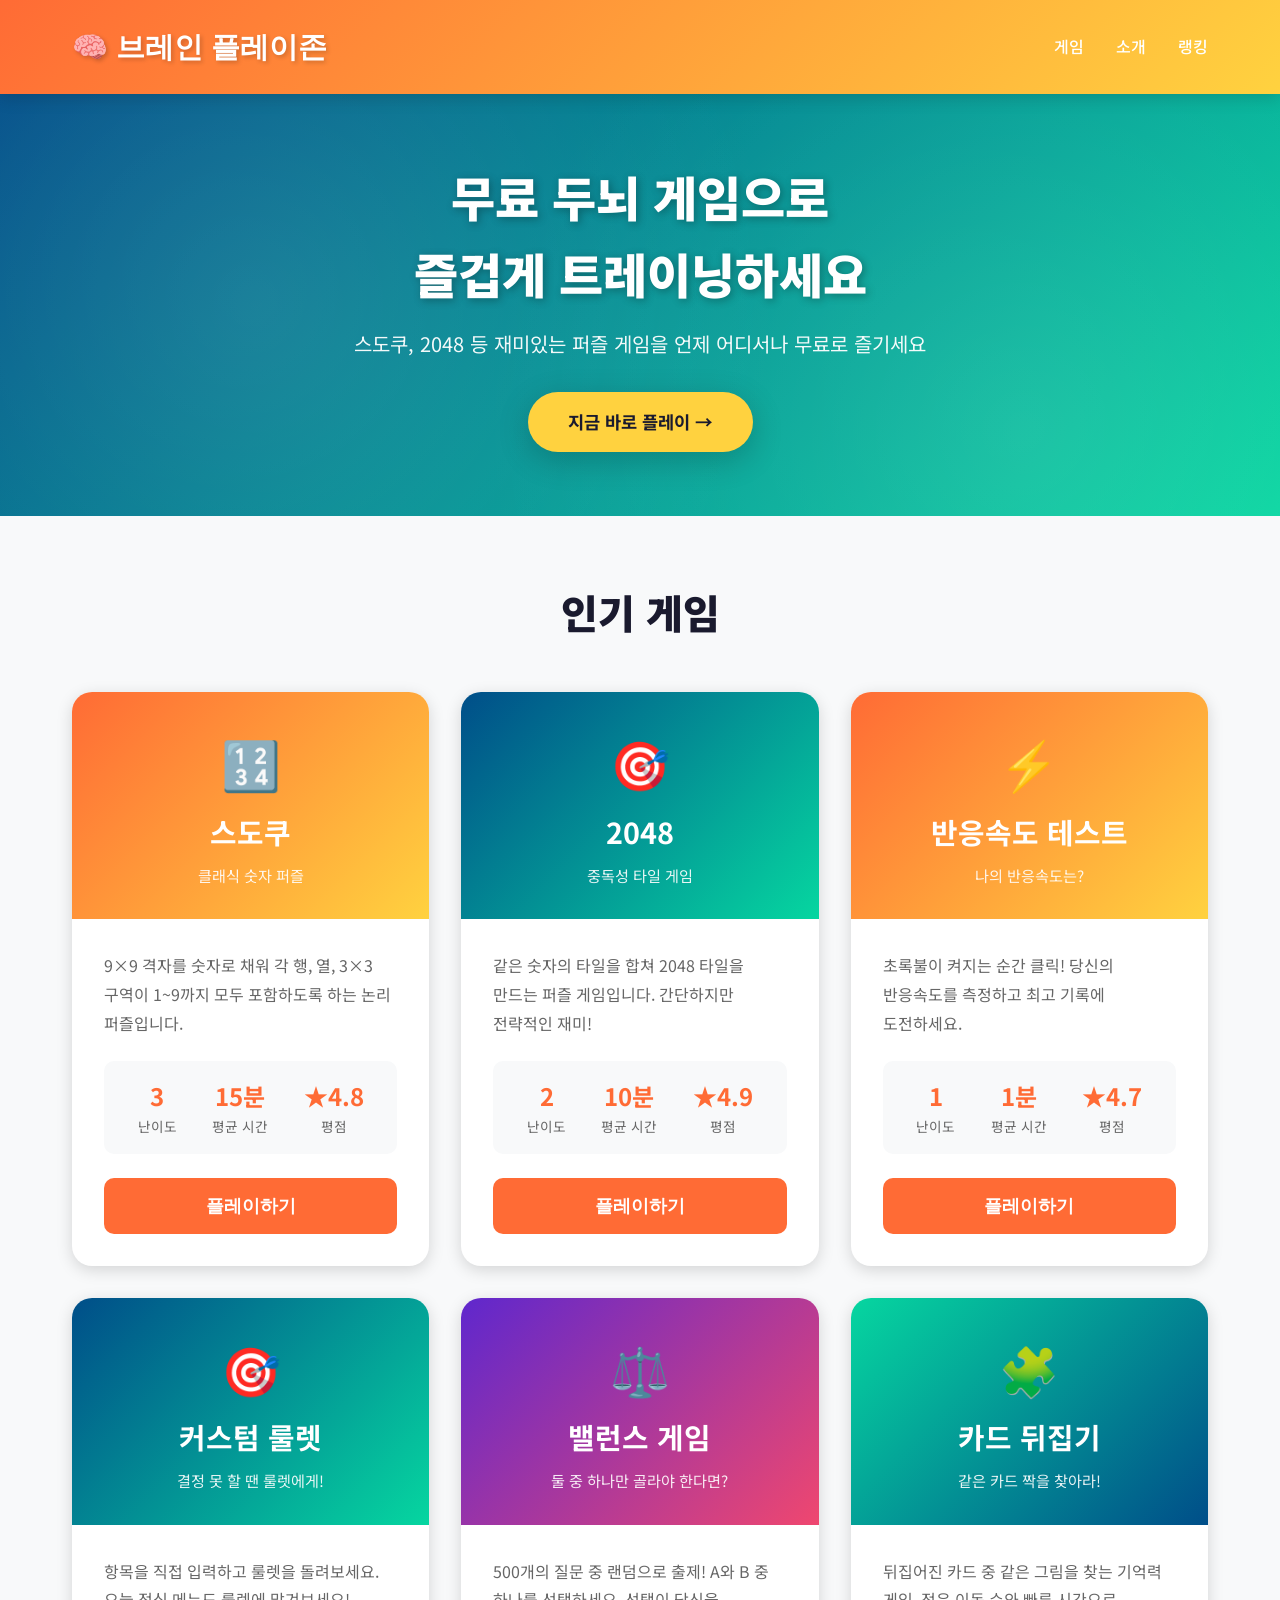
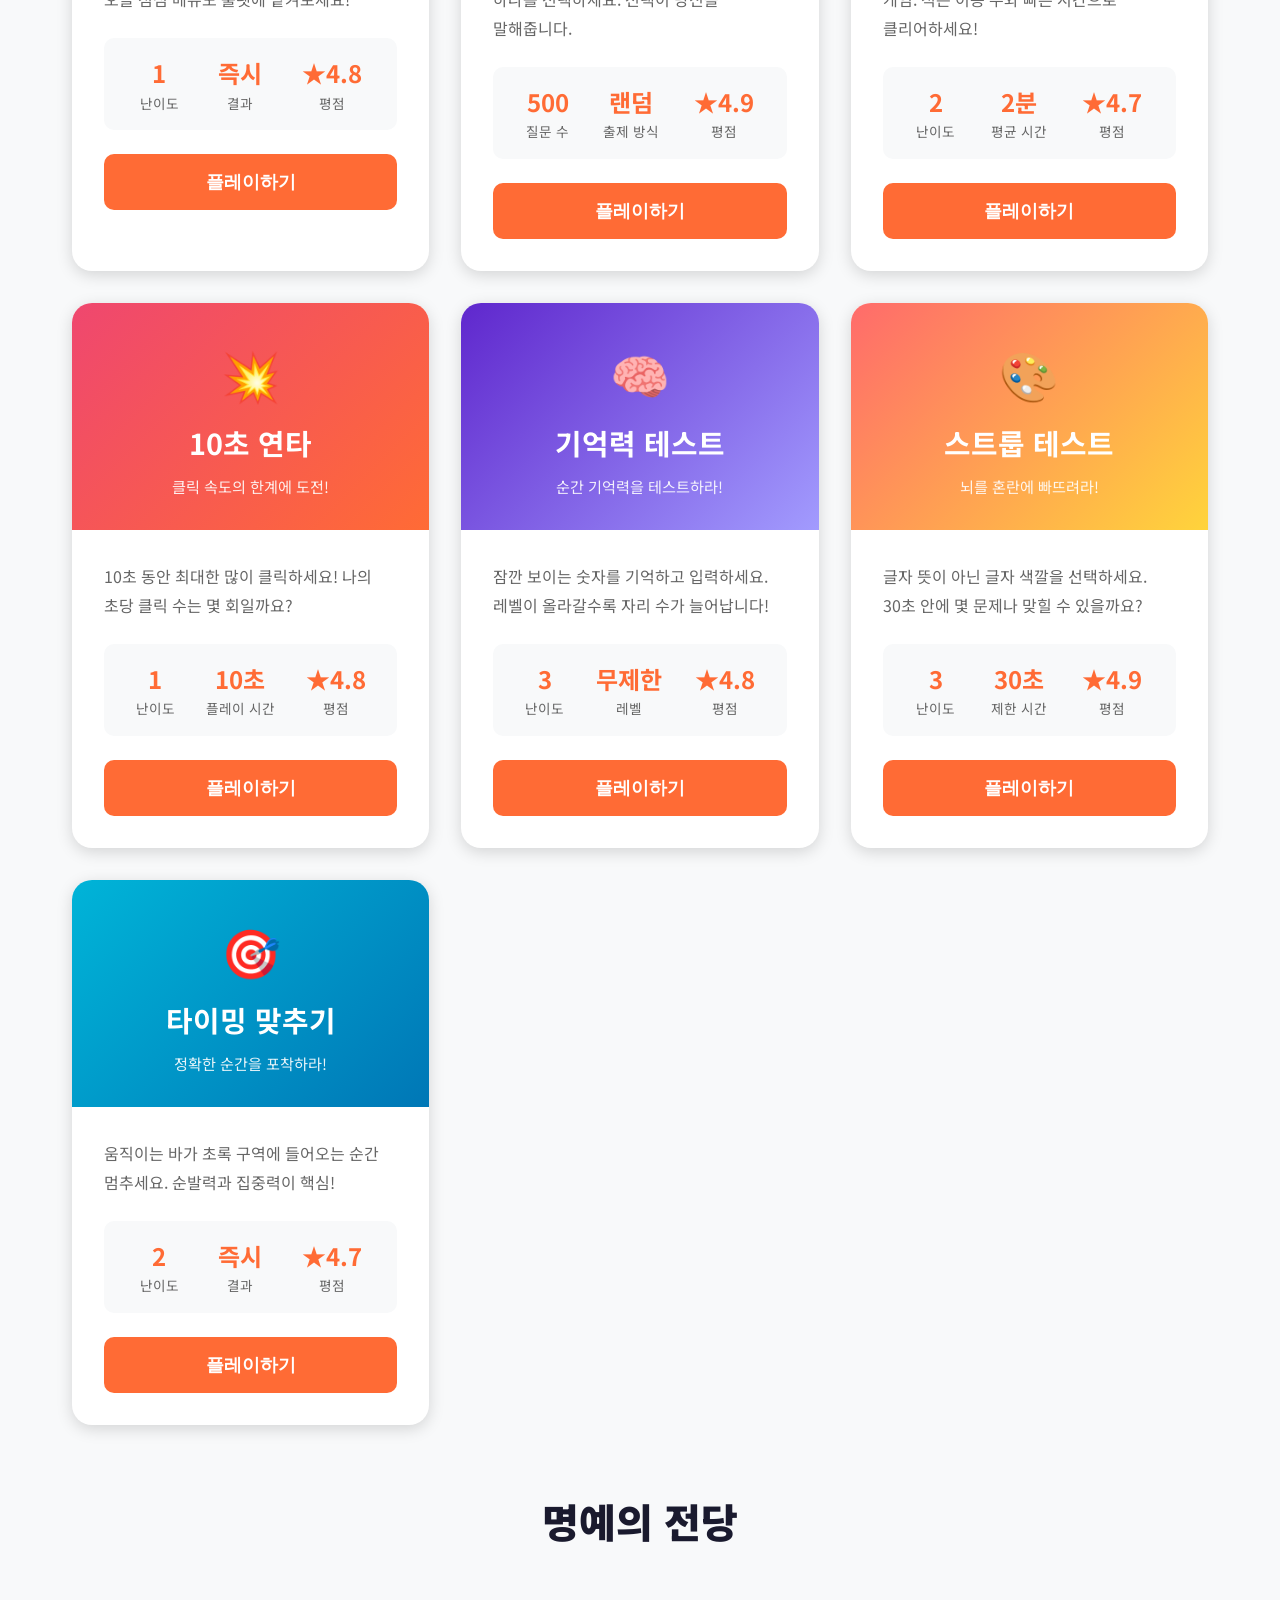
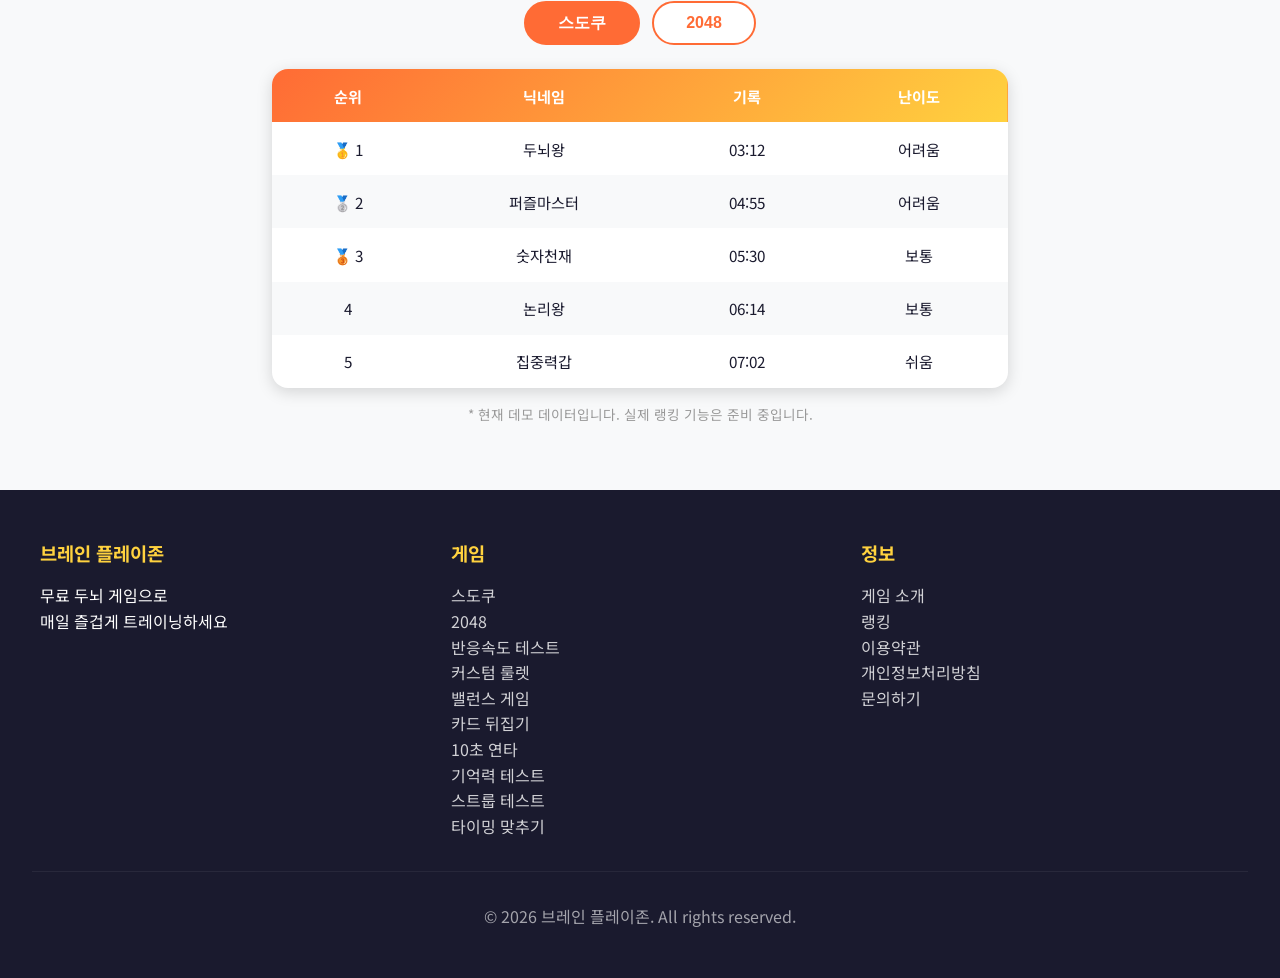
<file: index.html>
<!DOCTYPE html>
<html lang="ko">

<head>
    <meta charset="UTF-8">
    <meta name="viewport" content="width=device-width, initial-scale=1.0">
    <meta name="description" content="무료 두뇌 게임 포털 - 스도쿠, 2048 등 재미있는 퍼즐 게임을 무료로 즐기세요">
    <meta name="keywords" content="무료 게임, 스도쿠, 2048, 두뇌 게임, 퍼즐, 무료 스도쿠, 2048 게임">
    <meta property="og:title" content="브레인 플레이존 - 무료 두뇌 게임">
    <meta property="og:description" content="스도쿠, 2048 등 재미있는 두뇌 게임을 무료로 즐기세요">
    <meta property="og:type" content="website">
    <title>브레인 플레이존 - 무료 두뇌 게임 | 스도쿠, 2048</title>

    <link rel="preconnect" href="https://fonts.googleapis.com">
    <link rel="preconnect" href="https://fonts.gstatic.com" crossorigin>
    <link
        href="https://fonts.googleapis.com/css2?family=Noto+Sans+KR:wght@400;500;700;900&family=Righteous&display=swap"
        rel="stylesheet">
    <!-- Google Tag Manager -->
    <script>(function (w, d, s, l, i) {
            w[l] = w[l] || []; w[l].push({
                'gtm.start':
                    new Date().getTime(), event: 'gtm.js'
            }); var f = d.getElementsByTagName(s)[0],
                j = d.createElement(s), dl = l != 'dataLayer' ? '&l=' + l : ''; j.async = true; j.src =
                    'https://www.googletagmanager.com/gtm.js?id=' + i + dl; f.parentNode.insertBefore(j, f);
        })(window, document, 'script', 'dataLayer', 'GTM-WGSGCQ49');</script>
    <!-- End Google Tag Manager -->
    <!-- Google tag (gtag.js) -->
    <script async src="https://www.googletagmanager.com/gtag/js?id=G-FQTTVMX6F9"></script>
    <script>
        window.dataLayer = window.dataLayer || [];
        function gtag() { dataLayer.push(arguments); }
        gtag('js', new Date());
        gtag('config', 'G-FQTTVMX6F9');
    </script>
    <link rel="stylesheet" href="css/styles.css">
</head>

<body>
    <!-- Google Tag Manager (noscript) -->
    <noscript><iframe src="https://www.googletagmanager.com/ns.html?id=GTM-WGSGCQ49" height="0" width="0"
            style="display:none;visibility:hidden"></iframe></noscript>
    <!-- End Google Tag Manager (noscript) -->
    <!-- 헤더 -->
    <header>
        <nav>
            <div class="logo">🧠 브레인 플레이존</div>
            <ul class="nav-links">
                <li><a href="#games">게임</a></li>
                <li><a href="guide.html">소개</a></li>
                <li><a href="#ranking">랭킹</a></li>
            </ul>
        </nav>
    </header>

    <!-- 히어로 섹션 -->
    <section class="hero">
        <div class="hero-content">
            <h1>무료 두뇌 게임으로<br>즐겁게 트레이닝하세요</h1>
            <p>스도쿠, 2048 등 재미있는 퍼즐 게임을 언제 어디서나 무료로 즐기세요</p>
            <a href="#games" class="cta-button">지금 바로 플레이 →</a>
        </div>
    </section>

    <!-- 게임 섹션 -->
    <section class="games-section" id="games">
        <h2 class="section-title">인기 게임</h2>
        <div class="games-grid">
            <!-- 스도쿠 카드 -->
            <div class="game-card" onclick="openGame('sudoku')">
                <div class="game-header">
                    <div class="game-icon">🔢</div>
                    <h3 class="game-title">스도쿠</h3>
                    <p class="game-subtitle">클래식 숫자 퍼즐</p>
                </div>
                <div class="game-body">
                    <p class="game-description">
                        9×9 격자를 숫자로 채워 각 행, 열, 3×3 구역이 1~9까지 모두 포함하도록 하는 논리 퍼즐입니다.
                    </p>
                    <div class="game-stats">
                        <div class="stat">
                            <div class="stat-value">3</div>
                            <div class="stat-label">난이도</div>
                        </div>
                        <div class="stat">
                            <div class="stat-value">15분</div>
                            <div class="stat-label">평균 시간</div>
                        </div>
                        <div class="stat">
                            <div class="stat-value">★4.8</div>
                            <div class="stat-label">평점</div>
                        </div>
                    </div>
                    <button class="play-button">플레이하기</button>
                </div>
            </div>

            <!-- 2048 카드 -->
            <div class="game-card" onclick="openGame('2048')">
                <div class="game-header">
                    <div class="game-icon">🎯</div>
                    <h3 class="game-title">2048</h3>
                    <p class="game-subtitle">중독성 타일 게임</p>
                </div>
                <div class="game-body">
                    <p class="game-description">
                        같은 숫자의 타일을 합쳐 2048 타일을 만드는 퍼즐 게임입니다. 간단하지만 전략적인 재미!
                    </p>
                    <div class="game-stats">
                        <div class="stat">
                            <div class="stat-value">2</div>
                            <div class="stat-label">난이도</div>
                        </div>
                        <div class="stat">
                            <div class="stat-value">10분</div>
                            <div class="stat-label">평균 시간</div>
                        </div>
                        <div class="stat">
                            <div class="stat-value">★4.9</div>
                            <div class="stat-label">평점</div>
                        </div>
                    </div>
                    <button class="play-button">플레이하기</button>
                </div>
            </div>

            <!-- 반응속도 테스트 카드 -->
            <div class="game-card" onclick="location.href='reaction-test.html'">
                <div class="game-header">
                    <div class="game-icon">⚡</div>
                    <h3 class="game-title">반응속도 테스트</h3>
                    <p class="game-subtitle">나의 반응속도는?</p>
                </div>
                <div class="game-body">
                    <p class="game-description">
                        초록불이 켜지는 순간 클릭! 당신의 반응속도를 측정하고 최고 기록에 도전하세요.
                    </p>
                    <div class="game-stats">
                        <div class="stat">
                            <div class="stat-value">1</div>
                            <div class="stat-label">난이도</div>
                        </div>
                        <div class="stat">
                            <div class="stat-value">1분</div>
                            <div class="stat-label">평균 시간</div>
                        </div>
                        <div class="stat">
                            <div class="stat-value">★4.7</div>
                            <div class="stat-label">평점</div>
                        </div>
                    </div>
                    <button class="play-button">플레이하기</button>
                </div>
            </div>

            <!-- 커스텀 룰렛 카드 -->
            <div class="game-card" onclick="location.href='roulette.html'">
                <div class="game-header">
                    <div class="game-icon">🎯</div>
                    <h3 class="game-title">커스텀 룰렛</h3>
                    <p class="game-subtitle">결정 못 할 땐 룰렛에게!</p>
                </div>
                <div class="game-body">
                    <p class="game-description">
                        항목을 직접 입력하고 룰렛을 돌려보세요. 오늘 점심 메뉴도 룰렛에 맡겨보세요!
                    </p>
                    <div class="game-stats">
                        <div class="stat">
                            <div class="stat-value">1</div>
                            <div class="stat-label">난이도</div>
                        </div>
                        <div class="stat">
                            <div class="stat-value">즉시</div>
                            <div class="stat-label">결과</div>
                        </div>
                        <div class="stat">
                            <div class="stat-value">★4.8</div>
                            <div class="stat-label">평점</div>
                        </div>
                    </div>
                    <button class="play-button">플레이하기</button>
                </div>
            </div>

            <!-- 밸런스 게임 카드 -->
            <div class="game-card" onclick="location.href='balance-game.html'">
                <div class="game-header">
                    <div class="game-icon">⚖️</div>
                    <h3 class="game-title">밸런스 게임</h3>
                    <p class="game-subtitle">둘 중 하나만 골라야 한다면?</p>
                </div>
                <div class="game-body">
                    <p class="game-description">
                        500개의 질문 중 랜덤으로 출제! A와 B 중 하나를 선택하세요. 선택이 당신을 말해줍니다.
                    </p>
                    <div class="game-stats">
                        <div class="stat">
                            <div class="stat-value">500</div>
                            <div class="stat-label">질문 수</div>
                        </div>
                        <div class="stat">
                            <div class="stat-value">랜덤</div>
                            <div class="stat-label">출제 방식</div>
                        </div>
                        <div class="stat">
                            <div class="stat-value">★4.9</div>
                            <div class="stat-label">평점</div>
                        </div>
                    </div>
                    <button class="play-button">플레이하기</button>
                </div>
            </div>

            <!-- 카드 뒤집기 카드 -->
            <div class="game-card" onclick="location.href='card-memory.html'">
                <div class="game-header">
                    <div class="game-icon">🧩</div>
                    <h3 class="game-title">카드 뒤집기</h3>
                    <p class="game-subtitle">같은 카드 짝을 찾아라!</p>
                </div>
                <div class="game-body">
                    <p class="game-description">
                        뒤집어진 카드 중 같은 그림을 찾는 기억력 게임. 적은 이동 수와 빠른 시간으로 클리어하세요!
                    </p>
                    <div class="game-stats">
                        <div class="stat">
                            <div class="stat-value">2</div>
                            <div class="stat-label">난이도</div>
                        </div>
                        <div class="stat">
                            <div class="stat-value">2분</div>
                            <div class="stat-label">평균 시간</div>
                        </div>
                        <div class="stat">
                            <div class="stat-value">★4.7</div>
                            <div class="stat-label">평점</div>
                        </div>
                    </div>
                    <button class="play-button">플레이하기</button>
                </div>
            </div>

            <!-- 10초 연타 카드 -->
            <div class="game-card" onclick="location.href='click-speed.html'">
                <div class="game-header">
                    <div class="game-icon">💥</div>
                    <h3 class="game-title">10초 연타</h3>
                    <p class="game-subtitle">클릭 속도의 한계에 도전!</p>
                </div>
                <div class="game-body">
                    <p class="game-description">
                        10초 동안 최대한 많이 클릭하세요! 나의 초당 클릭 수는 몇 회일까요?
                    </p>
                    <div class="game-stats">
                        <div class="stat">
                            <div class="stat-value">1</div>
                            <div class="stat-label">난이도</div>
                        </div>
                        <div class="stat">
                            <div class="stat-value">10초</div>
                            <div class="stat-label">플레이 시간</div>
                        </div>
                        <div class="stat">
                            <div class="stat-value">★4.8</div>
                            <div class="stat-label">평점</div>
                        </div>
                    </div>
                    <button class="play-button">플레이하기</button>
                </div>
            </div>

            <!-- 기억력 테스트 카드 -->
            <div class="game-card" onclick="location.href='memory-test.html'">
                <div class="game-header">
                    <div class="game-icon">🧠</div>
                    <h3 class="game-title">기억력 테스트</h3>
                    <p class="game-subtitle">순간 기억력을 테스트하라!</p>
                </div>
                <div class="game-body">
                    <p class="game-description">
                        잠깐 보이는 숫자를 기억하고 입력하세요. 레벨이 올라갈수록 자리 수가 늘어납니다!
                    </p>
                    <div class="game-stats">
                        <div class="stat">
                            <div class="stat-value">3</div>
                            <div class="stat-label">난이도</div>
                        </div>
                        <div class="stat">
                            <div class="stat-value">무제한</div>
                            <div class="stat-label">레벨</div>
                        </div>
                        <div class="stat">
                            <div class="stat-value">★4.8</div>
                            <div class="stat-label">평점</div>
                        </div>
                    </div>
                    <button class="play-button">플레이하기</button>
                </div>
            </div>

            <!-- 스트룹 테스트 카드 -->
            <div class="game-card" onclick="location.href='stroop-test.html'">
                <div class="game-header">
                    <div class="game-icon">🎨</div>
                    <h3 class="game-title">스트룹 테스트</h3>
                    <p class="game-subtitle">뇌를 혼란에 빠뜨려라!</p>
                </div>
                <div class="game-body">
                    <p class="game-description">
                        글자 뜻이 아닌 글자 색깔을 선택하세요. 30초 안에 몇 문제나 맞힐 수 있을까요?
                    </p>
                    <div class="game-stats">
                        <div class="stat">
                            <div class="stat-value">3</div>
                            <div class="stat-label">난이도</div>
                        </div>
                        <div class="stat">
                            <div class="stat-value">30초</div>
                            <div class="stat-label">제한 시간</div>
                        </div>
                        <div class="stat">
                            <div class="stat-value">★4.9</div>
                            <div class="stat-label">평점</div>
                        </div>
                    </div>
                    <button class="play-button">플레이하기</button>
                </div>
            </div>

            <!-- 타이밍 맞추기 카드 -->
            <div class="game-card" onclick="location.href='timing-game.html'">
                <div class="game-header">
                    <div class="game-icon">🎯</div>
                    <h3 class="game-title">타이밍 맞추기</h3>
                    <p class="game-subtitle">정확한 순간을 포착하라!</p>
                </div>
                <div class="game-body">
                    <p class="game-description">
                        움직이는 바가 초록 구역에 들어오는 순간 멈추세요. 순발력과 집중력이 핵심!
                    </p>
                    <div class="game-stats">
                        <div class="stat">
                            <div class="stat-value">2</div>
                            <div class="stat-label">난이도</div>
                        </div>
                        <div class="stat">
                            <div class="stat-value">즉시</div>
                            <div class="stat-label">결과</div>
                        </div>
                        <div class="stat">
                            <div class="stat-value">★4.7</div>
                            <div class="stat-label">평점</div>
                        </div>
                    </div>
                    <button class="play-button">플레이하기</button>
                </div>
            </div>
        </div>
    </section>

    <!-- 스도쿠 게임 모달 -->
    <div class="game-modal" id="sudoku-modal">
        <div class="modal-content">
            <div class="modal-header">
                <h3 class="modal-title">스도쿠</h3>
                <button class="close-button" onclick="closeGame('sudoku')">×</button>
            </div>
            <div class="modal-body">
                <div class="game-controls">
                    <div class="difficulty-selector">
                        <button class="difficulty-btn active" onclick="changeDifficulty('easy')">쉬움</button>
                        <button class="difficulty-btn" onclick="changeDifficulty('medium')">보통</button>
                        <button class="difficulty-btn" onclick="changeDifficulty('hard')">어려움</button>
                    </div>
                    <div class="game-info">
                        <div class="info-item">
                            <div class="info-label">실수</div>
                            <div class="info-value" id="mistakes">0</div>
                        </div>
                        <div class="info-item">
                            <div class="info-label">시간</div>
                            <div class="info-value" id="timer">00:00</div>
                        </div>
                    </div>
                </div>

                <div class="sudoku-grid" id="sudoku-grid"></div>

                <div class="number-pad">
                    <button class="number-btn" onclick="inputNumber(1)">1</button>
                    <button class="number-btn" onclick="inputNumber(2)">2</button>
                    <button class="number-btn" onclick="inputNumber(3)">3</button>
                    <button class="number-btn" onclick="inputNumber(4)">4</button>
                    <button class="number-btn" onclick="inputNumber(5)">5</button>
                    <button class="number-btn" onclick="inputNumber(6)">6</button>
                    <button class="number-btn" onclick="inputNumber(7)">7</button>
                    <button class="number-btn" onclick="inputNumber(8)">8</button>
                    <button class="number-btn" onclick="inputNumber(9)">9</button>
                    <button class="number-btn" onclick="inputNumber(0)">지우기</button>
                </div>

                <div class="action-buttons">
                    <button class="action-btn btn-new" onclick="newSudokuGame()">새 게임</button>
                    <button class="action-btn btn-hint" onclick="getHint()">힌트</button>
                    <button class="action-btn btn-check" onclick="checkSolution()">확인</button>
                </div>
            </div>
        </div>
    </div>

    <!-- 2048 게임 모달 -->
    <div class="game-modal" id="2048-modal">
        <div class="modal-content">
            <div class="modal-header">
                <h3 class="modal-title">2048</h3>
                <button class="close-button" onclick="closeGame('2048')">×</button>
            </div>
            <div class="modal-body">
                <div class="game-controls">
                    <div class="game-info">
                        <div class="info-item">
                            <div class="info-label">점수</div>
                            <div class="info-value" id="score-2048">0</div>
                        </div>
                        <div class="info-item">
                            <div class="info-label">최고점</div>
                            <div class="info-value" id="best-2048">0</div>
                        </div>
                    </div>
                </div>

                <div class="game-2048-grid" id="grid-2048"></div>

                <div style="text-align: center; color: #666; margin-bottom: 1rem;">
                    ⌨️ 화살표 키 또는 스와이프로 타일을 이동하세요
                </div>

                <div class="action-buttons">
                    <button class="action-btn btn-new" onclick="new2048Game()">새 게임</button>
                </div>
            </div>
        </div>
    </div>

    <!-- 랭킹 섹션 -->
    <section class="ranking-section" id="ranking">
        <h2 class="section-title">명예의 전당</h2>
        <div class="ranking-tabs">
            <button class="ranking-tab active" onclick="showRanking('sudoku')">스도쿠</button>
            <button class="ranking-tab" onclick="showRanking('2048')">2048</button>
        </div>
        <div class="ranking-table-wrap">
            <table class="ranking-table" id="ranking-sudoku">
                <thead>
                    <tr>
                        <th>순위</th>
                        <th>닉네임</th>
                        <th>기록</th>
                        <th>난이도</th>
                    </tr>
                </thead>
                <tbody>
                    <tr>
                        <td>🥇 1</td>
                        <td>두뇌왕</td>
                        <td>03:12</td>
                        <td>어려움</td>
                    </tr>
                    <tr>
                        <td>🥈 2</td>
                        <td>퍼즐마스터</td>
                        <td>04:55</td>
                        <td>어려움</td>
                    </tr>
                    <tr>
                        <td>🥉 3</td>
                        <td>숫자천재</td>
                        <td>05:30</td>
                        <td>보통</td>
                    </tr>
                    <tr>
                        <td>4</td>
                        <td>논리왕</td>
                        <td>06:14</td>
                        <td>보통</td>
                    </tr>
                    <tr>
                        <td>5</td>
                        <td>집중력갑</td>
                        <td>07:02</td>
                        <td>쉬움</td>
                    </tr>
                </tbody>
            </table>
            <table class="ranking-table" id="ranking-2048" style="display:none;">
                <thead>
                    <tr>
                        <th>순위</th>
                        <th>닉네임</th>
                        <th>점수</th>
                        <th>최고 타일</th>
                    </tr>
                </thead>
                <tbody>
                    <tr>
                        <td>🥇 1</td>
                        <td>합치기고수</td>
                        <td>98,420</td>
                        <td>4096</td>
                    </tr>
                    <tr>
                        <td>🥈 2</td>
                        <td>타일킹</td>
                        <td>72,580</td>
                        <td>2048</td>
                    </tr>
                    <tr>
                        <td>🥉 3</td>
                        <td>전략가</td>
                        <td>61,200</td>
                        <td>2048</td>
                    </tr>
                    <tr>
                        <td>4</td>
                        <td>수학천재</td>
                        <td>54,380</td>
                        <td>1024</td>
                    </tr>
                    <tr>
                        <td>5</td>
                        <td>두뇌파워</td>
                        <td>48,910</td>
                        <td>1024</td>
                    </tr>
                </tbody>
            </table>
        </div>
        <p class="ranking-notice">* 현재 데모 데이터입니다. 실제 랭킹 기능은 준비 중입니다.</p>
    </section>

    <!-- 푸터 -->
    <footer>
        <div class="footer-content">
            <div class="footer-section">
                <h3>브레인 플레이존</h3>
                <p>무료 두뇌 게임으로<br>매일 즐겁게 트레이닝하세요</p>
            </div>
            <div class="footer-section">
                <h3>게임</h3>
                <ul>
                    <li><a href="#" onclick="openGame('sudoku')">스도쿠</a></li>
                    <li><a href="#" onclick="openGame('2048')">2048</a></li>
                    <li><a href="reaction-test.html">반응속도 테스트</a></li>
                    <li><a href="roulette.html">커스텀 룰렛</a></li>
                    <li><a href="balance-game.html">밸런스 게임</a></li>
                    <li><a href="card-memory.html">카드 뒤집기</a></li>
                    <li><a href="click-speed.html">10초 연타</a></li>
                    <li><a href="memory-test.html">기억력 테스트</a></li>
                    <li><a href="stroop-test.html">스트룹 테스트</a></li>
                    <li><a href="timing-game.html">타이밍 맞추기</a></li>
                </ul>
            </div>
            <div class="footer-section">
                <h3>정보</h3>
                <ul>
                    <li><a href="guide.html">게임 소개</a></li>
                    <li><a href="#ranking">랭킹</a></li>
                    <li><a href="terms.html">이용약관</a></li>
                    <li><a href="privacy.html">개인정보처리방침</a></li>
                    <li><a href="https://open.kakao.com/o/sORt2goi">문의하기</a></li>
                </ul>
            </div>
        </div>
        <div class="copyright">
            © 2026 브레인 플레이존. All rights reserved.
        </div>
    </footer>

    <script src="js/sudoku-game.js"></script>
    <script src="js/2048-game.js"></script>
    <script src="js/main.js"></script>
</body>

</html>
</file>
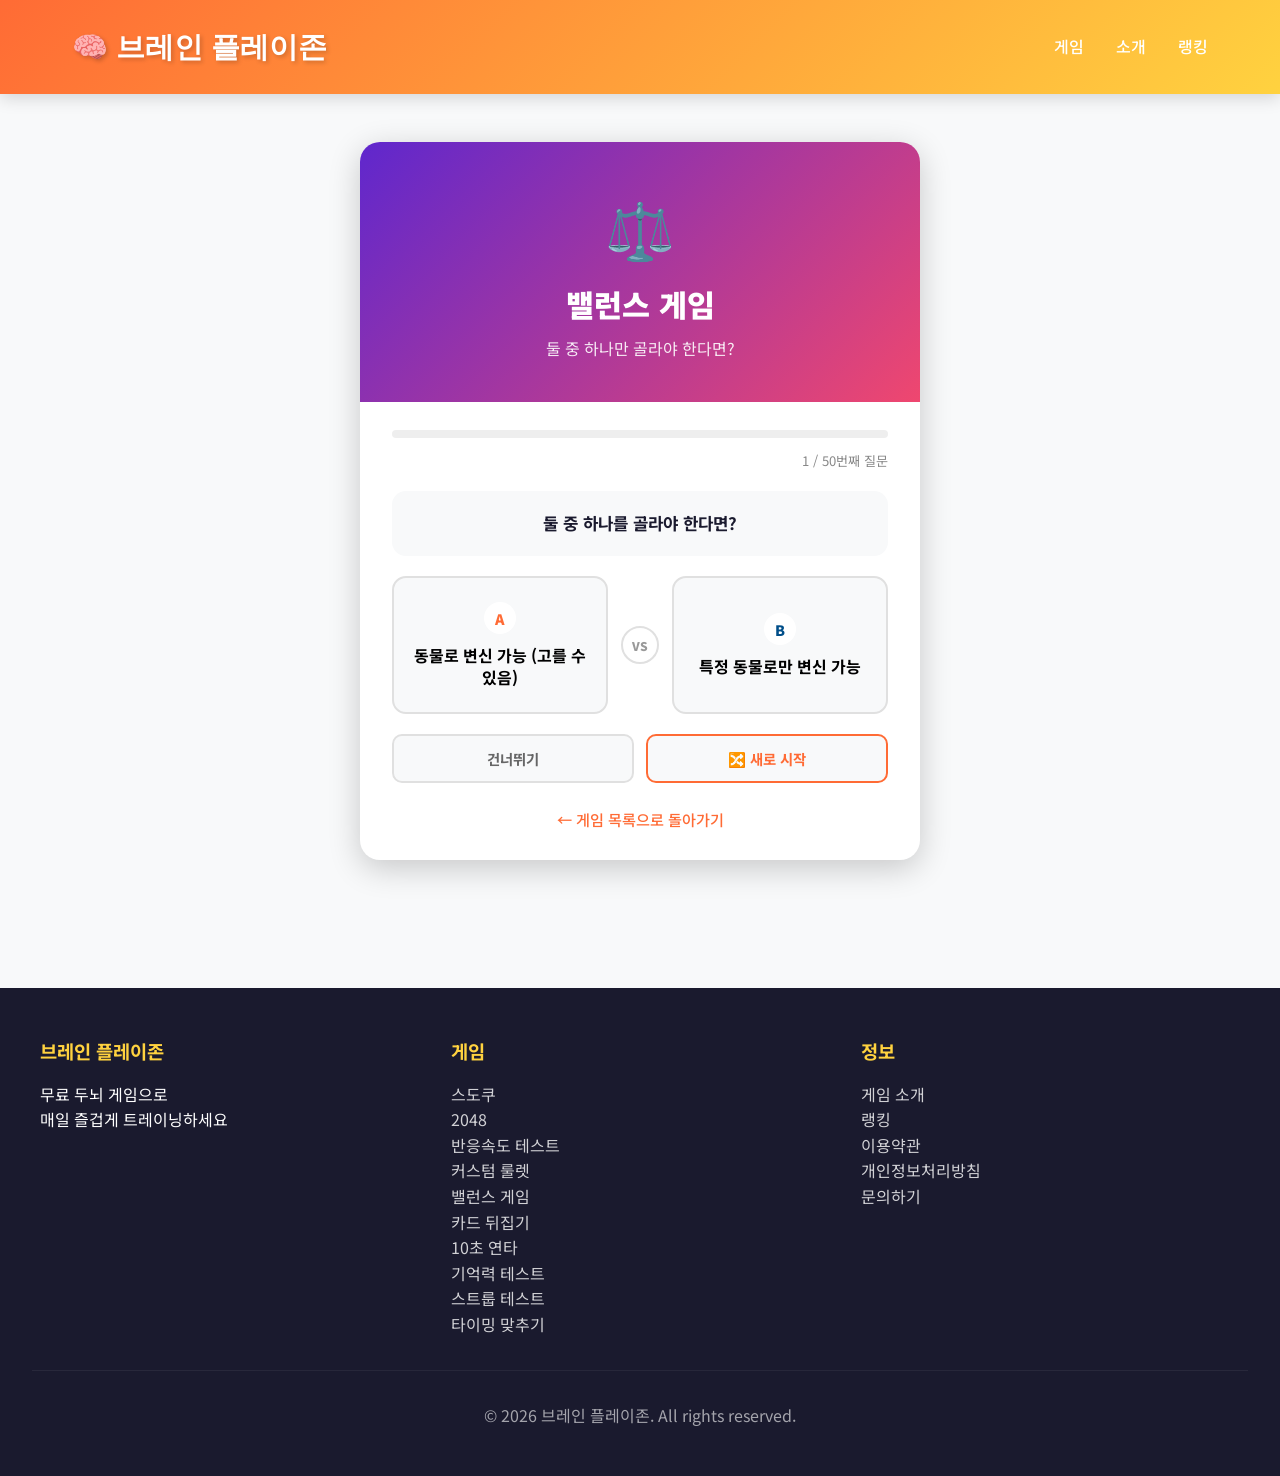
<file: balance-game.html>
<!DOCTYPE html>
<html lang="ko">

<head>
    <meta charset="UTF-8" />
    <title>밸런스 게임 - 브레인 플레이존</title>
    <meta name="viewport" content="width=device-width, initial-scale=1.0" />
    <meta name="description" content="500가지 밸런스 게임 질문! A와 B 중 하나를 선택하세요. 매번 다른 질문이 랜덤으로 나와요.">
    <meta name="keywords" content="밸런스 게임, 이거 아니면 저거, 선택 게임, 두뇌 게임, 무료 게임">
    <link rel="preconnect" href="https://fonts.googleapis.com">
    <link rel="preconnect" href="https://fonts.gstatic.com" crossorigin>
    <link href="https://fonts.googleapis.com/css2?family=Noto+Sans+KR:wght@400;500;700;900&family=Righteous&display=swap" rel="stylesheet">
    <!-- Google Tag Manager -->
    <script>(function (w, d, s, l, i) {
            w[l] = w[l] || []; w[l].push({
                'gtm.start':
                    new Date().getTime(), event: 'gtm.js'
            }); var f = d.getElementsByTagName(s)[0],
                j = d.createElement(s), dl = l != 'dataLayer' ? '&l=' + l : ''; j.async = true; j.src =
                    'https://www.googletagmanager.com/gtm.js?id=' + i + dl; f.parentNode.insertBefore(j, f);
        })(window, document, 'script', 'dataLayer', 'GTM-WGSGCQ49');</script>
    <!-- End Google Tag Manager -->
    <link rel="stylesheet" href="css/styles.css">
    <link rel="stylesheet" href="css/balance-game.css">
</head>

<body>
    <!-- Google Tag Manager (noscript) -->
    <noscript><iframe src="https://www.googletagmanager.com/ns.html?id=GTM-WGSGCQ49" height="0" width="0"
            style="display:none;visibility:hidden"></iframe></noscript>
    <!-- End Google Tag Manager (noscript) -->

    <!-- 헤더 -->
    <header>
        <nav>
            <a href="index.html" class="logo">🧠 브레인 플레이존</a>
            <ul class="nav-links">
                <li><a href="index.html#games">게임</a></li>
                <li><a href="guide.html">소개</a></li>
                <li><a href="index.html#ranking">랭킹</a></li>
            </ul>
        </nav>
    </header>

    <!-- 게임 영역 -->
    <main class="balance-main">
        <div class="balance-card">
            <div class="balance-header">
                <div class="game-icon">⚖️</div>
                <h1 class="game-title">밸런스 게임</h1>
                <p class="game-subtitle">둘 중 하나만 골라야 한다면?</p>
            </div>

            <div class="balance-body">

                <!-- 진행 상태 -->
                <div class="progress-bar-wrap">
                    <div class="progress-bar" id="progressBar"></div>
                </div>
                <div class="progress-text">
                    <span id="currentNum">1</span> / <span id="totalNum">500</span>번째 질문
                </div>

                <!-- 질문 카드 -->
                <div class="question-area" id="questionArea">
                    <div class="question-text" id="questionText">둘 중 하나를 선택하세요!</div>
                </div>

                <!-- 선택 버튼 -->
                <div class="choice-wrap">
                    <button class="choice-btn choice-a" id="btnA" onclick="choose('a')">
                        <span class="choice-label">A</span>
                        <span class="choice-text" id="textA"></span>
                    </button>

                    <div class="vs-badge">VS</div>

                    <button class="choice-btn choice-b" id="btnB" onclick="choose('b')">
                        <span class="choice-label">B</span>
                        <span class="choice-text" id="textB"></span>
                    </button>
                </div>

                <!-- 결과 / 다음 -->
                <div class="result-area" id="resultArea" style="display:none;">
                    <div class="result-message" id="resultMessage"></div>
                    <button class="btn-next" id="btnNext" onclick="nextQuestion()">다음 질문 →</button>
                </div>

                <!-- 액션 버튼 -->
                <div class="action-row">
                    <button class="btn-skip" onclick="skipQuestion()">건너뛰기</button>
                    <button class="btn-restart" onclick="restartGame()">🔀 새로 시작</button>
                </div>

                <a href="index.html" class="back-link">← 게임 목록으로 돌아가기</a>
            </div>
        </div>
    </main>

    <!-- 푸터 -->
    <footer>
        <div class="footer-content">
            <div class="footer-section">
                <h3>브레인 플레이존</h3>
                <p>무료 두뇌 게임으로<br>매일 즐겁게 트레이닝하세요</p>
            </div>
            <div class="footer-section">
                <h3>게임</h3>
                <ul>
                    <li><a href="index.html#games">스도쿠</a></li>
                    <li><a href="index.html#games">2048</a></li>
                    <li><a href="reaction-test.html">반응속도 테스트</a></li>
                    <li><a href="roulette.html">커스텀 룰렛</a></li>
                    <li><a href="balance-game.html">밸런스 게임</a></li>
                    <li><a href="card-memory.html">카드 뒤집기</a></li>
                    <li><a href="click-speed.html">10초 연타</a></li>
                    <li><a href="memory-test.html">기억력 테스트</a></li>
                    <li><a href="stroop-test.html">스트룹 테스트</a></li>
                    <li><a href="timing-game.html">타이밍 맞추기</a></li>
                </ul>
            </div>
            <div class="footer-section">
                <h3>정보</h3>
                <ul>
                    <li><a href="guide.html">게임 소개</a></li>
                    <li><a href="index.html#ranking">랭킹</a></li>
                    <li><a href="terms.html">이용약관</a></li>
                    <li><a href="privacy.html">개인정보처리방침</a></li>
                    <li><a href="https://open.kakao.com/o/sORt2goi">문의하기</a></li>
                </ul>
            </div>
        </div>
        <div class="copyright">
            © 2026 브레인 플레이존. All rights reserved.
        </div>
    </footer>

    <!-- 질문 데이터 import -->
    <script src="js/balance-questions.js"></script>
    <script>
        let queue = [];
        let currentIndex = 0;
        let answered = false;

        const SESSION_SIZE = 50;

        function initGame() {
            queue = shuffleQuestions(BALANCE_QUESTIONS).slice(0, SESSION_SIZE);
            currentIndex = 0;
            answered = false;
            document.getElementById("totalNum").textContent = SESSION_SIZE;
            loadQuestion();
        }

        function loadQuestion() {
            const q = queue[currentIndex];
            answered = false;

            document.getElementById("currentNum").textContent = currentIndex + 1;
            document.getElementById("questionText").textContent = "둘 중 하나를 골라야 한다면?";
            document.getElementById("textA").textContent = q.a;
            document.getElementById("textB").textContent = q.b;

            // 진행 바
            const pct = ((currentIndex) / queue.length) * 100;
            document.getElementById("progressBar").style.width = pct + "%";

            // 버튼 초기화
            const btnA = document.getElementById("btnA");
            const btnB = document.getElementById("btnB");
            btnA.classList.remove("selected", "dimmed");
            btnB.classList.remove("selected", "dimmed");
            btnA.disabled = false;
            btnB.disabled = false;

            // 결과 영역 숨기기
            document.getElementById("resultArea").style.display = "none";
        }

        function choose(side) {
            if (answered) return;
            answered = true;

            const q = queue[currentIndex];
            const chosen = side === "a" ? q.a : q.b;
            const btnA = document.getElementById("btnA");
            const btnB = document.getElementById("btnB");

            if (side === "a") {
                btnA.classList.add("selected");
                btnB.classList.add("dimmed");
            } else {
                btnB.classList.add("selected");
                btnA.classList.add("dimmed");
            }

            btnA.disabled = true;
            btnB.disabled = true;

            const messages = [
                `"${chosen}" 선택! 확고한 취향이네요 😎`,
                `역시 "${chosen}"! 좋은 선택입니다 👍`,
                `"${chosen}"을(를) 골랐군요! 납득이 되네요 🤔`,
                `"${chosen}" 선택! 이유가 궁금한데요? 😄`,
                `오 "${chosen}"! 의외의 선택이네요 😲`,
                `"${chosen}" 선택 완료! 다음 질문 보러 가요 🚀`,
            ];
            const msg = messages[Math.floor(Math.random() * messages.length)];

            const resultArea = document.getElementById("resultArea");
            document.getElementById("resultMessage").textContent = msg;
            resultArea.style.display = "flex";

            if (currentIndex >= queue.length - 1) {
                document.getElementById("btnNext").textContent = "처음부터 다시 🔀";
            } else {
                document.getElementById("btnNext").textContent = "다음 질문 →";
            }
        }

        function nextQuestion() {
            currentIndex++;
            if (currentIndex >= queue.length) {
                restartGame();
            } else {
                loadQuestion();
            }
        }

        function skipQuestion() {
            if (currentIndex < queue.length - 1) {
                currentIndex++;
                loadQuestion();
            }
        }

        function restartGame() {
            initGame();
        }

        initGame();
    </script>

</body>

</html>
</file>
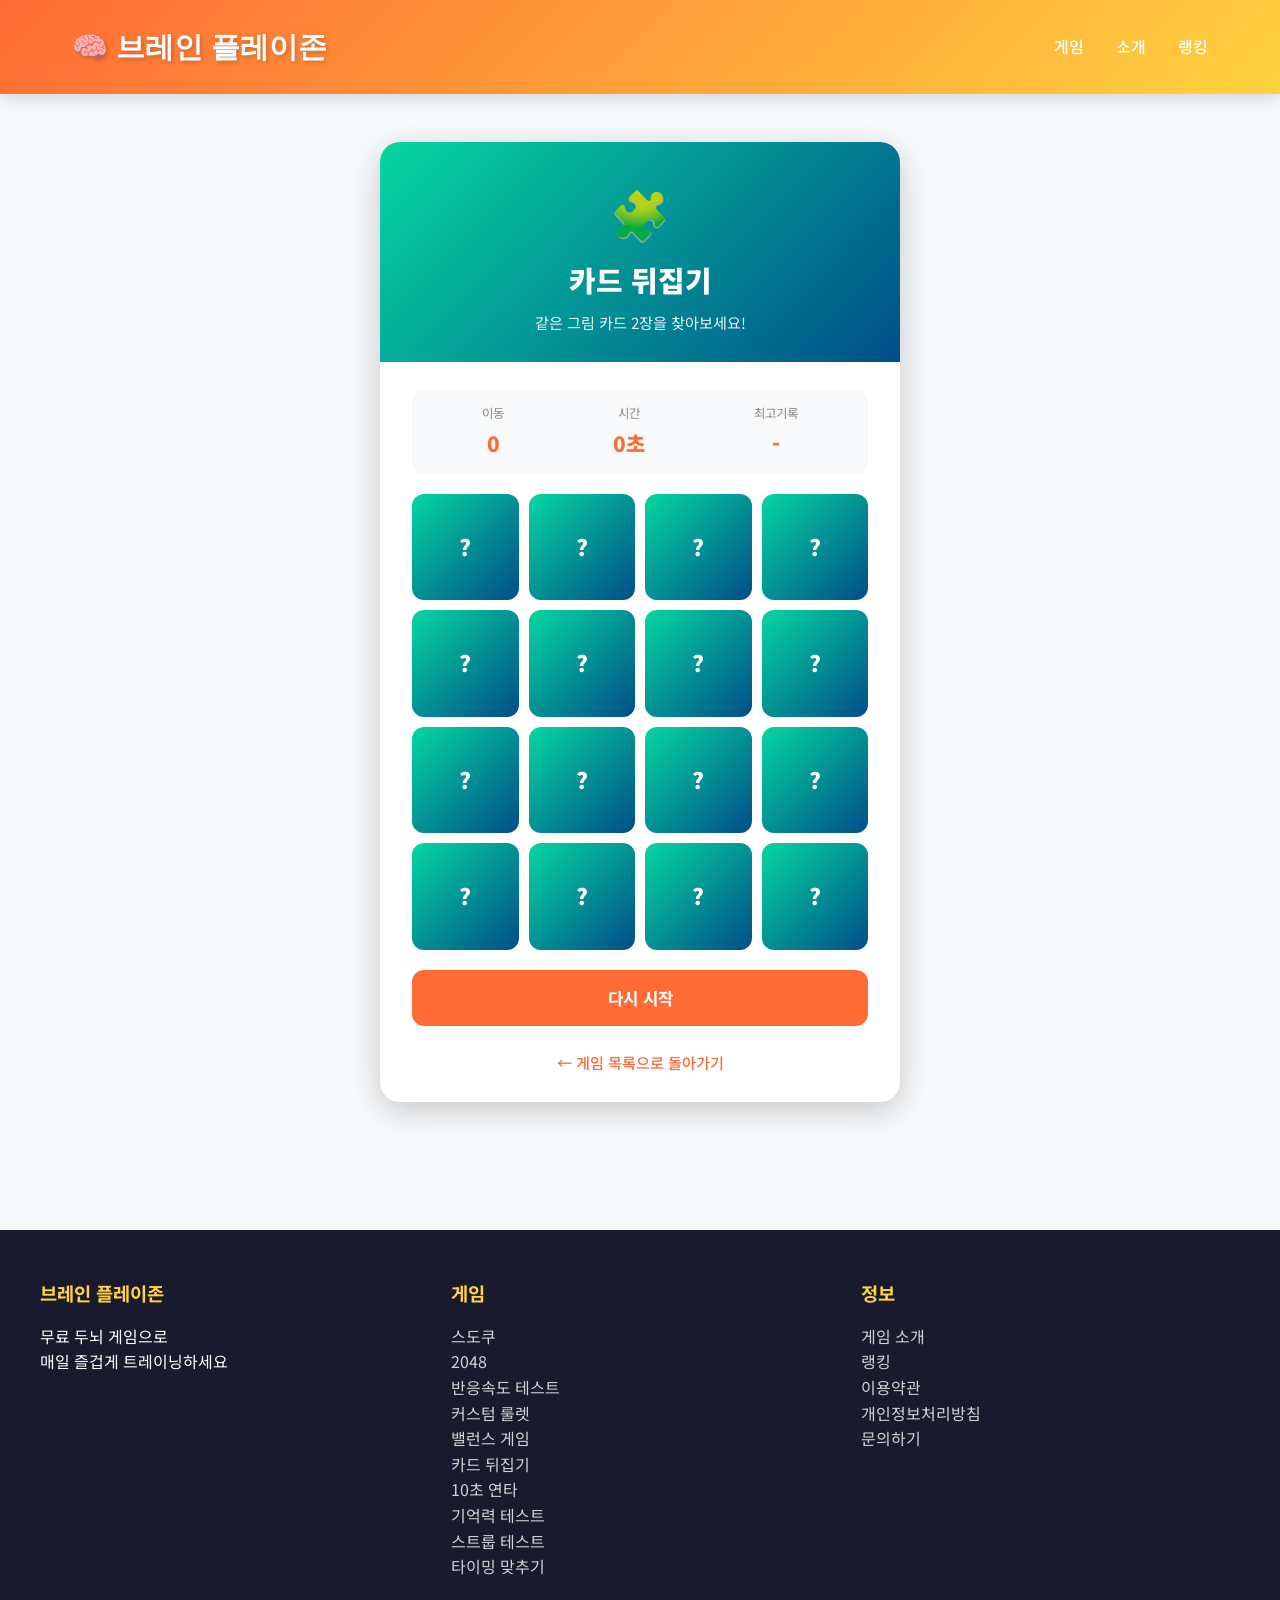
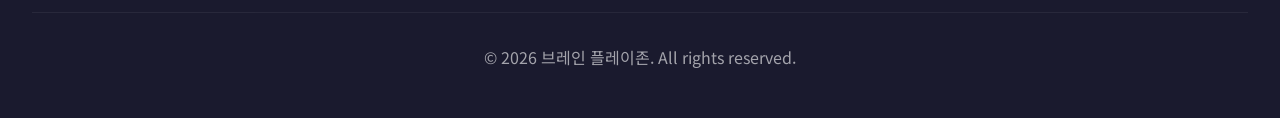
<file: card-memory.html>
<!DOCTYPE html>
<html lang="ko">

<head>
    <meta charset="UTF-8" />
    <title>카드 뒤집기 게임 - 브레인 플레이존</title>
    <meta name="viewport" content="width=device-width, initial-scale=1.0" />
    <meta name="description" content="카드 뒤집기 기억력 게임. 같은 그림 카드 2장을 찾아 맞추세요. 무료 두뇌 트레이닝!">
    <meta name="keywords" content="카드 뒤집기, 기억력 게임, 짝 맞추기, 두뇌 게임, 무료 게임">
    <link rel="preconnect" href="https://fonts.googleapis.com">
    <link rel="preconnect" href="https://fonts.gstatic.com" crossorigin>
    <link href="https://fonts.googleapis.com/css2?family=Noto+Sans+KR:wght@400;500;700;900&family=Righteous&display=swap" rel="stylesheet">
    <!-- Google Tag Manager -->
    <script>(function (w, d, s, l, i) {
            w[l] = w[l] || []; w[l].push({
                'gtm.start':
                    new Date().getTime(), event: 'gtm.js'
            }); var f = d.getElementsByTagName(s)[0],
                j = d.createElement(s), dl = l != 'dataLayer' ? '&l=' + l : ''; j.async = true; j.src =
                    'https://www.googletagmanager.com/gtm.js?id=' + i + dl; f.parentNode.insertBefore(j, f);
        })(window, document, 'script', 'dataLayer', 'GTM-WGSGCQ49');</script>
    <!-- End Google Tag Manager -->
    <link rel="stylesheet" href="css/styles.css">
    <link rel="stylesheet" href="css/card-memory.css">
</head>

<body>
    <!-- Google Tag Manager (noscript) -->
    <noscript><iframe src="https://www.googletagmanager.com/ns.html?id=GTM-WGSGCQ49" height="0" width="0"
            style="display:none;visibility:hidden"></iframe></noscript>
    <!-- End Google Tag Manager (noscript) -->

    <!-- 헤더 -->
    <header>
        <nav>
            <a href="index.html" class="logo">🧠 브레인 플레이존</a>
            <ul class="nav-links">
                <li><a href="index.html#games">게임</a></li>
                <li><a href="guide.html">소개</a></li>
                <li><a href="index.html#ranking">랭킹</a></li>
            </ul>
        </nav>
    </header>

    <!-- 게임 영역 -->
    <main class="card-memory-main">
        <div class="card-memory-card">
            <div class="card-memory-header">
                <div class="game-icon">🧩</div>
                <h1 class="game-title">카드 뒤집기</h1>
                <p class="game-subtitle">같은 그림 카드 2장을 찾아보세요!</p>
            </div>

            <div class="card-memory-body">
                <div class="cm-info">
                    <div class="cm-info-item">
                        <div class="cm-info-label">이동</div>
                        <div class="cm-info-value" id="cm-moves">0</div>
                    </div>
                    <div class="cm-info-item">
                        <div class="cm-info-label">시간</div>
                        <div class="cm-info-value" id="cm-time">0초</div>
                    </div>
                    <div class="cm-info-item">
                        <div class="cm-info-label">최고기록</div>
                        <div class="cm-info-value" id="cm-best">-</div>
                    </div>
                </div>

                <div class="cm-grid" id="cm-grid"></div>

                <div class="cm-result" id="cm-result"></div>

                <button class="cm-restart-btn" onclick="startGame()">다시 시작</button>

                <a href="index.html" class="back-link">← 게임 목록으로 돌아가기</a>
            </div>
        </div>
    </main>

    <!-- 푸터 -->
    <footer>
        <div class="footer-content">
            <div class="footer-section">
                <h3>브레인 플레이존</h3>
                <p>무료 두뇌 게임으로<br>매일 즐겁게 트레이닝하세요</p>
            </div>
            <div class="footer-section">
                <h3>게임</h3>
                <ul>
                    <li><a href="index.html">스도쿠</a></li>
                    <li><a href="index.html">2048</a></li>
                    <li><a href="reaction-test.html">반응속도 테스트</a></li>
                    <li><a href="roulette.html">커스텀 룰렛</a></li>
                    <li><a href="balance-game.html">밸런스 게임</a></li>
                    <li><a href="card-memory.html">카드 뒤집기</a></li>
                    <li><a href="click-speed.html">10초 연타</a></li>
                    <li><a href="memory-test.html">기억력 테스트</a></li>
                    <li><a href="stroop-test.html">스트룹 테스트</a></li>
                    <li><a href="timing-game.html">타이밍 맞추기</a></li>
                </ul>
            </div>
            <div class="footer-section">
                <h3>정보</h3>
                <ul>
                    <li><a href="guide.html">게임 소개</a></li>
                    <li><a href="index.html#ranking">랭킹</a></li>
                    <li><a href="terms.html">이용약관</a></li>
                    <li><a href="privacy.html">개인정보처리방침</a></li>
                    <li><a href="https://open.kakao.com/o/sORt2goi">문의하기</a></li>
                </ul>
            </div>
        </div>
        <div class="copyright">
            © 2026 브레인 플레이존. All rights reserved.
        </div>
    </footer>

    <script>
        const gridEl = document.getElementById("cm-grid");
        const movesEl = document.getElementById("cm-moves");
        const timeEl = document.getElementById("cm-time");
        const bestEl = document.getElementById("cm-best");
        const resultEl = document.getElementById("cm-result");

        const icons = ["🍎", "🍌", "🍇", "🍓", "🍒", "🥝", "🍍", "🥥"];

        let cards = [];
        let firstCard = null;
        let secondCard = null;
        let lockBoard = false;
        let moves = 0;
        let matchedCount = 0;
        let elapsed = 0;
        let timer = null;
        let gameStarted = false;
        let bestRecord = localStorage.getItem("cardMemoryBest");

        if (bestRecord) bestEl.textContent = bestRecord + "초";

        function startGame() {
            clearInterval(timer);

            cards = [...icons, ...icons].sort(() => Math.random() - 0.5);
            firstCard = null;
            secondCard = null;
            lockBoard = false;
            moves = 0;
            matchedCount = 0;
            elapsed = 0;
            gameStarted = false;

            movesEl.textContent = 0;
            timeEl.textContent = "0초";
            resultEl.style.display = "none";
            resultEl.textContent = "";

            gridEl.innerHTML = "";

            cards.forEach((icon, index) => {
                const cell = document.createElement("div");
                cell.className = "cm-cell";
                cell.dataset.icon = icon;
                cell.dataset.index = index;
                cell.innerHTML = `
                    <div class="cm-cell-inner">
                        <div class="cm-front">?</div>
                        <div class="cm-back">${icon}</div>
                    </div>`;
                cell.addEventListener("click", () => flipCard(cell));
                gridEl.appendChild(cell);
            });
        }

        function flipCard(cell) {
            if (lockBoard) return;
            if (cell.classList.contains("open")) return;
            if (cell.classList.contains("matched")) return;

            if (!gameStarted) {
                gameStarted = true;
                timer = setInterval(() => {
                    elapsed++;
                    timeEl.textContent = elapsed + "초";
                }, 1000);
            }

            cell.classList.add("open");

            if (!firstCard) {
                firstCard = cell;
                return;
            }

            secondCard = cell;
            moves++;
            movesEl.textContent = moves;
            checkMatch();
        }

        function checkMatch() {
            if (firstCard.dataset.icon === secondCard.dataset.icon) {
                firstCard.classList.add("matched");
                secondCard.classList.add("matched");
                firstCard = null;
                secondCard = null;
                matchedCount += 2;
                if (matchedCount === cards.length) endGame();
            } else {
                lockBoard = true;
                setTimeout(() => {
                    firstCard.classList.remove("open");
                    secondCard.classList.remove("open");
                    firstCard = null;
                    secondCard = null;
                    lockBoard = false;
                }, 800);
            }
        }

        function endGame() {
            clearInterval(timer);
            if (!bestRecord || elapsed < Number(bestRecord)) {
                bestRecord = elapsed;
                localStorage.setItem("cardMemoryBest", bestRecord);
                bestEl.textContent = bestRecord + "초";
            }
            resultEl.style.display = "block";
            resultEl.innerHTML = `🎉 성공!&nbsp; ${elapsed}초 / ${moves}회 이동`;
        }

        startGame();
    </script>

</body>

</html>
</file>
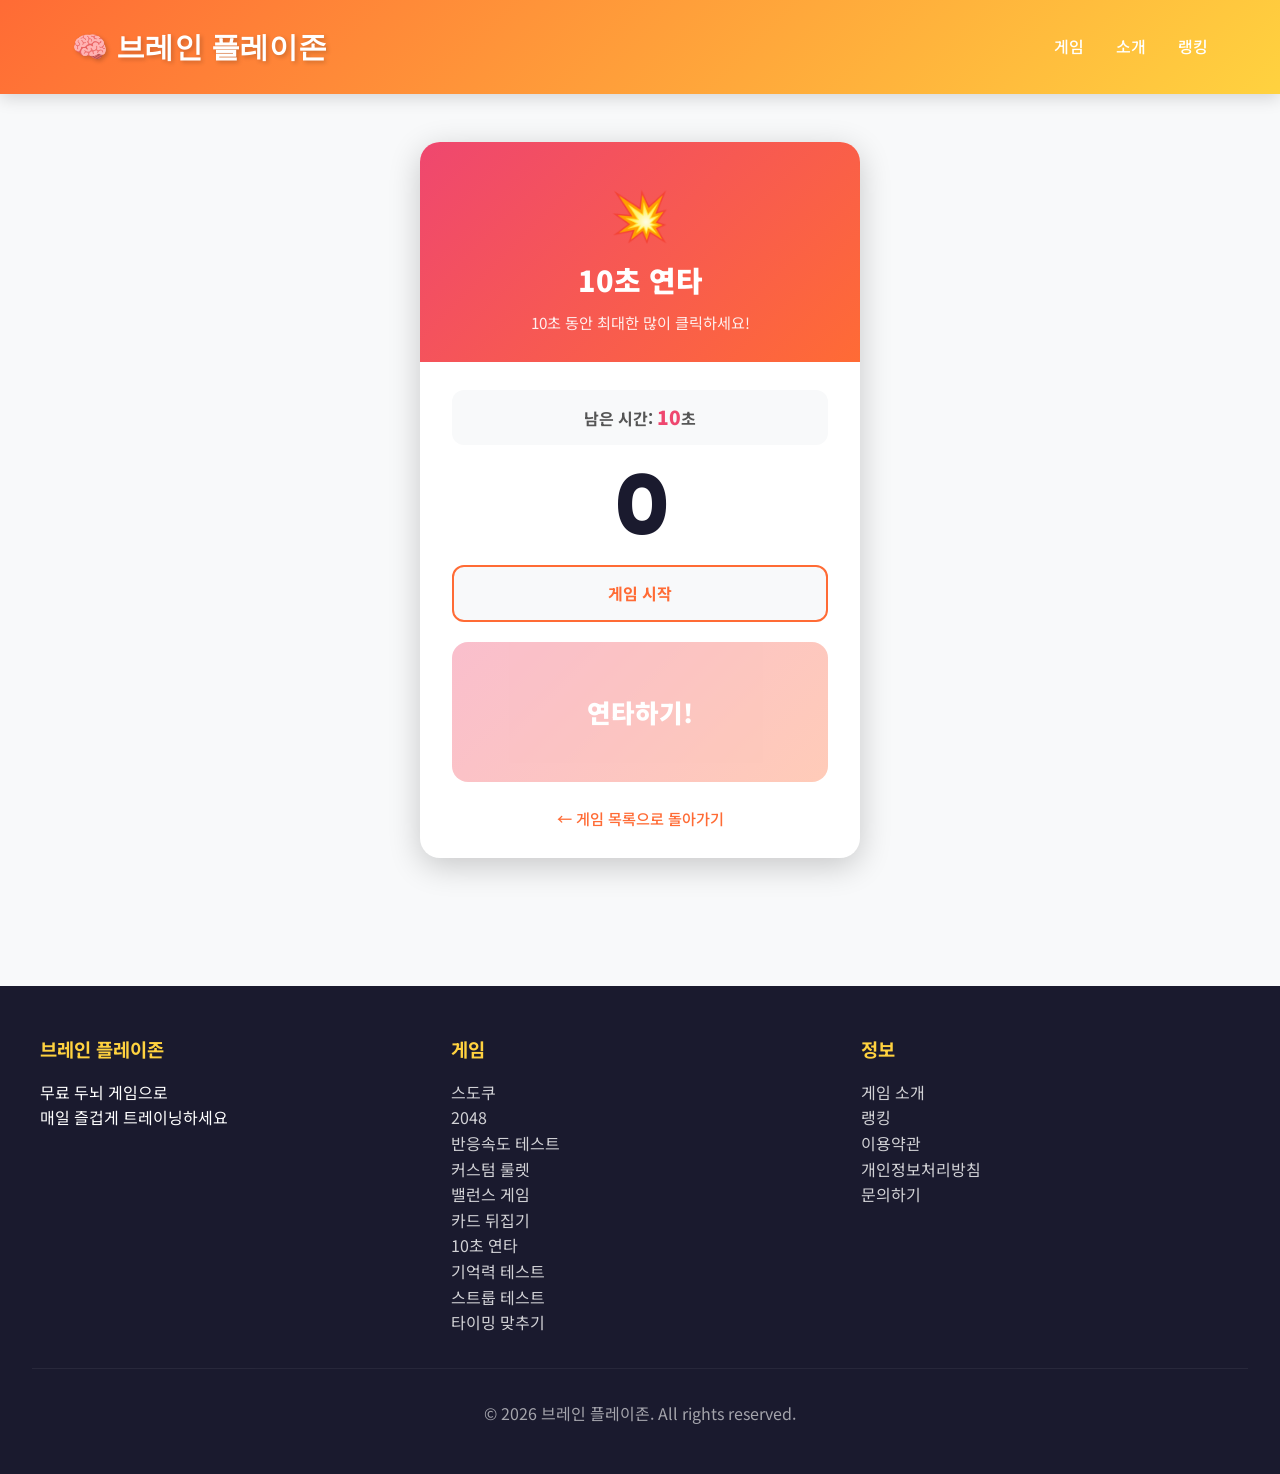
<file: click-speed.html>
<!DOCTYPE html>
<html lang="ko">

<head>
    <meta charset="UTF-8" />
    <title>10초 연타 게임 - 브레인 플레이존</title>
    <meta name="viewport" content="width=device-width, initial-scale=1.0" />
    <meta name="description" content="10초 동안 최대한 많이 클릭하는 연타 속도 게임. 내 클릭 속도를 측정해보세요!">
    <meta name="keywords" content="클릭 속도, 연타 게임, 10초 클릭, 두뇌 게임, 무료 게임">
    <link rel="preconnect" href="https://fonts.googleapis.com">
    <link rel="preconnect" href="https://fonts.gstatic.com" crossorigin>
    <link href="https://fonts.googleapis.com/css2?family=Noto+Sans+KR:wght@400;500;700;900&family=Righteous&display=swap" rel="stylesheet">
    <!-- Google Tag Manager -->
    <script>(function (w, d, s, l, i) {
            w[l] = w[l] || []; w[l].push({
                'gtm.start':
                    new Date().getTime(), event: 'gtm.js'
            }); var f = d.getElementsByTagName(s)[0],
                j = d.createElement(s), dl = l != 'dataLayer' ? '&l=' + l : ''; j.async = true; j.src =
                    'https://www.googletagmanager.com/gtm.js?id=' + i + dl; f.parentNode.insertBefore(j, f);
        })(window, document, 'script', 'dataLayer', 'GTM-WGSGCQ49');</script>
    <!-- End Google Tag Manager -->
    <link rel="stylesheet" href="css/styles.css">
    <link rel="stylesheet" href="css/click-speed.css">
</head>

<body>
    <!-- Google Tag Manager (noscript) -->
    <noscript><iframe src="https://www.googletagmanager.com/ns.html?id=GTM-WGSGCQ49" height="0" width="0"
            style="display:none;visibility:hidden"></iframe></noscript>
    <!-- End Google Tag Manager (noscript) -->

    <!-- 헤더 -->
    <header>
        <nav>
            <a href="index.html" class="logo">🧠 브레인 플레이존</a>
            <ul class="nav-links">
                <li><a href="index.html#games">게임</a></li>
                <li><a href="guide.html">소개</a></li>
                <li><a href="index.html#ranking">랭킹</a></li>
            </ul>
        </nav>
    </header>

    <!-- 게임 영역 -->
    <main class="click-speed-main">
        <div class="click-speed-card">
            <div class="click-speed-header">
                <div class="game-icon">💥</div>
                <h1 class="game-title">10초 연타</h1>
                <p class="game-subtitle">10초 동안 최대한 많이 클릭하세요!</p>
            </div>

            <div class="click-speed-body">
                <div class="cs-timer-box">
                    남은 시간: <span id="cs-time">10</span>초
                </div>

                <div class="cs-count" id="cs-count">0</div>

                <button class="cs-start-btn" id="cs-startBtn">게임 시작</button>

                <button class="cs-tap-btn" id="cs-tapBtn" disabled>연타하기!</button>

                <div class="cs-result" id="cs-result"></div>

                <a href="index.html" class="back-link">← 게임 목록으로 돌아가기</a>
            </div>
        </div>
    </main>

    <!-- 푸터 -->
    <footer>
        <div class="footer-content">
            <div class="footer-section">
                <h3>브레인 플레이존</h3>
                <p>무료 두뇌 게임으로<br>매일 즐겁게 트레이닝하세요</p>
            </div>
            <div class="footer-section">
                <h3>게임</h3>
                <ul>
                    <li><a href="index.html">스도쿠</a></li>
                    <li><a href="index.html">2048</a></li>
                    <li><a href="reaction-test.html">반응속도 테스트</a></li>
                    <li><a href="roulette.html">커스텀 룰렛</a></li>
                    <li><a href="balance-game.html">밸런스 게임</a></li>
                    <li><a href="card-memory.html">카드 뒤집기</a></li>
                    <li><a href="click-speed.html">10초 연타</a></li>
                    <li><a href="memory-test.html">기억력 테스트</a></li>
                    <li><a href="stroop-test.html">스트룹 테스트</a></li>
                    <li><a href="timing-game.html">타이밍 맞추기</a></li>
                </ul>
            </div>
            <div class="footer-section">
                <h3>정보</h3>
                <ul>
                    <li><a href="guide.html">게임 소개</a></li>
                    <li><a href="index.html#ranking">랭킹</a></li>
                    <li><a href="terms.html">이용약관</a></li>
                    <li><a href="privacy.html">개인정보처리방침</a></li>
                    <li><a href="https://open.kakao.com/o/sORt2goi">문의하기</a></li>
                </ul>
            </div>
        </div>
        <div class="copyright">
            © 2026 브레인 플레이존. All rights reserved.
        </div>
    </footer>

    <script>
        let count = 0;
        let timeLeft = 10;
        let timer = null;
        let playing = false;

        const timeEl = document.getElementById("cs-time");
        const countEl = document.getElementById("cs-count");
        const resultEl = document.getElementById("cs-result");
        const startBtn = document.getElementById("cs-startBtn");
        const tapBtn = document.getElementById("cs-tapBtn");

        let bestScore = Number(localStorage.getItem("clickBestScore")) || 0;

        startBtn.addEventListener("click", startGame);
        tapBtn.addEventListener("click", tap);

        function startGame() {
            count = 0;
            timeLeft = 10;
            playing = true;

            countEl.textContent = 0;
            timeEl.textContent = 10;
            resultEl.style.display = "none";

            startBtn.disabled = true;
            tapBtn.disabled = false;
            tapBtn.focus();

            timer = setInterval(() => {
                timeLeft--;
                timeEl.textContent = timeLeft;
                if (timeLeft <= 0) endGame();
            }, 1000);
        }

        function tap() {
            if (!playing) return;
            count++;
            countEl.textContent = count;
        }

        function endGame() {
            clearInterval(timer);
            playing = false;
            startBtn.disabled = false;
            tapBtn.disabled = true;

            if (count > bestScore) {
                bestScore = count;
                localStorage.setItem("clickBestScore", bestScore);
            }

            resultEl.style.display = "block";
            resultEl.innerHTML =
                `최종: <strong>${count}</strong>회 &nbsp;|&nbsp; ` +
                `초당: <strong>${(count / 10).toFixed(1)}</strong>회 &nbsp;|&nbsp; ` +
                `최고: <strong>${bestScore}</strong>회`;
        }
    </script>

</body>

</html>
</file>
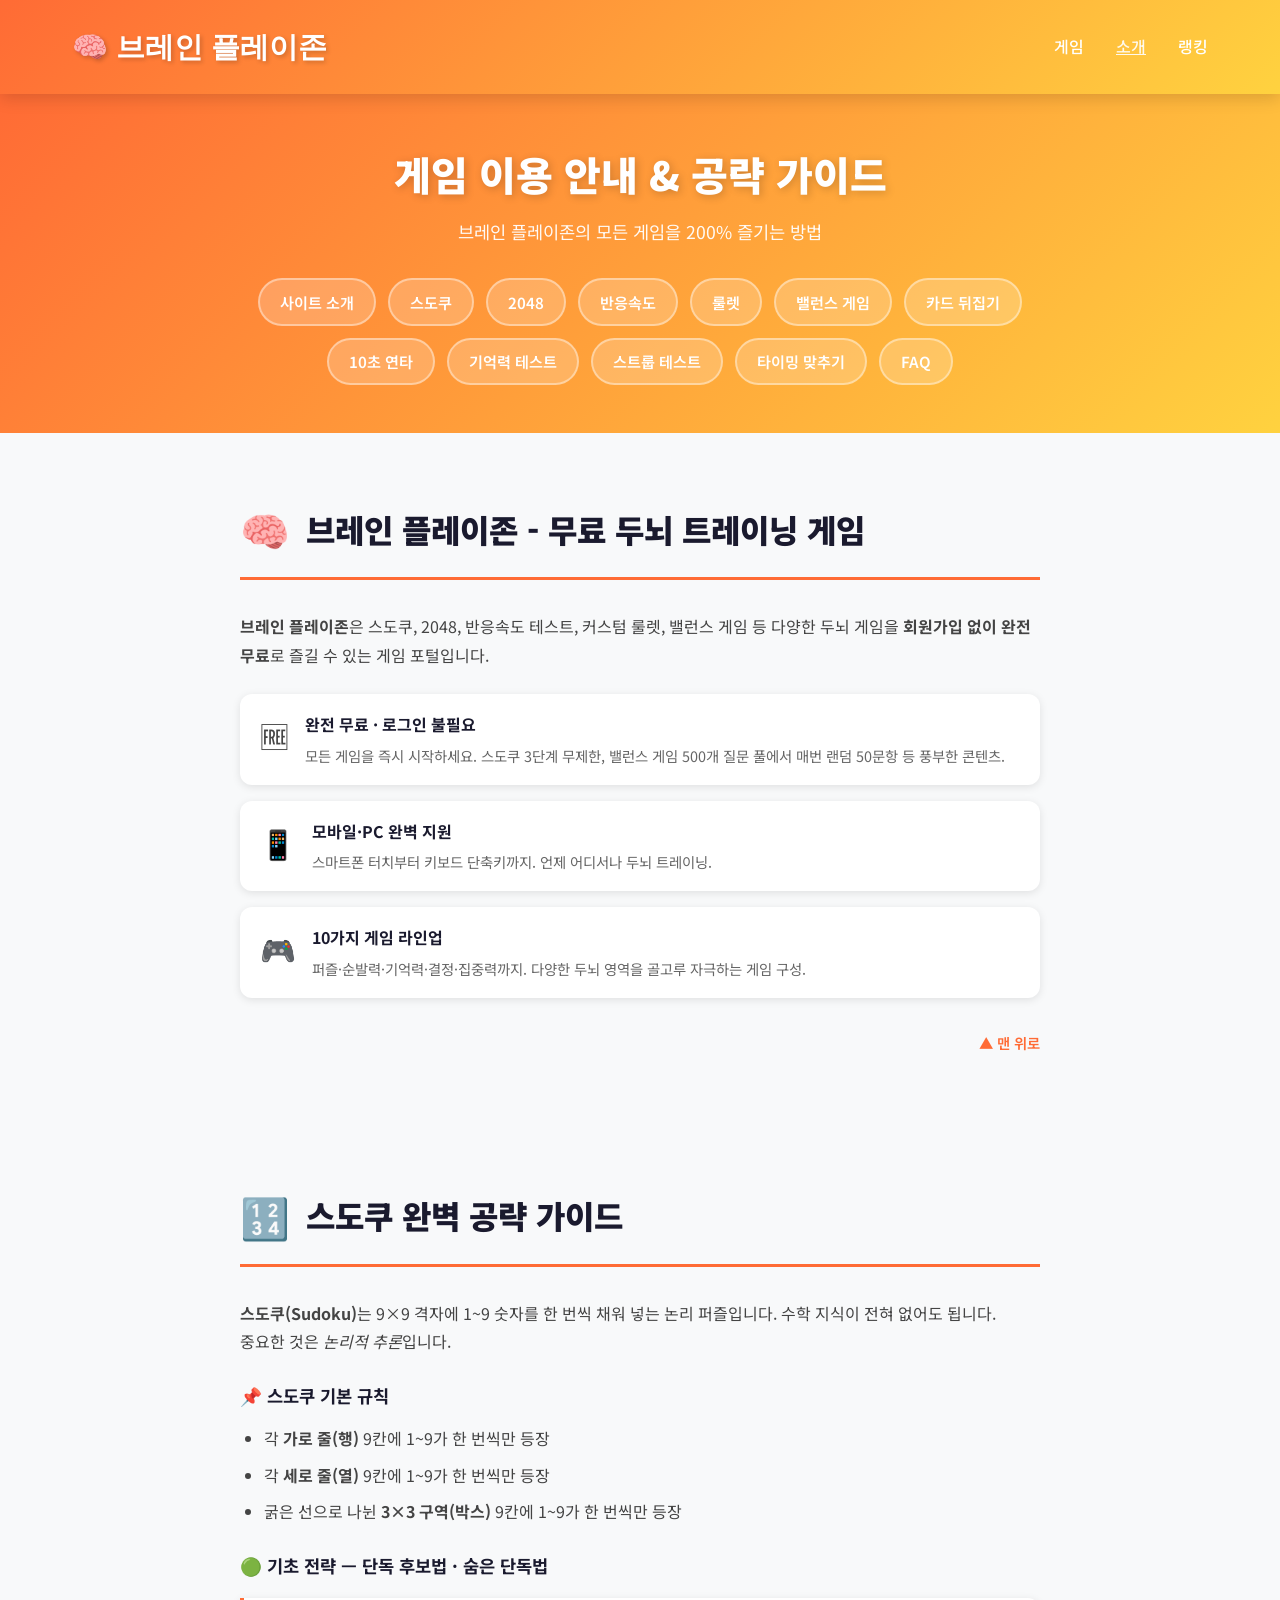
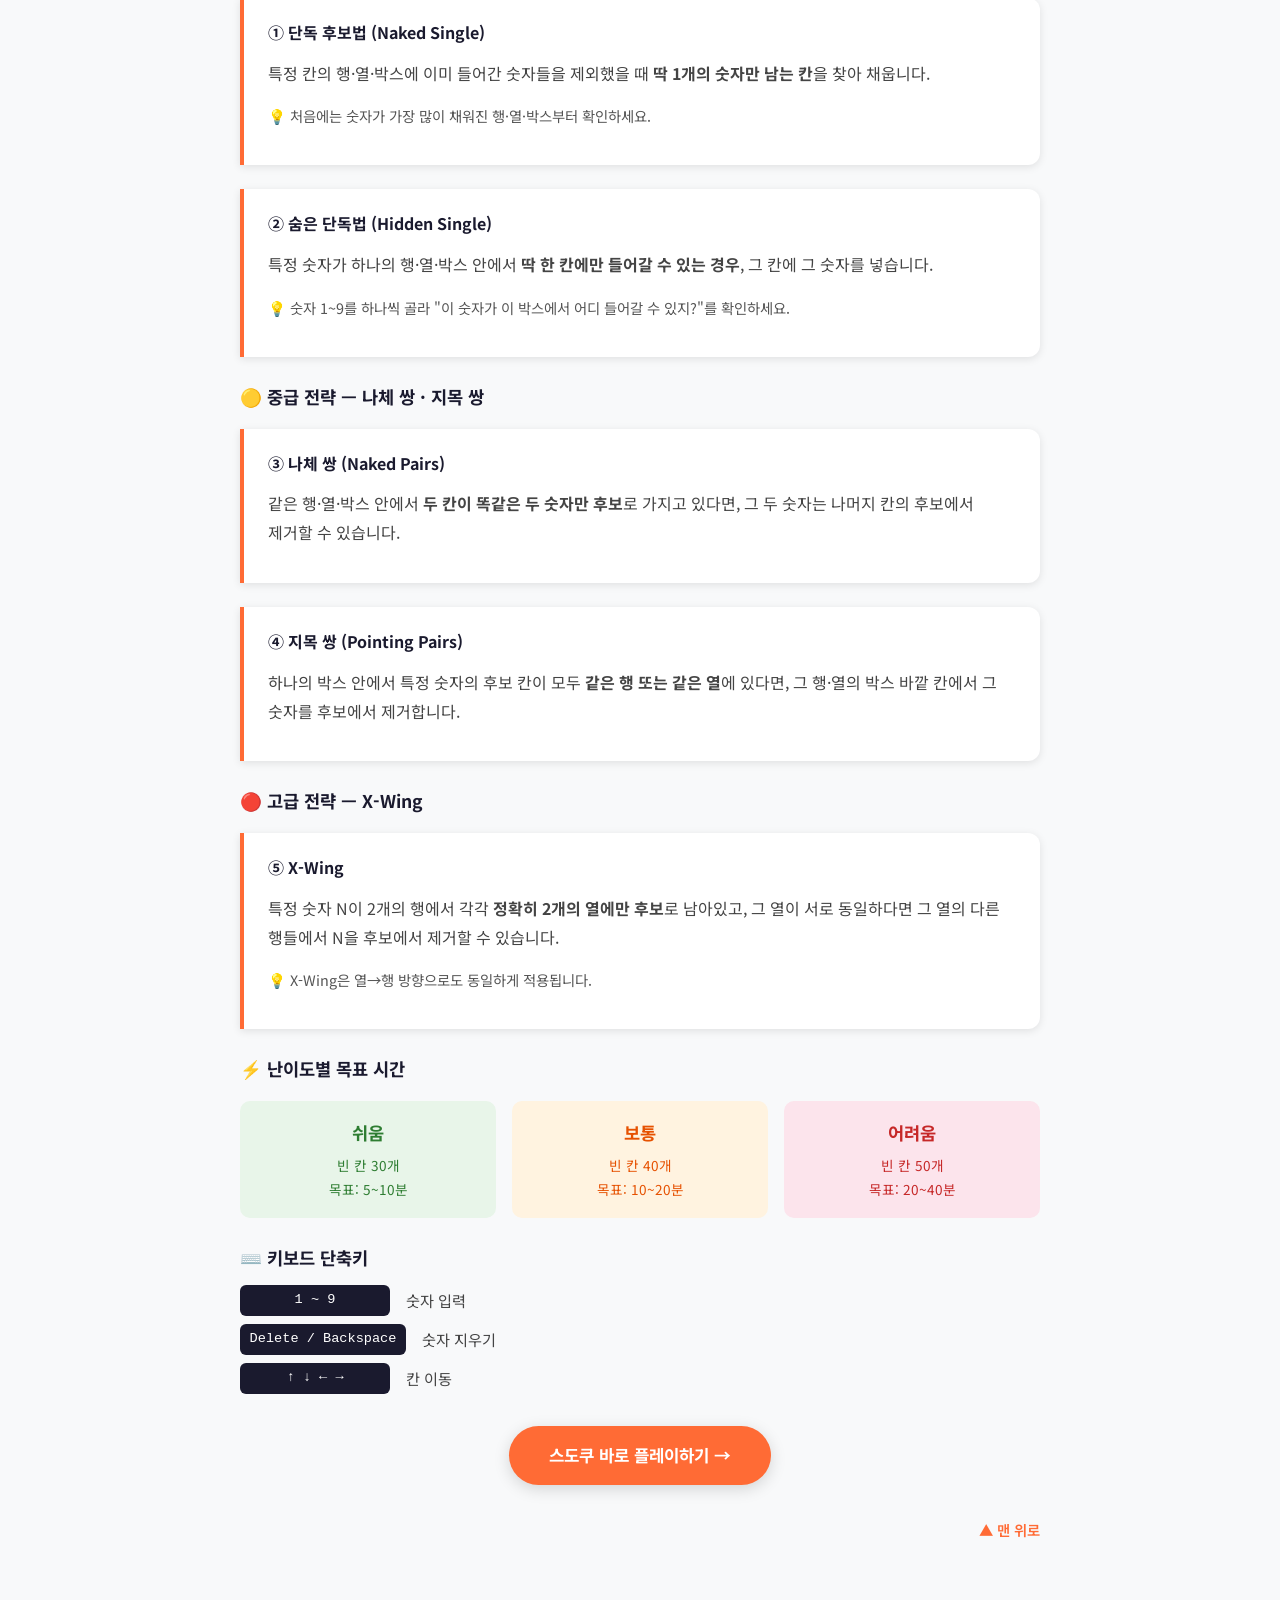
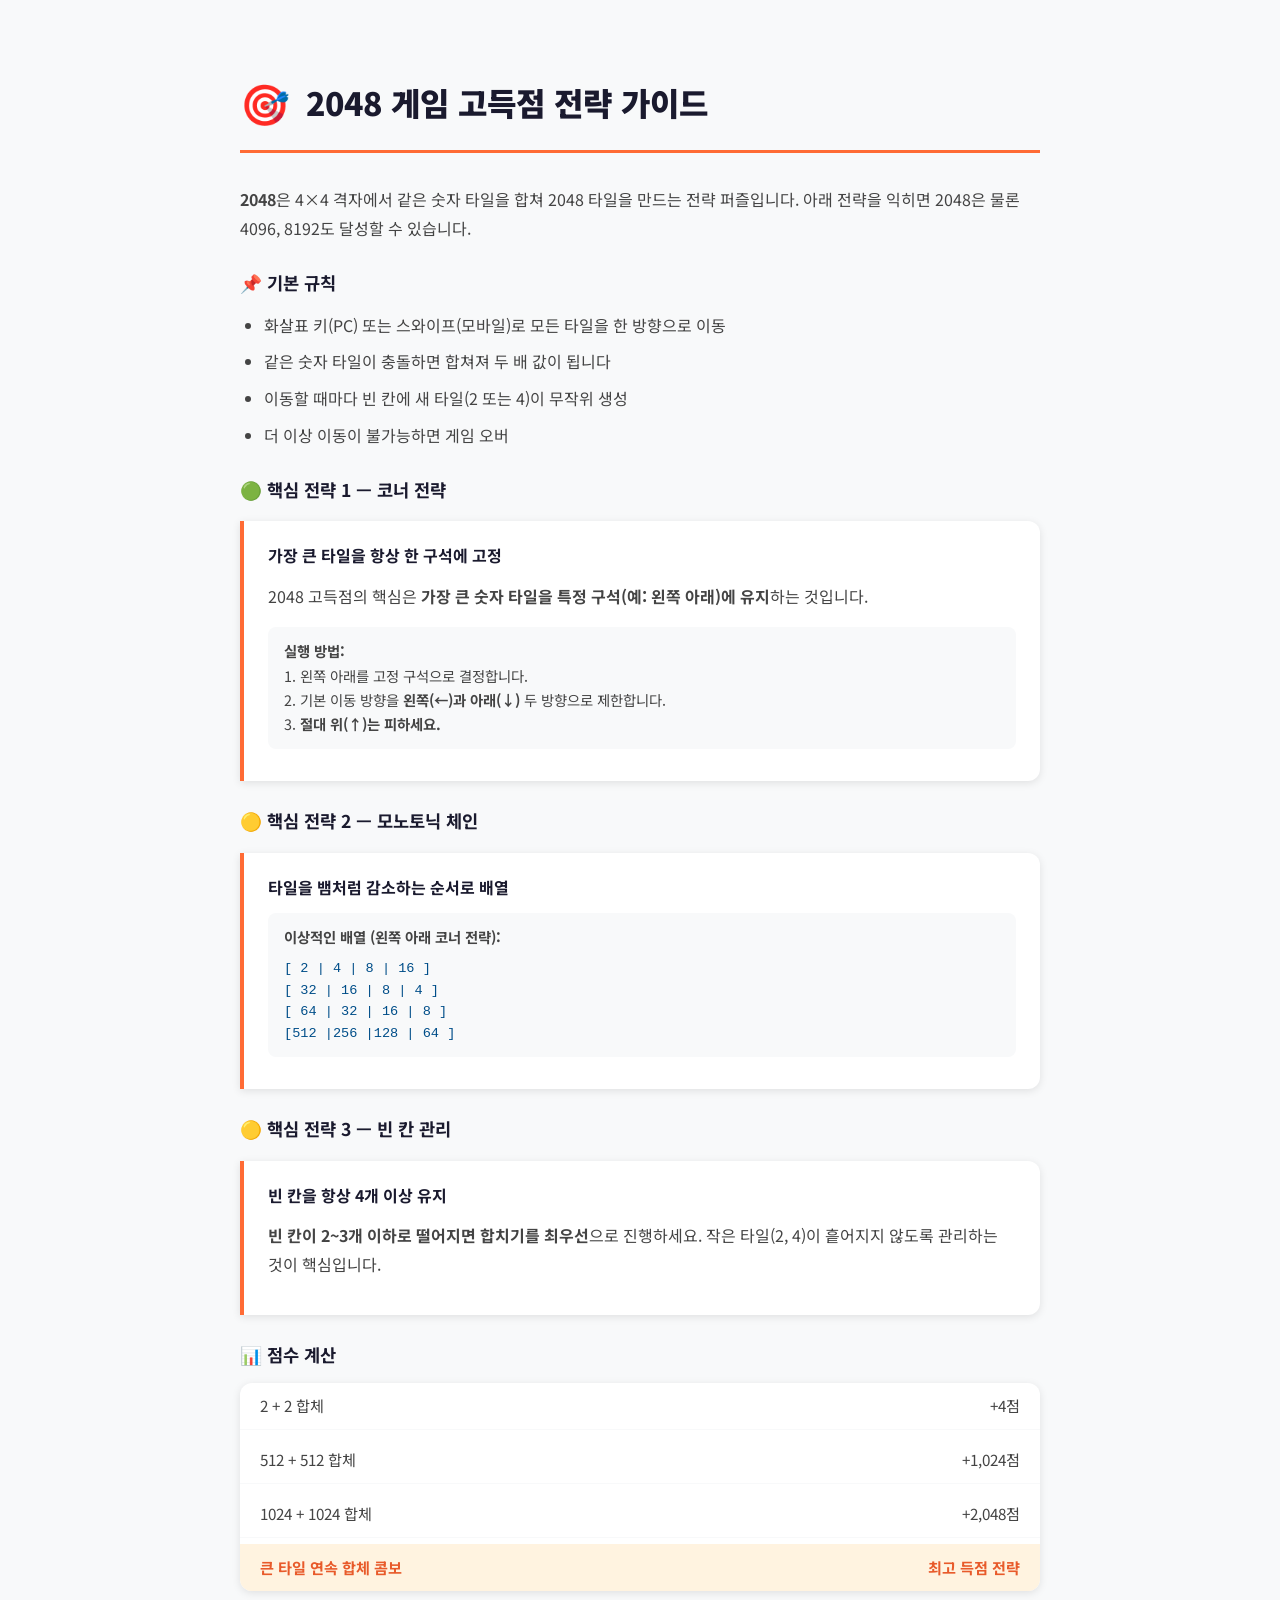
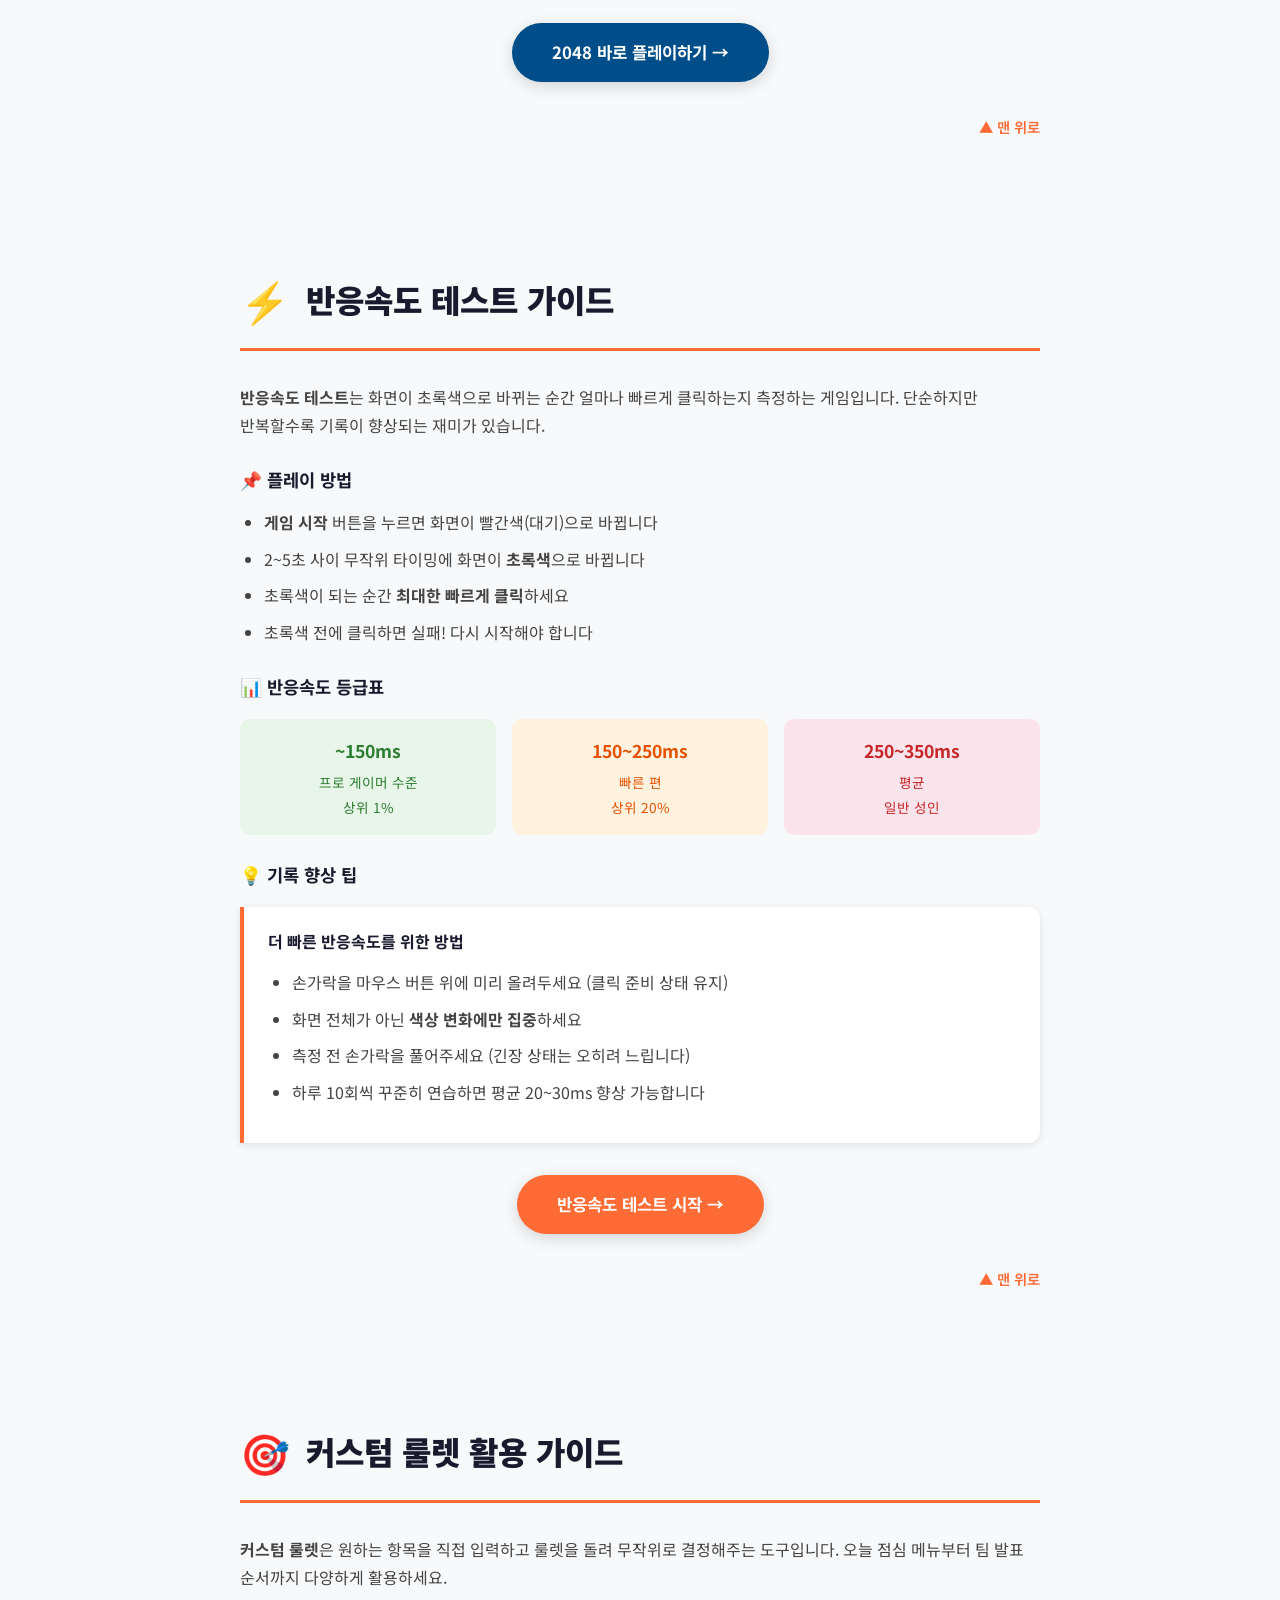
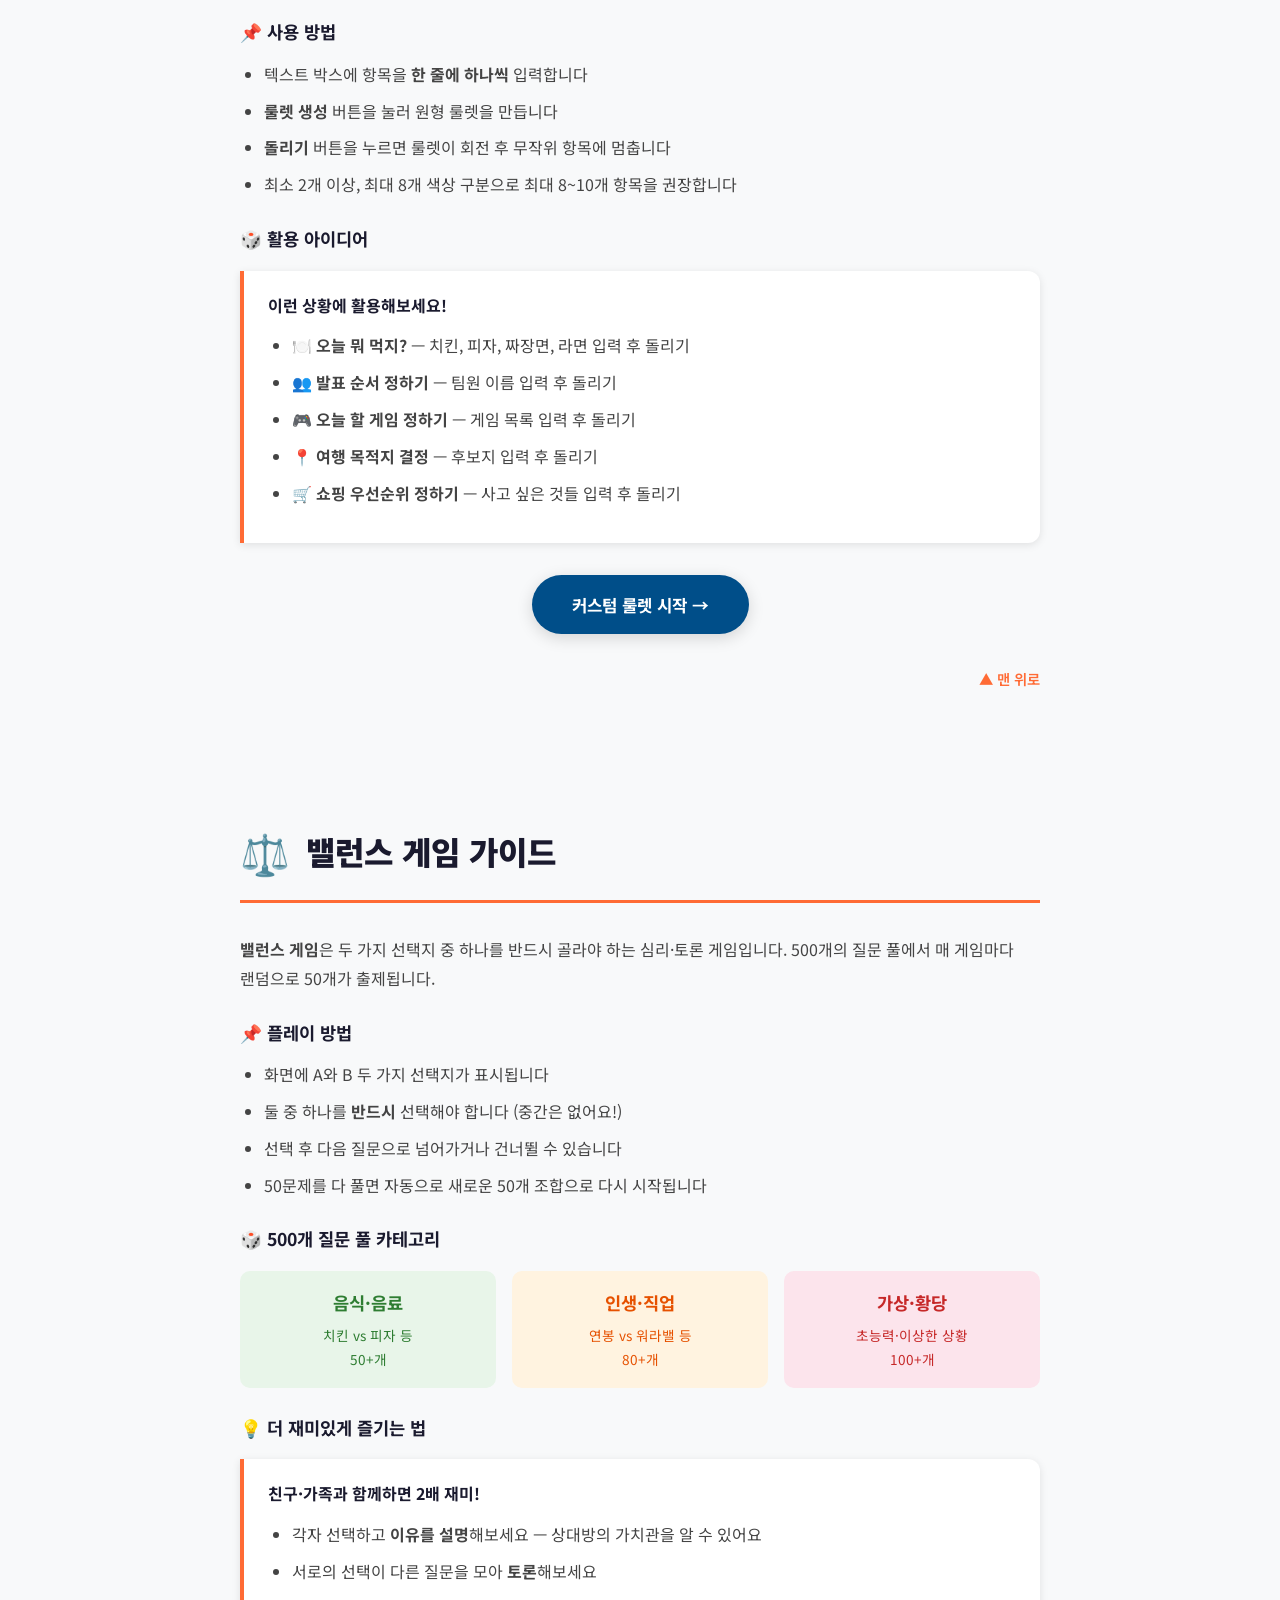
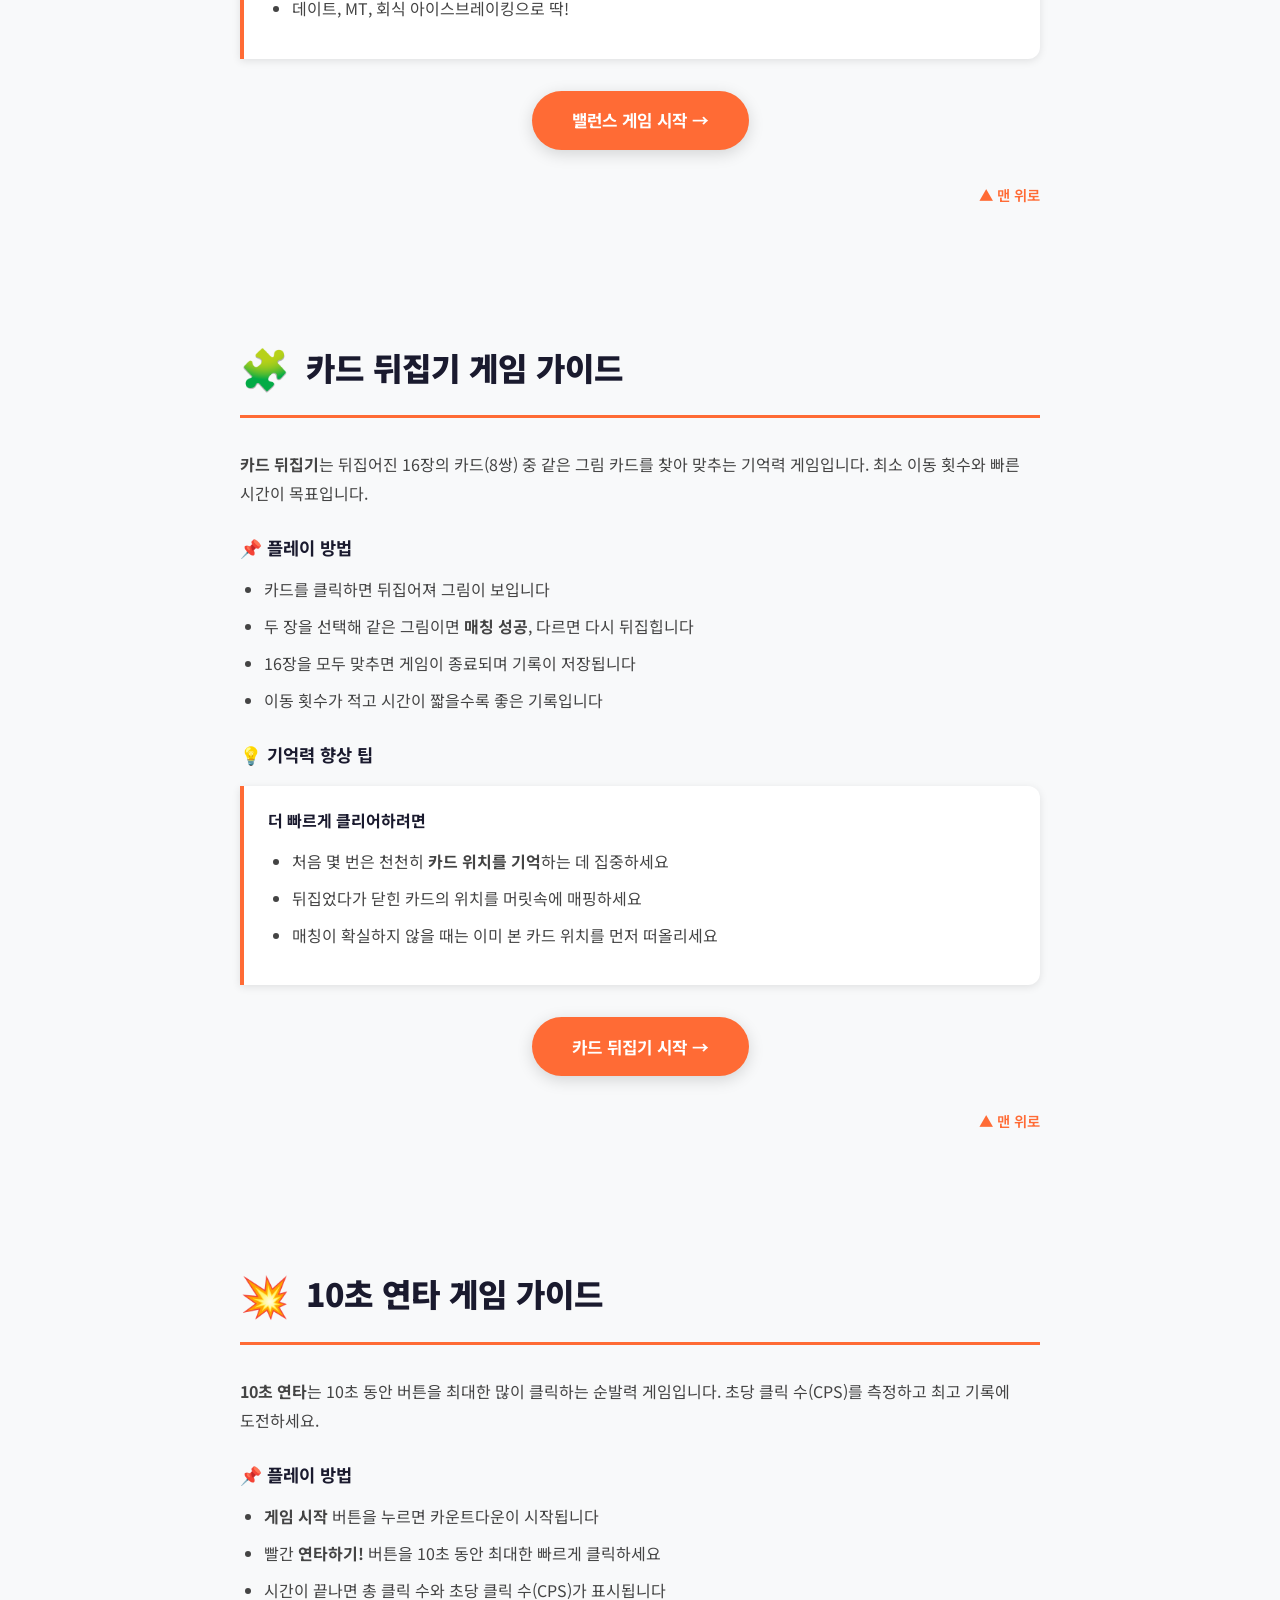
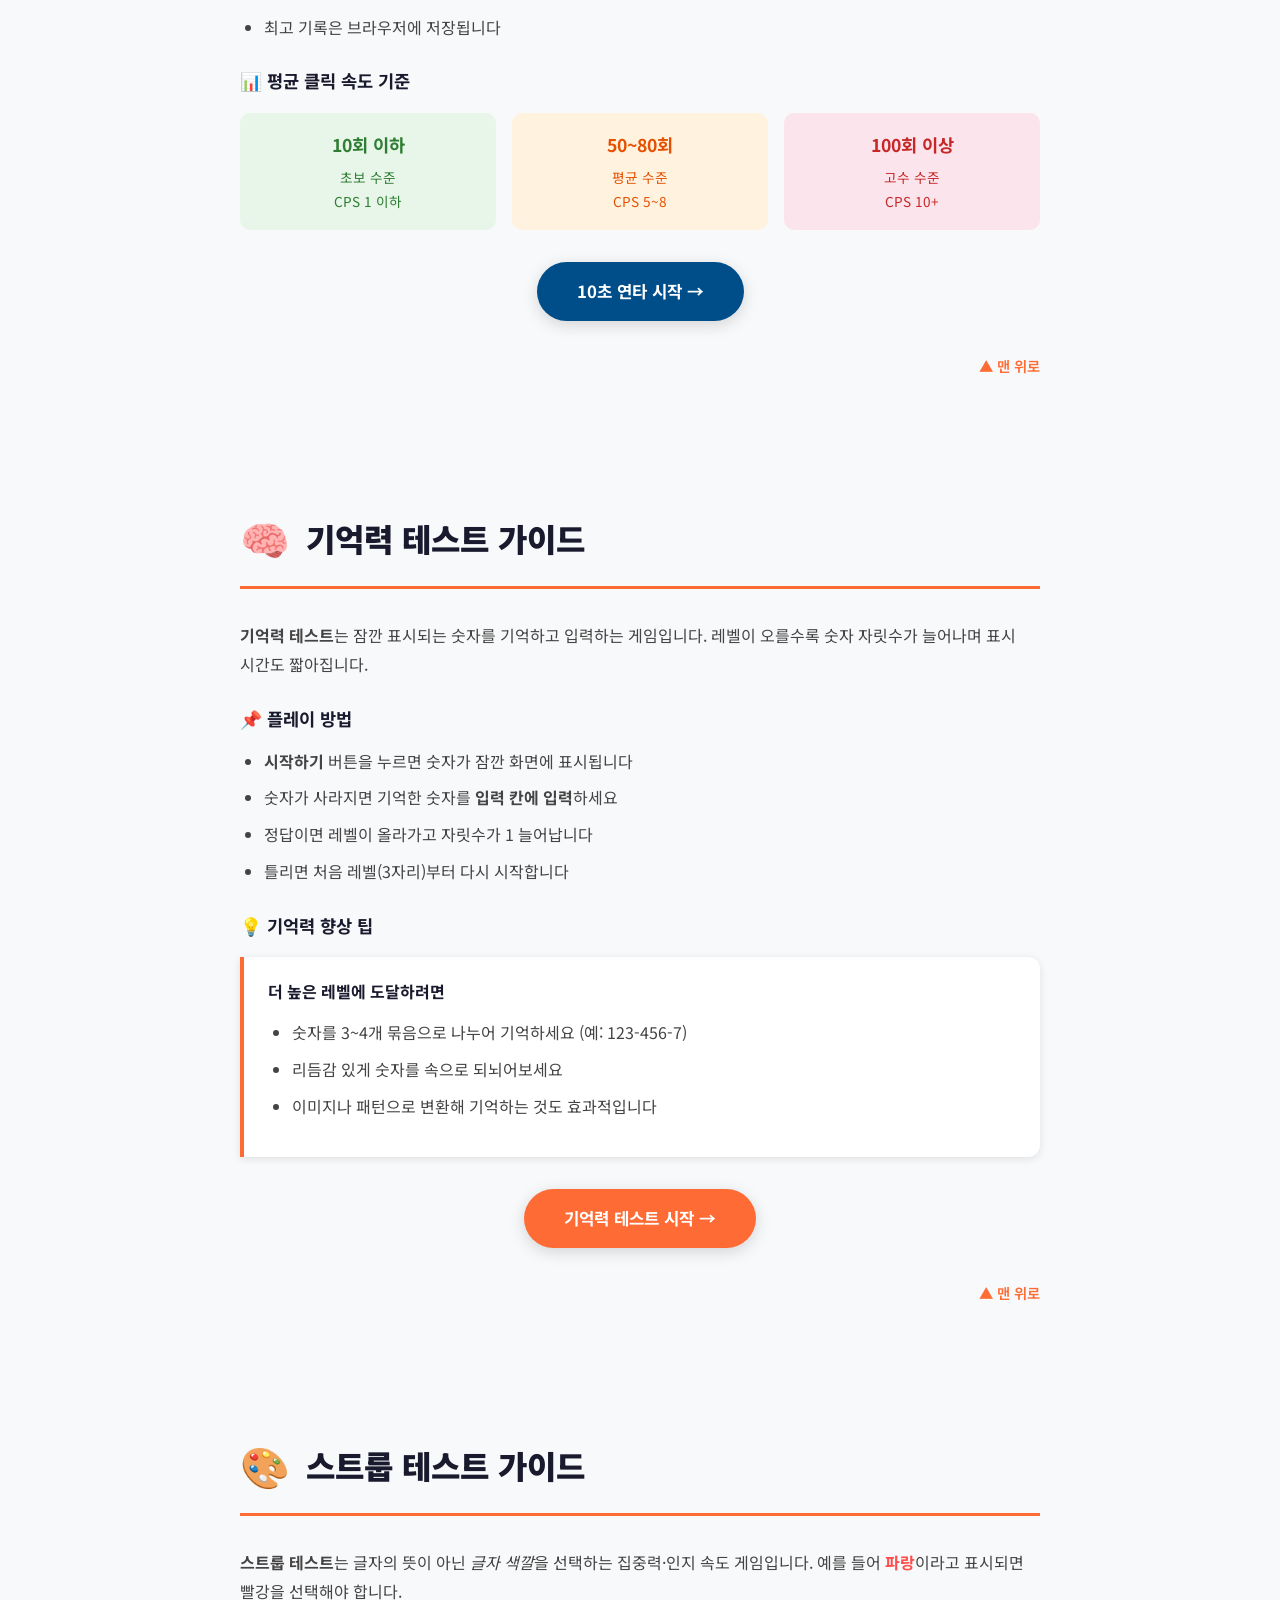
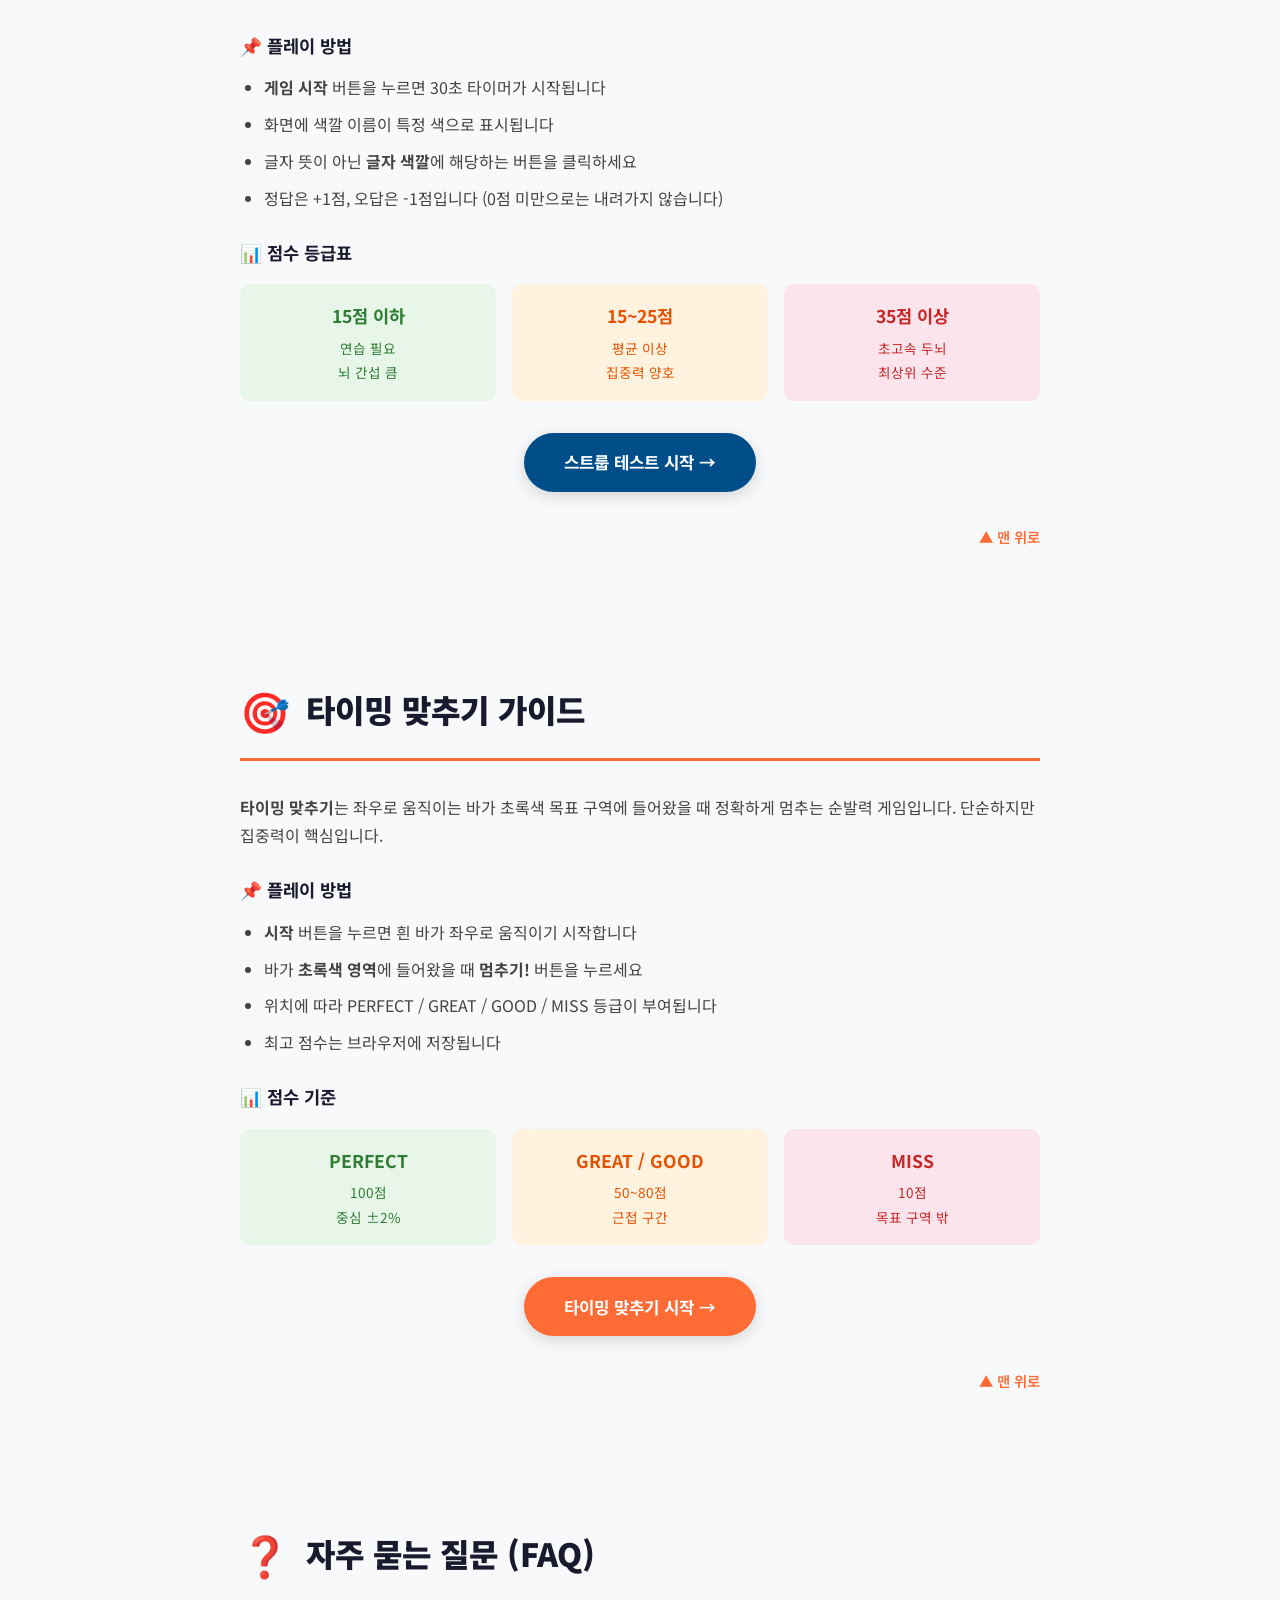
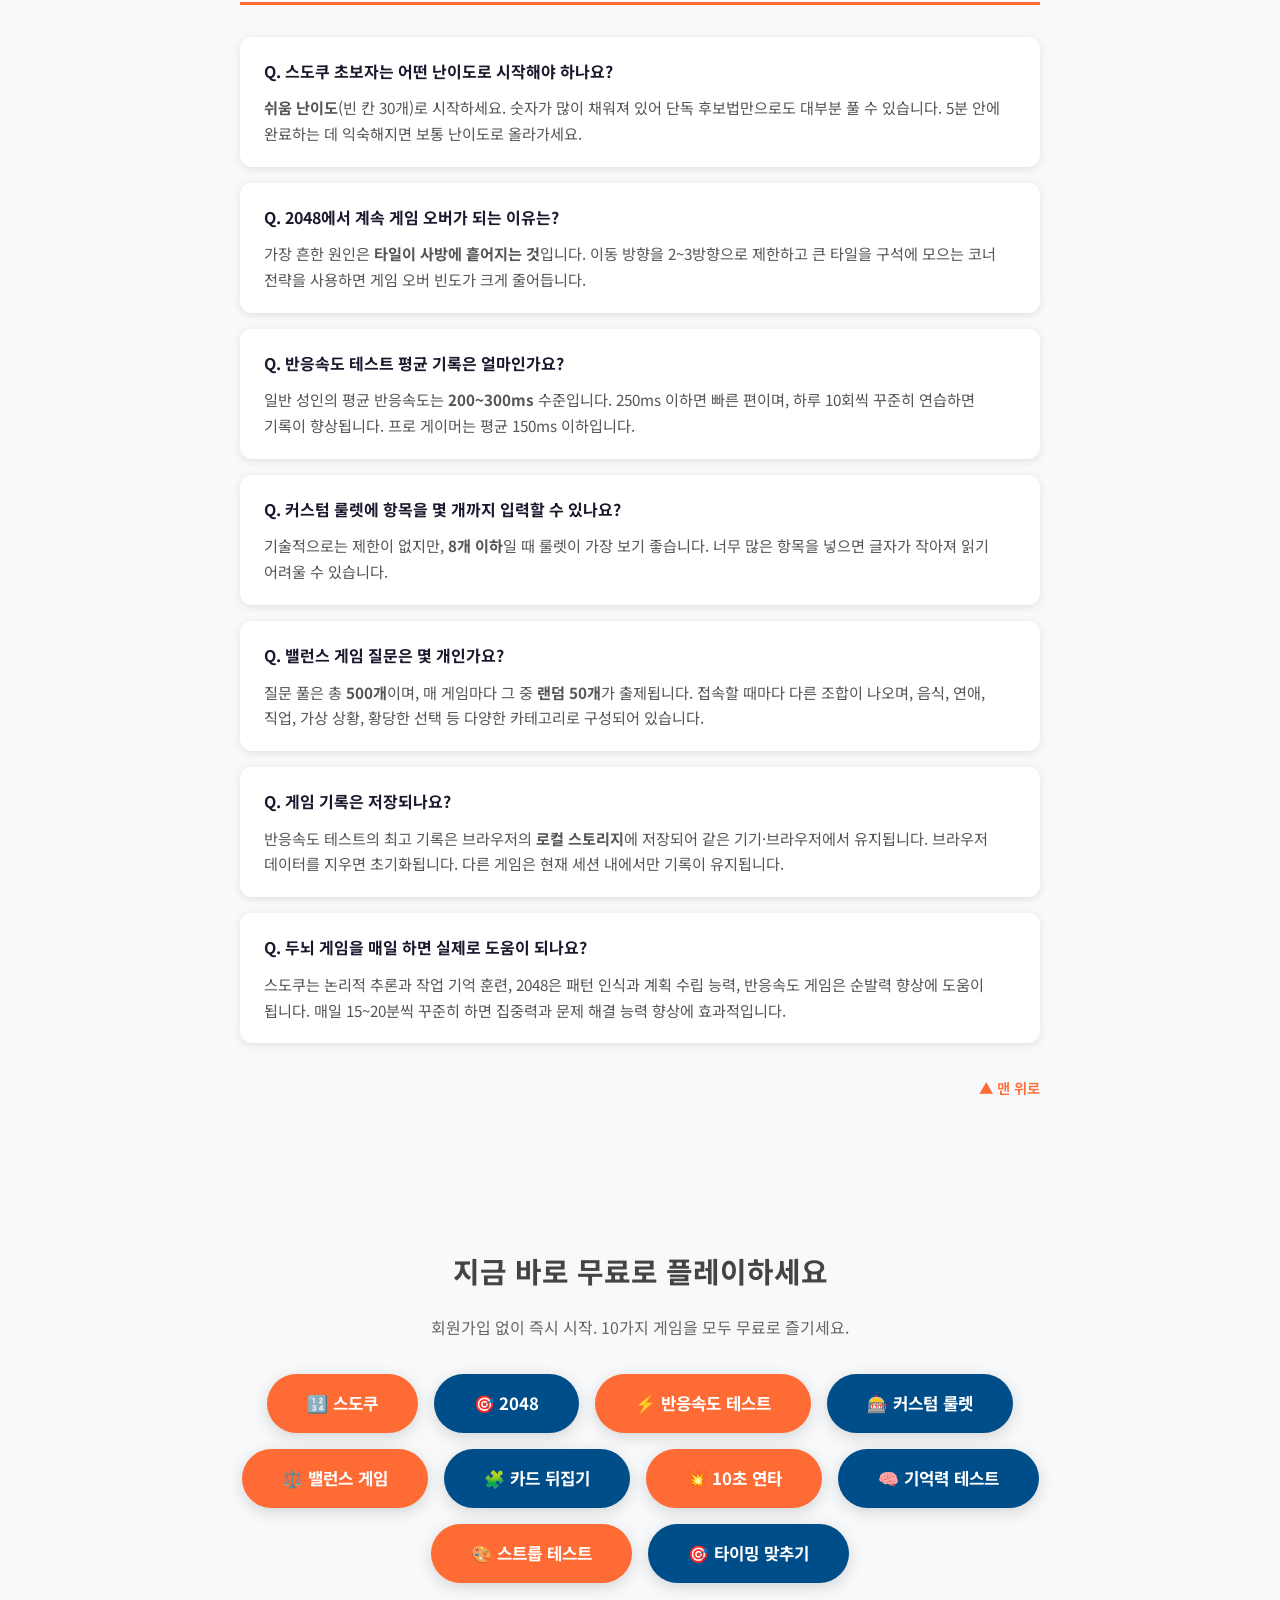
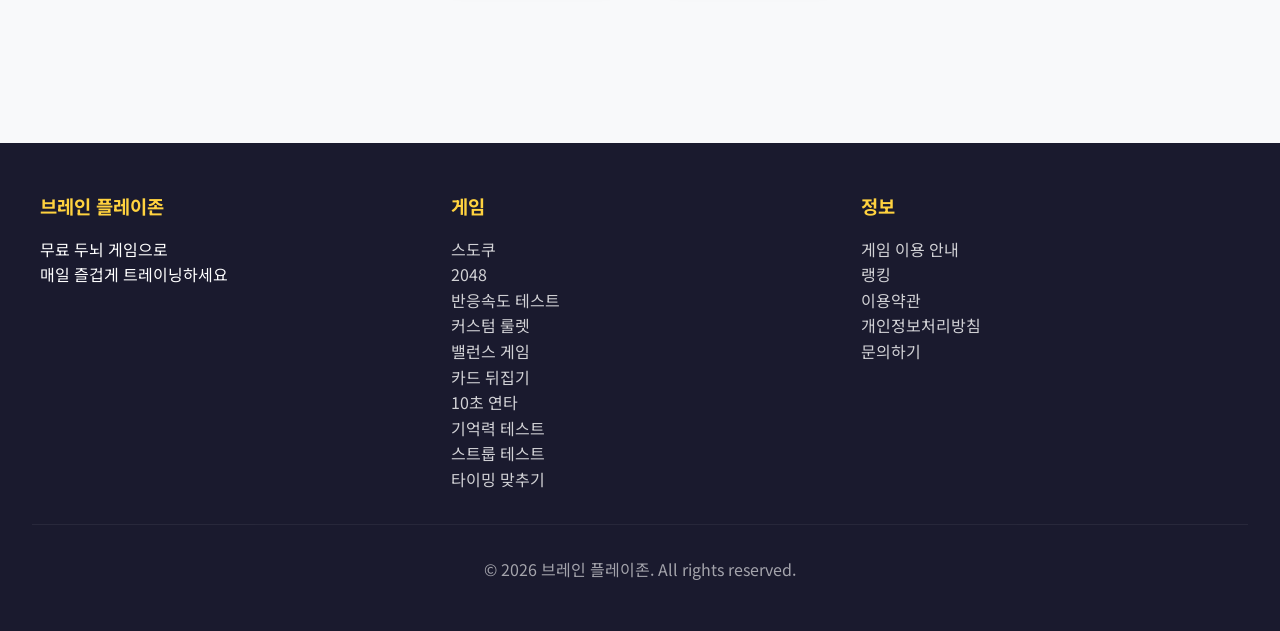
<file: guide.html>
<!DOCTYPE html>
<html lang="ko">
<head>
    <meta charset="UTF-8">
    <meta name="viewport" content="width=device-width, initial-scale=1.0">
    <meta name="description" content="브레인 플레이존 게임 완벽 가이드. 스도쿠 풀이 방법, 2048 고득점 전략, 반응속도 테스트 팁, 커스텀 룰렛 활용법, 밸런스 게임까지. 모든 게임을 무료로 즐기세요.">
    <meta name="keywords" content="스도쿠 풀이 방법, 스도쿠 기초, 스도쿠 공략, 2048 게임 전략, 2048 고득점, 반응속도 테스트, 커스텀 룰렛, 밸런스 게임, 무료 퍼즐 게임, 두뇌 트레이닝">
    <meta name="robots" content="index, follow">
    <link rel="canonical" href="https://brainplayzone.com/guide.html">

    <meta property="og:title" content="게임 이용 안내 &amp; 공략 가이드 - 브레인 플레이존">
    <meta property="og:description" content="스도쿠·2048·반응속도 테스트·커스텀 룰렛·밸런스 게임까지. 브레인 플레이존 모든 게임 공략 가이드.">
    <meta property="og:type" content="article">
    <meta property="og:url" content="https://brainplayzone.com/guide.html">

    <title>게임 이용 안내 &amp; 공략 가이드 | 브레인 플레이존</title>

    <!-- 구조화 데이터 - 스도쿠 -->
    <script type="application/ld+json">
    {
      "@context": "https://schema.org",
      "@type": "Game",
      "name": "스도쿠",
      "description": "9×9 격자에 1~9 숫자를 채우는 무료 온라인 논리 퍼즐 게임",
      "url": "https://brainplayzone.com/",
      "gamePlatform": "Web browser",
      "genre": "Puzzle",
      "operatingSystem": "Any",
      "applicationCategory": "Game",
      "offers": { "@type": "Offer", "price": "0", "priceCurrency": "KRW" }
    }
    </script>
    <!-- 구조화 데이터 - 2048 -->
    <script type="application/ld+json">
    {
      "@context": "https://schema.org",
      "@type": "Game",
      "name": "2048",
      "description": "같은 숫자 타일을 합쳐 2048을 만드는 무료 온라인 전략 퍼즐 게임",
      "url": "https://brainplayzone.com/",
      "gamePlatform": "Web browser",
      "genre": "Puzzle",
      "operatingSystem": "Any",
      "applicationCategory": "Game",
      "offers": { "@type": "Offer", "price": "0", "priceCurrency": "KRW" }
    }
    </script>
    <!-- FAQ 구조화 데이터 -->
    <script type="application/ld+json">
    {
      "@context": "https://schema.org",
      "@type": "FAQPage",
      "mainEntity": [
        {
          "@type": "Question",
          "name": "스도쿠 초보자는 어떻게 시작해야 하나요?",
          "acceptedAnswer": {
            "@type": "Answer",
            "text": "처음에는 쉬움 난이도(빈 칸 30개)로 시작하세요. 숫자가 많이 채워져 있어 논리적 추론이 쉽습니다. 단독 후보법(한 칸에 들어갈 수 있는 숫자가 1개뿐인 경우)부터 익히면 됩니다."
          }
        },
        {
          "@type": "Question",
          "name": "2048 게임에서 높은 점수를 내는 방법은?",
          "acceptedAnswer": {
            "@type": "Answer",
            "text": "가장 효과적인 방법은 '코너 전략'입니다. 가장 큰 타일을 항상 왼쪽 아래 구석에 고정하고, 두 방향(왼쪽, 아래)만 주로 사용합니다."
          }
        },
        {
          "@type": "Question",
          "name": "반응속도 테스트 평균 반응 시간은 얼마인가요?",
          "acceptedAnswer": {
            "@type": "Answer",
            "text": "일반 성인의 평균 반응속도는 200~300ms(0.2~0.3초) 수준입니다. 250ms 이하면 빠른 편이며, 반복 훈련을 통해 개선할 수 있습니다."
          }
        },
        {
          "@type": "Question",
          "name": "밸런스 게임 질문은 몇 개인가요?",
          "acceptedAnswer": {
            "@type": "Answer",
            "text": "총 500개의 질문 중 매 게임마다 랜덤으로 50개가 출제됩니다. 접속할 때마다 다른 조합이 나오며, 음식, 연애, 직업, 가상 상황 등 다양한 카테고리로 구성되어 있습니다."
          }
        }
      ]
    }
    </script>

    <link rel="preconnect" href="https://fonts.googleapis.com">
    <link rel="preconnect" href="https://fonts.gstatic.com" crossorigin>
    <link href="https://fonts.googleapis.com/css2?family=Noto+Sans+KR:wght@400;500;700;900&family=Righteous&display=swap" rel="stylesheet">
    <!-- Google Tag Manager -->
    <script>(function(w,d,s,l,i){w[l]=w[l]||[];w[l].push({'gtm.start':
    new Date().getTime(),event:'gtm.js'});var f=d.getElementsByTagName(s)[0],
    j=d.createElement(s),dl=l!='dataLayer'?'&l='+l:'';j.async=true;j.src=
    'https://www.googletagmanager.com/gtm.js?id='+i+dl;f.parentNode.insertBefore(j,f);
    })(window,document,'script','dataLayer','GTM-WGSGCQ49');</script>
    <!-- End Google Tag Manager -->
    <!-- Google tag (gtag.js) -->
    <script async src="https://www.googletagmanager.com/gtag/js?id=G-FQTTVMX6F9"></script>
    <script>
      window.dataLayer = window.dataLayer || [];
      function gtag(){dataLayer.push(arguments);}
      gtag('js', new Date());
      gtag('config', 'G-FQTTVMX6F9');
    </script>
    <link rel="stylesheet" href="css/styles.css">
    <link rel="stylesheet" href="css/guide.css">
</head>
<body>
    <!-- Google Tag Manager (noscript) -->
    <noscript><iframe src="https://www.googletagmanager.com/ns.html?id=GTM-WGSGCQ49"
    height="0" width="0" style="display:none;visibility:hidden"></iframe></noscript>
    <!-- End Google Tag Manager (noscript) -->

    <!-- 헤더 -->
    <header>
        <nav>
            <a href="index.html" class="logo">🧠 브레인 플레이존</a>
            <ul class="nav-links">
                <li><a href="index.html#games">게임</a></li>
                <li><a href="guide.html" class="nav-active">소개</a></li>
                <li><a href="index.html#ranking">랭킹</a></li>
            </ul>
        </nav>
    </header>

    <!-- 페이지 히어로 -->
    <section class="guide-hero">
        <div class="hero-content">
            <h1>게임 이용 안내 &amp; 공략 가이드</h1>
            <p>브레인 플레이존의 모든 게임을 200% 즐기는 방법</p>
            <div class="guide-nav">
                <a href="#overview" class="guide-nav-btn">사이트 소개</a>
                <a href="#sudoku-guide" class="guide-nav-btn">스도쿠</a>
                <a href="#2048-guide" class="guide-nav-btn">2048</a>
                <a href="#reaction-guide" class="guide-nav-btn">반응속도</a>
                <a href="#roulette-guide" class="guide-nav-btn">룰렛</a>
                <a href="#balance-guide" class="guide-nav-btn">밸런스 게임</a>
                <a href="#card-memory-guide" class="guide-nav-btn">카드 뒤집기</a>
                <a href="#click-speed-guide" class="guide-nav-btn">10초 연타</a>
                <a href="#memory-test-guide" class="guide-nav-btn">기억력 테스트</a>
                <a href="#stroop-guide" class="guide-nav-btn">스트룹 테스트</a>
                <a href="#timing-guide" class="guide-nav-btn">타이밍 맞추기</a>
                <a href="#faq" class="guide-nav-btn">FAQ</a>
            </div>
        </div>
    </section>

    <!-- 사이트 소개 -->
    <section class="guide-section" id="overview">
        <div class="guide-container">
            <div class="guide-section-header">
                <span class="guide-section-icon">🧠</span>
                <h2>브레인 플레이존 - 무료 두뇌 트레이닝 게임</h2>
            </div>
            <div class="guide-content">
                <p><strong>브레인 플레이존</strong>은 스도쿠, 2048, 반응속도 테스트, 커스텀 룰렛, 밸런스 게임 등 다양한 두뇌 게임을 <strong>회원가입 없이 완전 무료</strong>로 즐길 수 있는 게임 포털입니다.</p>
                <div class="feature-list">
                    <div class="feature-item">
                        <span class="feature-icon">🆓</span>
                        <div>
                            <strong>완전 무료 · 로그인 불필요</strong>
                            <p>모든 게임을 즉시 시작하세요. 스도쿠 3단계 무제한, 밸런스 게임 500개 질문 풀에서 매번 랜덤 50문항 등 풍부한 콘텐츠.</p>
                        </div>
                    </div>
                    <div class="feature-item">
                        <span class="feature-icon">📱</span>
                        <div>
                            <strong>모바일·PC 완벽 지원</strong>
                            <p>스마트폰 터치부터 키보드 단축키까지. 언제 어디서나 두뇌 트레이닝.</p>
                        </div>
                    </div>
                    <div class="feature-item">
                        <span class="feature-icon">🎮</span>
                        <div>
                            <strong>10가지 게임 라인업</strong>
                            <p>퍼즐·순발력·기억력·결정·집중력까지. 다양한 두뇌 영역을 골고루 자극하는 게임 구성.</p>
                        </div>
                    </div>
                </div>
            </div>
            <div class="guide-back-top"><a href="#" class="back-top-btn">▲ 맨 위로</a></div>
        </div>
    </section>

    <!-- 스도쿠 공략 -->
    <section class="guide-section guide-section-alt" id="sudoku-guide">
        <div class="guide-container">
            <div class="guide-section-header">
                <span class="guide-section-icon">🔢</span>
                <h2>스도쿠 완벽 공략 가이드</h2>
            </div>
            <div class="guide-content">
                <p><strong>스도쿠(Sudoku)</strong>는 9×9 격자에 1~9 숫자를 한 번씩 채워 넣는 논리 퍼즐입니다. 수학 지식이 전혀 없어도 됩니다. 중요한 것은 <em>논리적 추론</em>입니다.</p>

                <h3>📌 스도쿠 기본 규칙</h3>
                <ul class="rule-list">
                    <li>각 <strong>가로 줄(행)</strong> 9칸에 1~9가 한 번씩만 등장</li>
                    <li>각 <strong>세로 줄(열)</strong> 9칸에 1~9가 한 번씩만 등장</li>
                    <li>굵은 선으로 나뉜 <strong>3×3 구역(박스)</strong> 9칸에 1~9가 한 번씩만 등장</li>
                </ul>

                <h3>🟢 기초 전략 — 단독 후보법 · 숨은 단독법</h3>

                <div class="strategy-card">
                    <h4>① 단독 후보법 (Naked Single)</h4>
                    <p>특정 칸의 행·열·박스에 이미 들어간 숫자들을 제외했을 때 <strong>딱 1개의 숫자만 남는 칸</strong>을 찾아 채웁니다.</p>
                    <p class="strategy-tip">💡 처음에는 숫자가 가장 많이 채워진 행·열·박스부터 확인하세요.</p>
                </div>

                <div class="strategy-card">
                    <h4>② 숨은 단독법 (Hidden Single)</h4>
                    <p>특정 숫자가 하나의 행·열·박스 안에서 <strong>딱 한 칸에만 들어갈 수 있는 경우</strong>, 그 칸에 그 숫자를 넣습니다.</p>
                    <p class="strategy-tip">💡 숫자 1~9를 하나씩 골라 "이 숫자가 이 박스에서 어디 들어갈 수 있지?"를 확인하세요.</p>
                </div>

                <h3>🟡 중급 전략 — 나체 쌍 · 지목 쌍</h3>

                <div class="strategy-card">
                    <h4>③ 나체 쌍 (Naked Pairs)</h4>
                    <p>같은 행·열·박스 안에서 <strong>두 칸이 똑같은 두 숫자만 후보</strong>로 가지고 있다면, 그 두 숫자는 나머지 칸의 후보에서 제거할 수 있습니다.</p>
                </div>

                <div class="strategy-card">
                    <h4>④ 지목 쌍 (Pointing Pairs)</h4>
                    <p>하나의 박스 안에서 특정 숫자의 후보 칸이 모두 <strong>같은 행 또는 같은 열</strong>에 있다면, 그 행·열의 박스 바깥 칸에서 그 숫자를 후보에서 제거합니다.</p>
                </div>

                <h3>🔴 고급 전략 — X-Wing</h3>

                <div class="strategy-card">
                    <h4>⑤ X-Wing</h4>
                    <p>특정 숫자 N이 2개의 행에서 각각 <strong>정확히 2개의 열에만 후보</strong>로 남아있고, 그 열이 서로 동일하다면 그 열의 다른 행들에서 N을 후보에서 제거할 수 있습니다.</p>
                    <p class="strategy-tip">💡 X-Wing은 열→행 방향으로도 동일하게 적용됩니다.</p>
                </div>

                <h3>⚡ 난이도별 목표 시간</h3>
                <div class="difficulty-guide">
                    <div class="diff-item diff-easy"><strong>쉬움</strong><span>빈 칸 30개</span><span>목표: 5~10분</span></div>
                    <div class="diff-item diff-medium"><strong>보통</strong><span>빈 칸 40개</span><span>목표: 10~20분</span></div>
                    <div class="diff-item diff-hard"><strong>어려움</strong><span>빈 칸 50개</span><span>목표: 20~40분</span></div>
                </div>

                <h3>⌨️ 키보드 단축키</h3>
                <div class="shortcut-table">
                    <div class="shortcut-row"><span class="shortcut-key">1 ~ 9</span><span>숫자 입력</span></div>
                    <div class="shortcut-row"><span class="shortcut-key">Delete / Backspace</span><span>숫자 지우기</span></div>
                    <div class="shortcut-row"><span class="shortcut-key">↑ ↓ ← →</span><span>칸 이동</span></div>
                </div>

                <div class="guide-cta">
                    <a href="index.html" onclick="sessionStorage.setItem('openGame','sudoku')" class="guide-play-btn">스도쿠 바로 플레이하기 →</a>
                </div>
            </div>
            <div class="guide-back-top"><a href="#" class="back-top-btn">▲ 맨 위로</a></div>
        </div>
    </section>

    <!-- 2048 공략 -->
    <section class="guide-section" id="2048-guide">
        <div class="guide-container">
            <div class="guide-section-header">
                <span class="guide-section-icon">🎯</span>
                <h2>2048 게임 고득점 전략 가이드</h2>
            </div>
            <div class="guide-content">
                <p><strong>2048</strong>은 4×4 격자에서 같은 숫자 타일을 합쳐 2048 타일을 만드는 전략 퍼즐입니다. 아래 전략을 익히면 2048은 물론 4096, 8192도 달성할 수 있습니다.</p>

                <h3>📌 기본 규칙</h3>
                <ul class="rule-list">
                    <li>화살표 키(PC) 또는 스와이프(모바일)로 모든 타일을 한 방향으로 이동</li>
                    <li>같은 숫자 타일이 충돌하면 합쳐져 두 배 값이 됩니다</li>
                    <li>이동할 때마다 빈 칸에 새 타일(2 또는 4)이 무작위 생성</li>
                    <li>더 이상 이동이 불가능하면 게임 오버</li>
                </ul>

                <h3>🟢 핵심 전략 1 — 코너 전략</h3>

                <div class="strategy-card">
                    <h4>가장 큰 타일을 항상 한 구석에 고정</h4>
                    <p>2048 고득점의 핵심은 <strong>가장 큰 숫자 타일을 특정 구석(예: 왼쪽 아래)에 유지</strong>하는 것입니다.</p>
                    <div class="strategy-example">
                        <strong>실행 방법:</strong><br>
                        1. 왼쪽 아래를 고정 구석으로 결정합니다.<br>
                        2. 기본 이동 방향을 <strong>왼쪽(←)과 아래(↓)</strong> 두 방향으로 제한합니다.<br>
                        3. <strong>절대 위(↑)는 피하세요.</strong>
                    </div>
                </div>

                <h3>🟡 핵심 전략 2 — 모노토닉 체인</h3>

                <div class="strategy-card">
                    <h4>타일을 뱀처럼 감소하는 순서로 배열</h4>
                    <div class="strategy-example">
                        <strong>이상적인 배열 (왼쪽 아래 코너 전략):</strong><br>
                        <code>
                        [  2 |  4 |  8 | 16 ]<br>
                        [ 32 | 16 |  8 |  4 ]<br>
                        [ 64 | 32 | 16 |  8 ]<br>
                        [512 |256 |128 | 64 ]
                        </code>
                    </div>
                </div>

                <h3>🟡 핵심 전략 3 — 빈 칸 관리</h3>

                <div class="strategy-card">
                    <h4>빈 칸을 항상 4개 이상 유지</h4>
                    <p><strong>빈 칸이 2~3개 이하로 떨어지면 합치기를 최우선</strong>으로 진행하세요. 작은 타일(2, 4)이 흩어지지 않도록 관리하는 것이 핵심입니다.</p>
                </div>

                <h3>📊 점수 계산</h3>
                <div class="score-table">
                    <div class="score-row"><span>2 + 2 합체</span><span>+4점</span></div>
                    <div class="score-row"><span>512 + 512 합체</span><span>+1,024점</span></div>
                    <div class="score-row"><span>1024 + 1024 합체</span><span>+2,048점</span></div>
                    <div class="score-row highlight-row"><span>큰 타일 연속 합체 콤보</span><span>최고 득점 전략</span></div>
                </div>

                <div class="guide-cta">
                    <a href="index.html" onclick="sessionStorage.setItem('openGame','2048')" class="guide-play-btn guide-play-btn-alt">2048 바로 플레이하기 →</a>
                </div>
            </div>
            <div class="guide-back-top"><a href="#" class="back-top-btn">▲ 맨 위로</a></div>
        </div>
    </section>

    <!-- 반응속도 테스트 -->
    <section class="guide-section guide-section-alt" id="reaction-guide">
        <div class="guide-container">
            <div class="guide-section-header">
                <span class="guide-section-icon">⚡</span>
                <h2>반응속도 테스트 가이드</h2>
            </div>
            <div class="guide-content">
                <p><strong>반응속도 테스트</strong>는 화면이 초록색으로 바뀌는 순간 얼마나 빠르게 클릭하는지 측정하는 게임입니다. 단순하지만 반복할수록 기록이 향상되는 재미가 있습니다.</p>

                <h3>📌 플레이 방법</h3>
                <ul class="rule-list">
                    <li><strong>게임 시작</strong> 버튼을 누르면 화면이 빨간색(대기)으로 바뀝니다</li>
                    <li>2~5초 사이 무작위 타이밍에 화면이 <strong>초록색</strong>으로 바뀝니다</li>
                    <li>초록색이 되는 순간 <strong>최대한 빠르게 클릭</strong>하세요</li>
                    <li>초록색 전에 클릭하면 실패! 다시 시작해야 합니다</li>
                </ul>

                <h3>📊 반응속도 등급표</h3>
                <div class="difficulty-guide">
                    <div class="diff-item diff-easy"><strong>~150ms</strong><span>프로 게이머 수준</span><span>상위 1%</span></div>
                    <div class="diff-item diff-medium"><strong>150~250ms</strong><span>빠른 편</span><span>상위 20%</span></div>
                    <div class="diff-item diff-hard"><strong>250~350ms</strong><span>평균</span><span>일반 성인</span></div>
                </div>

                <h3>💡 기록 향상 팁</h3>
                <div class="strategy-card">
                    <h4>더 빠른 반응속도를 위한 방법</h4>
                    <ul class="rule-list">
                        <li>손가락을 마우스 버튼 위에 미리 올려두세요 (클릭 준비 상태 유지)</li>
                        <li>화면 전체가 아닌 <strong>색상 변화에만 집중</strong>하세요</li>
                        <li>측정 전 손가락을 풀어주세요 (긴장 상태는 오히려 느립니다)</li>
                        <li>하루 10회씩 꾸준히 연습하면 평균 20~30ms 향상 가능합니다</li>
                    </ul>
                </div>

                <div class="guide-cta">
                    <a href="reaction-test.html" class="guide-play-btn">반응속도 테스트 시작 →</a>
                </div>
            </div>
            <div class="guide-back-top"><a href="#" class="back-top-btn">▲ 맨 위로</a></div>
        </div>
    </section>

    <!-- 커스텀 룰렛 -->
    <section class="guide-section" id="roulette-guide">
        <div class="guide-container">
            <div class="guide-section-header">
                <span class="guide-section-icon">🎯</span>
                <h2>커스텀 룰렛 활용 가이드</h2>
            </div>
            <div class="guide-content">
                <p><strong>커스텀 룰렛</strong>은 원하는 항목을 직접 입력하고 룰렛을 돌려 무작위로 결정해주는 도구입니다. 오늘 점심 메뉴부터 팀 발표 순서까지 다양하게 활용하세요.</p>

                <h3>📌 사용 방법</h3>
                <ul class="rule-list">
                    <li>텍스트 박스에 항목을 <strong>한 줄에 하나씩</strong> 입력합니다</li>
                    <li><strong>룰렛 생성</strong> 버튼을 눌러 원형 룰렛을 만듭니다</li>
                    <li><strong>돌리기</strong> 버튼을 누르면 룰렛이 회전 후 무작위 항목에 멈춥니다</li>
                    <li>최소 2개 이상, 최대 8개 색상 구분으로 최대 8~10개 항목을 권장합니다</li>
                </ul>

                <h3>🎲 활용 아이디어</h3>
                <div class="strategy-card">
                    <h4>이런 상황에 활용해보세요!</h4>
                    <ul class="rule-list">
                        <li>🍽️ <strong>오늘 뭐 먹지?</strong> — 치킨, 피자, 짜장면, 라면 입력 후 돌리기</li>
                        <li>👥 <strong>발표 순서 정하기</strong> — 팀원 이름 입력 후 돌리기</li>
                        <li>🎮 <strong>오늘 할 게임 정하기</strong> — 게임 목록 입력 후 돌리기</li>
                        <li>📍 <strong>여행 목적지 결정</strong> — 후보지 입력 후 돌리기</li>
                        <li>🛒 <strong>쇼핑 우선순위 정하기</strong> — 사고 싶은 것들 입력 후 돌리기</li>
                    </ul>
                </div>

                <div class="guide-cta">
                    <a href="roulette.html" class="guide-play-btn guide-play-btn-alt">커스텀 룰렛 시작 →</a>
                </div>
            </div>
            <div class="guide-back-top"><a href="#" class="back-top-btn">▲ 맨 위로</a></div>
        </div>
    </section>

    <!-- 밸런스 게임 -->
    <section class="guide-section guide-section-alt" id="balance-guide">
        <div class="guide-container">
            <div class="guide-section-header">
                <span class="guide-section-icon">⚖️</span>
                <h2>밸런스 게임 가이드</h2>
            </div>
            <div class="guide-content">
                <p><strong>밸런스 게임</strong>은 두 가지 선택지 중 하나를 반드시 골라야 하는 심리·토론 게임입니다. 500개의 질문 풀에서 매 게임마다 랜덤으로 50개가 출제됩니다.</p>

                <h3>📌 플레이 방법</h3>
                <ul class="rule-list">
                    <li>화면에 A와 B 두 가지 선택지가 표시됩니다</li>
                    <li>둘 중 하나를 <strong>반드시</strong> 선택해야 합니다 (중간은 없어요!)</li>
                    <li>선택 후 다음 질문으로 넘어가거나 건너뛸 수 있습니다</li>
                    <li>50문제를 다 풀면 자동으로 새로운 50개 조합으로 다시 시작됩니다</li>
                </ul>

                <h3>🎲 500개 질문 풀 카테고리</h3>
                <div class="difficulty-guide">
                    <div class="diff-item diff-easy"><strong>음식·음료</strong><span>치킨 vs 피자 등</span><span>50+개</span></div>
                    <div class="diff-item diff-medium"><strong>인생·직업</strong><span>연봉 vs 워라밸 등</span><span>80+개</span></div>
                    <div class="diff-item diff-hard"><strong>가상·황당</strong><span>초능력·이상한 상황</span><span>100+개</span></div>
                </div>

                <h3>💡 더 재미있게 즐기는 법</h3>
                <div class="strategy-card">
                    <h4>친구·가족과 함께하면 2배 재미!</h4>
                    <ul class="rule-list">
                        <li>각자 선택하고 <strong>이유를 설명</strong>해보세요 — 상대방의 가치관을 알 수 있어요</li>
                        <li>서로의 선택이 다른 질문을 모아 <strong>토론</strong>해보세요</li>
                        <li>데이트, MT, 회식 아이스브레이킹으로 딱!</li>
                    </ul>
                </div>

                <div class="guide-cta">
                    <a href="balance-game.html" class="guide-play-btn">밸런스 게임 시작 →</a>
                </div>
            </div>
            <div class="guide-back-top"><a href="#" class="back-top-btn">▲ 맨 위로</a></div>
        </div>
    </section>

    <!-- 카드 뒤집기 -->
    <section class="guide-section guide-section-alt" id="card-memory-guide">
        <div class="guide-container">
            <div class="guide-section-header">
                <span class="guide-section-icon">🧩</span>
                <h2>카드 뒤집기 게임 가이드</h2>
            </div>
            <div class="guide-content">
                <p><strong>카드 뒤집기</strong>는 뒤집어진 16장의 카드(8쌍) 중 같은 그림 카드를 찾아 맞추는 기억력 게임입니다. 최소 이동 횟수와 빠른 시간이 목표입니다.</p>

                <h3>📌 플레이 방법</h3>
                <ul class="rule-list">
                    <li>카드를 클릭하면 뒤집어져 그림이 보입니다</li>
                    <li>두 장을 선택해 같은 그림이면 <strong>매칭 성공</strong>, 다르면 다시 뒤집힙니다</li>
                    <li>16장을 모두 맞추면 게임이 종료되며 기록이 저장됩니다</li>
                    <li>이동 횟수가 적고 시간이 짧을수록 좋은 기록입니다</li>
                </ul>

                <h3>💡 기억력 향상 팁</h3>
                <div class="strategy-card">
                    <h4>더 빠르게 클리어하려면</h4>
                    <ul class="rule-list">
                        <li>처음 몇 번은 천천히 <strong>카드 위치를 기억</strong>하는 데 집중하세요</li>
                        <li>뒤집었다가 닫힌 카드의 위치를 머릿속에 매핑하세요</li>
                        <li>매칭이 확실하지 않을 때는 이미 본 카드 위치를 먼저 떠올리세요</li>
                    </ul>
                </div>

                <div class="guide-cta">
                    <a href="card-memory.html" class="guide-play-btn">카드 뒤집기 시작 →</a>
                </div>
            </div>
            <div class="guide-back-top"><a href="#" class="back-top-btn">▲ 맨 위로</a></div>
        </div>
    </section>

    <!-- 10초 연타 -->
    <section class="guide-section" id="click-speed-guide">
        <div class="guide-container">
            <div class="guide-section-header">
                <span class="guide-section-icon">💥</span>
                <h2>10초 연타 게임 가이드</h2>
            </div>
            <div class="guide-content">
                <p><strong>10초 연타</strong>는 10초 동안 버튼을 최대한 많이 클릭하는 순발력 게임입니다. 초당 클릭 수(CPS)를 측정하고 최고 기록에 도전하세요.</p>

                <h3>📌 플레이 방법</h3>
                <ul class="rule-list">
                    <li><strong>게임 시작</strong> 버튼을 누르면 카운트다운이 시작됩니다</li>
                    <li>빨간 <strong>연타하기!</strong> 버튼을 10초 동안 최대한 빠르게 클릭하세요</li>
                    <li>시간이 끝나면 총 클릭 수와 초당 클릭 수(CPS)가 표시됩니다</li>
                    <li>최고 기록은 브라우저에 저장됩니다</li>
                </ul>

                <h3>📊 평균 클릭 속도 기준</h3>
                <div class="difficulty-guide">
                    <div class="diff-item diff-easy"><strong>10회 이하</strong><span>초보 수준</span><span>CPS 1 이하</span></div>
                    <div class="diff-item diff-medium"><strong>50~80회</strong><span>평균 수준</span><span>CPS 5~8</span></div>
                    <div class="diff-item diff-hard"><strong>100회 이상</strong><span>고수 수준</span><span>CPS 10+</span></div>
                </div>

                <div class="guide-cta">
                    <a href="click-speed.html" class="guide-play-btn guide-play-btn-alt">10초 연타 시작 →</a>
                </div>
            </div>
            <div class="guide-back-top"><a href="#" class="back-top-btn">▲ 맨 위로</a></div>
        </div>
    </section>

    <!-- 기억력 테스트 -->
    <section class="guide-section guide-section-alt" id="memory-test-guide">
        <div class="guide-container">
            <div class="guide-section-header">
                <span class="guide-section-icon">🧠</span>
                <h2>기억력 테스트 가이드</h2>
            </div>
            <div class="guide-content">
                <p><strong>기억력 테스트</strong>는 잠깐 표시되는 숫자를 기억하고 입력하는 게임입니다. 레벨이 오를수록 숫자 자릿수가 늘어나며 표시 시간도 짧아집니다.</p>

                <h3>📌 플레이 방법</h3>
                <ul class="rule-list">
                    <li><strong>시작하기</strong> 버튼을 누르면 숫자가 잠깐 화면에 표시됩니다</li>
                    <li>숫자가 사라지면 기억한 숫자를 <strong>입력 칸에 입력</strong>하세요</li>
                    <li>정답이면 레벨이 올라가고 자릿수가 1 늘어납니다</li>
                    <li>틀리면 처음 레벨(3자리)부터 다시 시작합니다</li>
                </ul>

                <h3>💡 기억력 향상 팁</h3>
                <div class="strategy-card">
                    <h4>더 높은 레벨에 도달하려면</h4>
                    <ul class="rule-list">
                        <li>숫자를 3~4개 묶음으로 나누어 기억하세요 (예: 123-456-7)</li>
                        <li>리듬감 있게 숫자를 속으로 되뇌어보세요</li>
                        <li>이미지나 패턴으로 변환해 기억하는 것도 효과적입니다</li>
                    </ul>
                </div>

                <div class="guide-cta">
                    <a href="memory-test.html" class="guide-play-btn">기억력 테스트 시작 →</a>
                </div>
            </div>
            <div class="guide-back-top"><a href="#" class="back-top-btn">▲ 맨 위로</a></div>
        </div>
    </section>

    <!-- 스트룹 테스트 -->
    <section class="guide-section" id="stroop-guide">
        <div class="guide-container">
            <div class="guide-section-header">
                <span class="guide-section-icon">🎨</span>
                <h2>스트룹 테스트 가이드</h2>
            </div>
            <div class="guide-content">
                <p><strong>스트룹 테스트</strong>는 글자의 뜻이 아닌 <em>글자 색깔</em>을 선택하는 집중력·인지 속도 게임입니다. 예를 들어 <span style="color:#ff4d4d"><strong>파랑</strong></span>이라고 표시되면 빨강을 선택해야 합니다.</p>

                <h3>📌 플레이 방법</h3>
                <ul class="rule-list">
                    <li><strong>게임 시작</strong> 버튼을 누르면 30초 타이머가 시작됩니다</li>
                    <li>화면에 색깔 이름이 특정 색으로 표시됩니다</li>
                    <li>글자 뜻이 아닌 <strong>글자 색깔</strong>에 해당하는 버튼을 클릭하세요</li>
                    <li>정답은 +1점, 오답은 -1점입니다 (0점 미만으로는 내려가지 않습니다)</li>
                </ul>

                <h3>📊 점수 등급표</h3>
                <div class="difficulty-guide">
                    <div class="diff-item diff-easy"><strong>15점 이하</strong><span>연습 필요</span><span>뇌 간섭 큼</span></div>
                    <div class="diff-item diff-medium"><strong>15~25점</strong><span>평균 이상</span><span>집중력 양호</span></div>
                    <div class="diff-item diff-hard"><strong>35점 이상</strong><span>초고속 두뇌</span><span>최상위 수준</span></div>
                </div>

                <div class="guide-cta">
                    <a href="stroop-test.html" class="guide-play-btn guide-play-btn-alt">스트룹 테스트 시작 →</a>
                </div>
            </div>
            <div class="guide-back-top"><a href="#" class="back-top-btn">▲ 맨 위로</a></div>
        </div>
    </section>

    <!-- 타이밍 맞추기 -->
    <section class="guide-section guide-section-alt" id="timing-guide">
        <div class="guide-container">
            <div class="guide-section-header">
                <span class="guide-section-icon">🎯</span>
                <h2>타이밍 맞추기 가이드</h2>
            </div>
            <div class="guide-content">
                <p><strong>타이밍 맞추기</strong>는 좌우로 움직이는 바가 초록색 목표 구역에 들어왔을 때 정확하게 멈추는 순발력 게임입니다. 단순하지만 집중력이 핵심입니다.</p>

                <h3>📌 플레이 방법</h3>
                <ul class="rule-list">
                    <li><strong>시작</strong> 버튼을 누르면 흰 바가 좌우로 움직이기 시작합니다</li>
                    <li>바가 <strong>초록색 영역</strong>에 들어왔을 때 <strong>멈추기!</strong> 버튼을 누르세요</li>
                    <li>위치에 따라 PERFECT / GREAT / GOOD / MISS 등급이 부여됩니다</li>
                    <li>최고 점수는 브라우저에 저장됩니다</li>
                </ul>

                <h3>📊 점수 기준</h3>
                <div class="difficulty-guide">
                    <div class="diff-item diff-easy"><strong>PERFECT</strong><span>100점</span><span>중심 ±2%</span></div>
                    <div class="diff-item diff-medium"><strong>GREAT / GOOD</strong><span>50~80점</span><span>근접 구간</span></div>
                    <div class="diff-item diff-hard"><strong>MISS</strong><span>10점</span><span>목표 구역 밖</span></div>
                </div>

                <div class="guide-cta">
                    <a href="timing-game.html" class="guide-play-btn">타이밍 맞추기 시작 →</a>
                </div>
            </div>
            <div class="guide-back-top"><a href="#" class="back-top-btn">▲ 맨 위로</a></div>
        </div>
    </section>

    <!-- FAQ -->
    <section class="guide-section" id="faq">
        <div class="guide-container">
            <div class="guide-section-header">
                <span class="guide-section-icon">❓</span>
                <h2>자주 묻는 질문 (FAQ)</h2>
            </div>
            <div class="guide-content">
                <div class="faq-list">
                    <div class="faq-item">
                        <h3 class="faq-question">Q. 스도쿠 초보자는 어떤 난이도로 시작해야 하나요?</h3>
                        <p class="faq-answer"><strong>쉬움 난이도</strong>(빈 칸 30개)로 시작하세요. 숫자가 많이 채워져 있어 단독 후보법만으로도 대부분 풀 수 있습니다. 5분 안에 완료하는 데 익숙해지면 보통 난이도로 올라가세요.</p>
                    </div>
                    <div class="faq-item">
                        <h3 class="faq-question">Q. 2048에서 계속 게임 오버가 되는 이유는?</h3>
                        <p class="faq-answer">가장 흔한 원인은 <strong>타일이 사방에 흩어지는 것</strong>입니다. 이동 방향을 2~3방향으로 제한하고 큰 타일을 구석에 모으는 코너 전략을 사용하면 게임 오버 빈도가 크게 줄어듭니다.</p>
                    </div>
                    <div class="faq-item">
                        <h3 class="faq-question">Q. 반응속도 테스트 평균 기록은 얼마인가요?</h3>
                        <p class="faq-answer">일반 성인의 평균 반응속도는 <strong>200~300ms</strong> 수준입니다. 250ms 이하면 빠른 편이며, 하루 10회씩 꾸준히 연습하면 기록이 향상됩니다. 프로 게이머는 평균 150ms 이하입니다.</p>
                    </div>
                    <div class="faq-item">
                        <h3 class="faq-question">Q. 커스텀 룰렛에 항목을 몇 개까지 입력할 수 있나요?</h3>
                        <p class="faq-answer">기술적으로는 제한이 없지만, <strong>8개 이하</strong>일 때 룰렛이 가장 보기 좋습니다. 너무 많은 항목을 넣으면 글자가 작아져 읽기 어려울 수 있습니다.</p>
                    </div>
                    <div class="faq-item">
                        <h3 class="faq-question">Q. 밸런스 게임 질문은 몇 개인가요?</h3>
                        <p class="faq-answer">질문 풀은 총 <strong>500개</strong>이며, 매 게임마다 그 중 <strong>랜덤 50개</strong>가 출제됩니다. 접속할 때마다 다른 조합이 나오며, 음식, 연애, 직업, 가상 상황, 황당한 선택 등 다양한 카테고리로 구성되어 있습니다.</p>
                    </div>
                    <div class="faq-item">
                        <h3 class="faq-question">Q. 게임 기록은 저장되나요?</h3>
                        <p class="faq-answer">반응속도 테스트의 최고 기록은 브라우저의 <strong>로컬 스토리지</strong>에 저장되어 같은 기기·브라우저에서 유지됩니다. 브라우저 데이터를 지우면 초기화됩니다. 다른 게임은 현재 세션 내에서만 기록이 유지됩니다.</p>
                    </div>
                    <div class="faq-item">
                        <h3 class="faq-question">Q. 두뇌 게임을 매일 하면 실제로 도움이 되나요?</h3>
                        <p class="faq-answer">스도쿠는 논리적 추론과 작업 기억 훈련, 2048은 패턴 인식과 계획 수립 능력, 반응속도 게임은 순발력 향상에 도움이 됩니다. 매일 15~20분씩 꾸준히 하면 집중력과 문제 해결 능력 향상에 효과적입니다.</p>
                    </div>
                </div>
            </div>
            <div class="guide-back-top"><a href="#" class="back-top-btn">▲ 맨 위로</a></div>
        </div>
    </section>

    <!-- 게임 바로가기 CTA -->
    <section class="guide-section guide-section-alt" id="cta-section">
        <div class="guide-container">
            <div class="guide-content" style="text-align:center; padding: 1rem 0 2rem;">
                <h2 style="font-size:1.8rem; margin-bottom:1rem;">지금 바로 무료로 플레이하세요</h2>
                <p style="color:#666; margin-bottom:2rem;">회원가입 없이 즉시 시작. 10가지 게임을 모두 무료로 즐기세요.</p>
                <div style="display:flex; gap:1rem; justify-content:center; flex-wrap:wrap;">
                    <a href="index.html" onclick="sessionStorage.setItem('openGame','sudoku')" class="guide-play-btn">🔢 스도쿠</a>
                    <a href="index.html" onclick="sessionStorage.setItem('openGame','2048')" class="guide-play-btn guide-play-btn-alt">🎯 2048</a>
                    <a href="reaction-test.html" class="guide-play-btn">⚡ 반응속도 테스트</a>
                    <a href="roulette.html" class="guide-play-btn guide-play-btn-alt">🎰 커스텀 룰렛</a>
                    <a href="balance-game.html" class="guide-play-btn">⚖️ 밸런스 게임</a>
                    <a href="card-memory.html" class="guide-play-btn guide-play-btn-alt">🧩 카드 뒤집기</a>
                    <a href="click-speed.html" class="guide-play-btn">💥 10초 연타</a>
                    <a href="memory-test.html" class="guide-play-btn guide-play-btn-alt">🧠 기억력 테스트</a>
                    <a href="stroop-test.html" class="guide-play-btn">🎨 스트룹 테스트</a>
                    <a href="timing-game.html" class="guide-play-btn guide-play-btn-alt">🎯 타이밍 맞추기</a>
                </div>
            </div>
        </div>
    </section>

    <!-- 푸터 -->
    <footer>
        <div class="footer-content">
            <div class="footer-section">
                <h3>브레인 플레이존</h3>
                <p>무료 두뇌 게임으로<br>매일 즐겁게 트레이닝하세요</p>
            </div>
            <div class="footer-section">
                <h3>게임</h3>
                <ul>
                    <li><a href="index.html" onclick="sessionStorage.setItem('openGame','sudoku')">스도쿠</a></li>
                    <li><a href="index.html" onclick="sessionStorage.setItem('openGame','2048')">2048</a></li>
                    <li><a href="reaction-test.html">반응속도 테스트</a></li>
                    <li><a href="roulette.html">커스텀 룰렛</a></li>
                    <li><a href="balance-game.html">밸런스 게임</a></li>
                    <li><a href="card-memory.html">카드 뒤집기</a></li>
                    <li><a href="click-speed.html">10초 연타</a></li>
                    <li><a href="memory-test.html">기억력 테스트</a></li>
                    <li><a href="stroop-test.html">스트룹 테스트</a></li>
                    <li><a href="timing-game.html">타이밍 맞추기</a></li>
                </ul>
            </div>
            <div class="footer-section">
                <h3>정보</h3>
                <ul>
                    <li><a href="guide.html">게임 이용 안내</a></li>
                    <li><a href="index.html#ranking">랭킹</a></li>
                    <li><a href="terms.html">이용약관</a></li>
                    <li><a href="privacy.html">개인정보처리방침</a></li>
                    <li><a href="https://open.kakao.com/o/sORt2goi">문의하기</a></li>
                </ul>
            </div>
        </div>
        <div class="copyright">
            © 2026 브레인 플레이존. All rights reserved.
        </div>
    </footer>
</body>
</html>
</file>
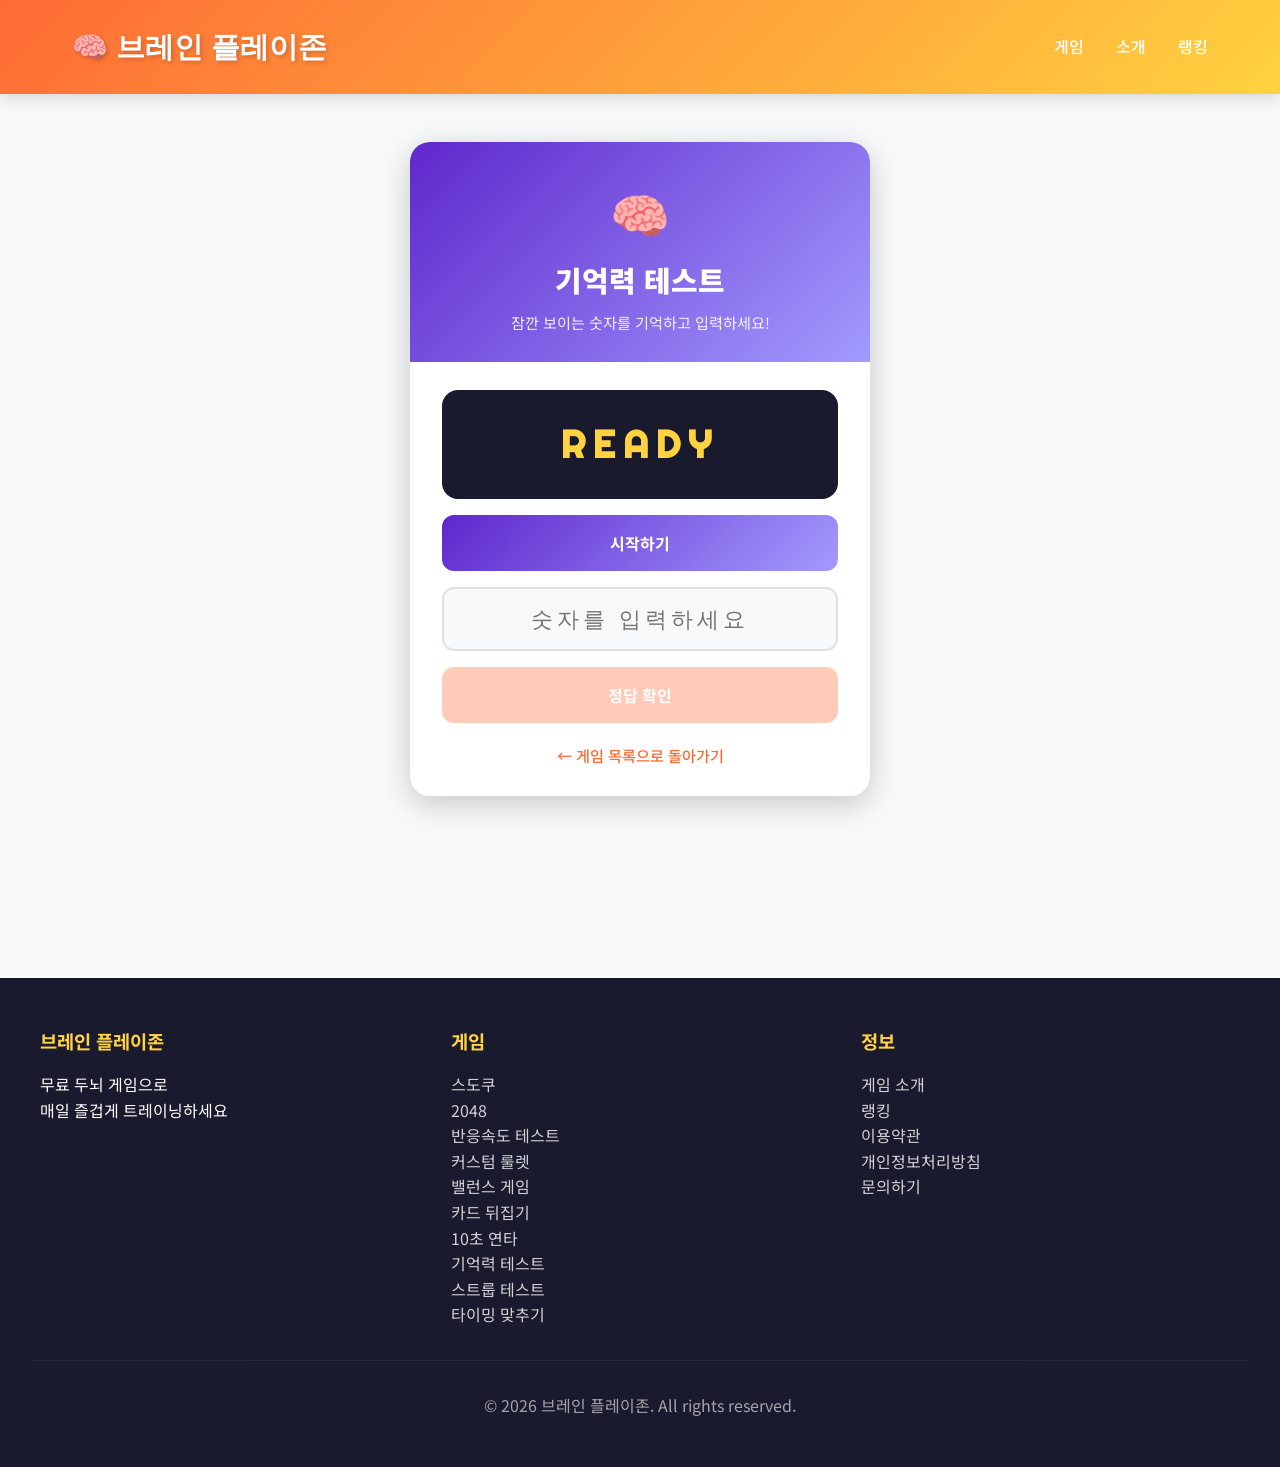
<file: memory-test.html>
<!DOCTYPE html>
<html lang="ko">

<head>
    <meta charset="UTF-8" />
    <title>기억력 테스트 - 브레인 플레이존</title>
    <meta name="viewport" content="width=device-width, initial-scale=1.0" />
    <meta name="description" content="숫자 기억력 테스트. 잠깐 보이는 숫자를 기억하고 입력하는 두뇌 훈련 게임!">
    <meta name="keywords" content="기억력 테스트, 숫자 기억, 두뇌 게임, 무료 게임, 기억력 훈련">
    <link rel="preconnect" href="https://fonts.googleapis.com">
    <link rel="preconnect" href="https://fonts.gstatic.com" crossorigin>
    <link href="https://fonts.googleapis.com/css2?family=Noto+Sans+KR:wght@400;500;700;900&family=Righteous&display=swap" rel="stylesheet">
    <!-- Google Tag Manager -->
    <script>(function (w, d, s, l, i) {
            w[l] = w[l] || []; w[l].push({
                'gtm.start':
                    new Date().getTime(), event: 'gtm.js'
            }); var f = d.getElementsByTagName(s)[0],
                j = d.createElement(s), dl = l != 'dataLayer' ? '&l=' + l : ''; j.async = true; j.src =
                    'https://www.googletagmanager.com/gtm.js?id=' + i + dl; f.parentNode.insertBefore(j, f);
        })(window, document, 'script', 'dataLayer', 'GTM-WGSGCQ49');</script>
    <!-- End Google Tag Manager -->
    <link rel="stylesheet" href="css/styles.css">
    <link rel="stylesheet" href="css/memory-test.css">
</head>

<body>
    <!-- Google Tag Manager (noscript) -->
    <noscript><iframe src="https://www.googletagmanager.com/ns.html?id=GTM-WGSGCQ49" height="0" width="0"
            style="display:none;visibility:hidden"></iframe></noscript>
    <!-- End Google Tag Manager (noscript) -->

    <!-- 헤더 -->
    <header>
        <nav>
            <a href="index.html" class="logo">🧠 브레인 플레이존</a>
            <ul class="nav-links">
                <li><a href="index.html#games">게임</a></li>
                <li><a href="guide.html">소개</a></li>
                <li><a href="index.html#ranking">랭킹</a></li>
            </ul>
        </nav>
    </header>

    <!-- 게임 영역 -->
    <main class="memory-test-main">
        <div class="memory-test-card">
            <div class="memory-test-header">
                <div class="game-icon">🧠</div>
                <h1 class="game-title">기억력 테스트</h1>
                <p class="game-subtitle">잠깐 보이는 숫자를 기억하고 입력하세요!</p>
            </div>

            <div class="memory-test-body">
                <div class="mt-number-box" id="mt-numberBox">READY</div>

                <button class="mt-btn mt-btn-start" id="mt-startBtn">시작하기</button>

                <input class="mt-input" id="mt-answerInput" type="text" inputmode="numeric"
                    placeholder="숫자를 입력하세요" disabled>

                <button class="mt-btn mt-btn-submit" id="mt-submitBtn" disabled>정답 확인</button>

                <div class="mt-result" id="mt-result"></div>

                <a href="index.html" class="back-link">← 게임 목록으로 돌아가기</a>
            </div>
        </div>
    </main>

    <!-- 푸터 -->
    <footer>
        <div class="footer-content">
            <div class="footer-section">
                <h3>브레인 플레이존</h3>
                <p>무료 두뇌 게임으로<br>매일 즐겁게 트레이닝하세요</p>
            </div>
            <div class="footer-section">
                <h3>게임</h3>
                <ul>
                    <li><a href="index.html">스도쿠</a></li>
                    <li><a href="index.html">2048</a></li>
                    <li><a href="reaction-test.html">반응속도 테스트</a></li>
                    <li><a href="roulette.html">커스텀 룰렛</a></li>
                    <li><a href="balance-game.html">밸런스 게임</a></li>
                    <li><a href="card-memory.html">카드 뒤집기</a></li>
                    <li><a href="click-speed.html">10초 연타</a></li>
                    <li><a href="memory-test.html">기억력 테스트</a></li>
                    <li><a href="stroop-test.html">스트룹 테스트</a></li>
                    <li><a href="timing-game.html">타이밍 맞추기</a></li>
                </ul>
            </div>
            <div class="footer-section">
                <h3>정보</h3>
                <ul>
                    <li><a href="guide.html">게임 소개</a></li>
                    <li><a href="index.html#ranking">랭킹</a></li>
                    <li><a href="terms.html">이용약관</a></li>
                    <li><a href="privacy.html">개인정보처리방침</a></li>
                    <li><a href="https://open.kakao.com/o/sORt2goi">문의하기</a></li>
                </ul>
            </div>
        </div>
        <div class="copyright">
            © 2026 브레인 플레이존. All rights reserved.
        </div>
    </footer>

    <script>
        const numberBox = document.getElementById("mt-numberBox");
        const startBtn = document.getElementById("mt-startBtn");
        const submitBtn = document.getElementById("mt-submitBtn");
        const answerInput = document.getElementById("mt-answerInput");
        const resultEl = document.getElementById("mt-result");

        let currentNumber = "";
        let level = 1;
        let bestLevel = Number(localStorage.getItem("memoryBestLevel")) || 0;

        startBtn.addEventListener("click", startRound);
        submitBtn.addEventListener("click", checkAnswer);
        answerInput.addEventListener("keydown", (e) => {
            if (e.key === "Enter" && !submitBtn.disabled) checkAnswer();
        });

        function startRound() {
            const length = level + 2;
            currentNumber = generateNumber(length);

            numberBox.textContent = currentNumber;
            resultEl.style.display = "none";

            startBtn.disabled = true;
            submitBtn.disabled = true;
            answerInput.disabled = true;
            answerInput.value = "";

            const showTime = Math.max(900, 2200 - level * 150);

            setTimeout(() => {
                numberBox.textContent = "???";
                answerInput.disabled = false;
                submitBtn.disabled = false;
                answerInput.focus();
            }, showTime);
        }

        function checkAnswer() {
            const userAnswer = answerInput.value.trim();
            resultEl.style.display = "block";

            if (userAnswer === currentNumber) {
                level++;
                if (level > bestLevel) {
                    bestLevel = level;
                    localStorage.setItem("memoryBestLevel", bestLevel);
                }
                resultEl.className = "mt-result correct";
                resultEl.innerHTML = `정답입니다! 🎉<br>현재 레벨: ${level}&nbsp; / &nbsp;최고 레벨: ${bestLevel}`;
                numberBox.textContent = "정답!";
                startBtn.textContent = "다음 단계";
            } else {
                resultEl.className = "mt-result wrong";
                resultEl.innerHTML = `틀렸습니다 😢<br>정답: ${currentNumber}<br>도달 레벨: ${level}&nbsp; / &nbsp;최고 레벨: ${bestLevel}`;
                level = 1;
                numberBox.textContent = "GAME OVER";
                startBtn.textContent = "다시 시작";
            }

            startBtn.disabled = false;
            submitBtn.disabled = true;
            answerInput.disabled = true;
        }

        function generateNumber(length) {
            let num = "";
            for (let i = 0; i < length; i++) num += Math.floor(Math.random() * 10);
            return num;
        }
    </script>

</body>

</html>
</file>
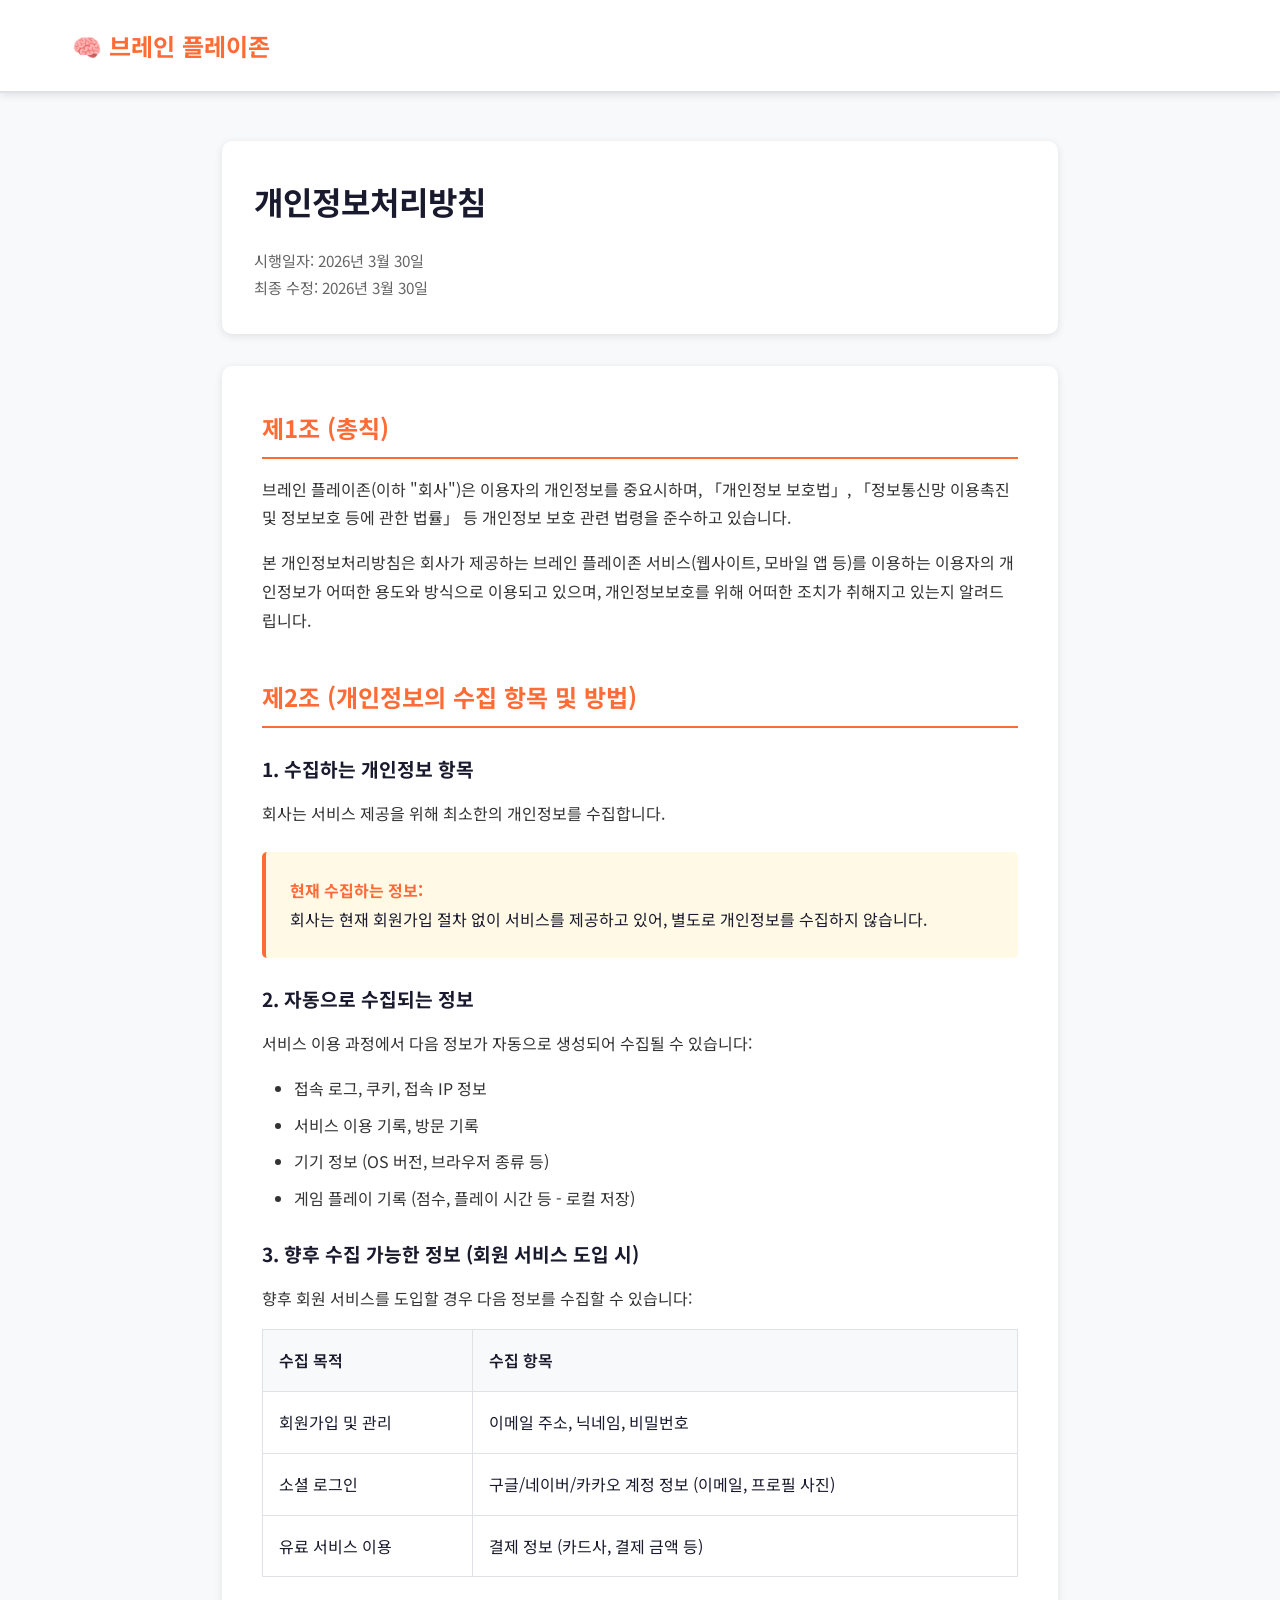
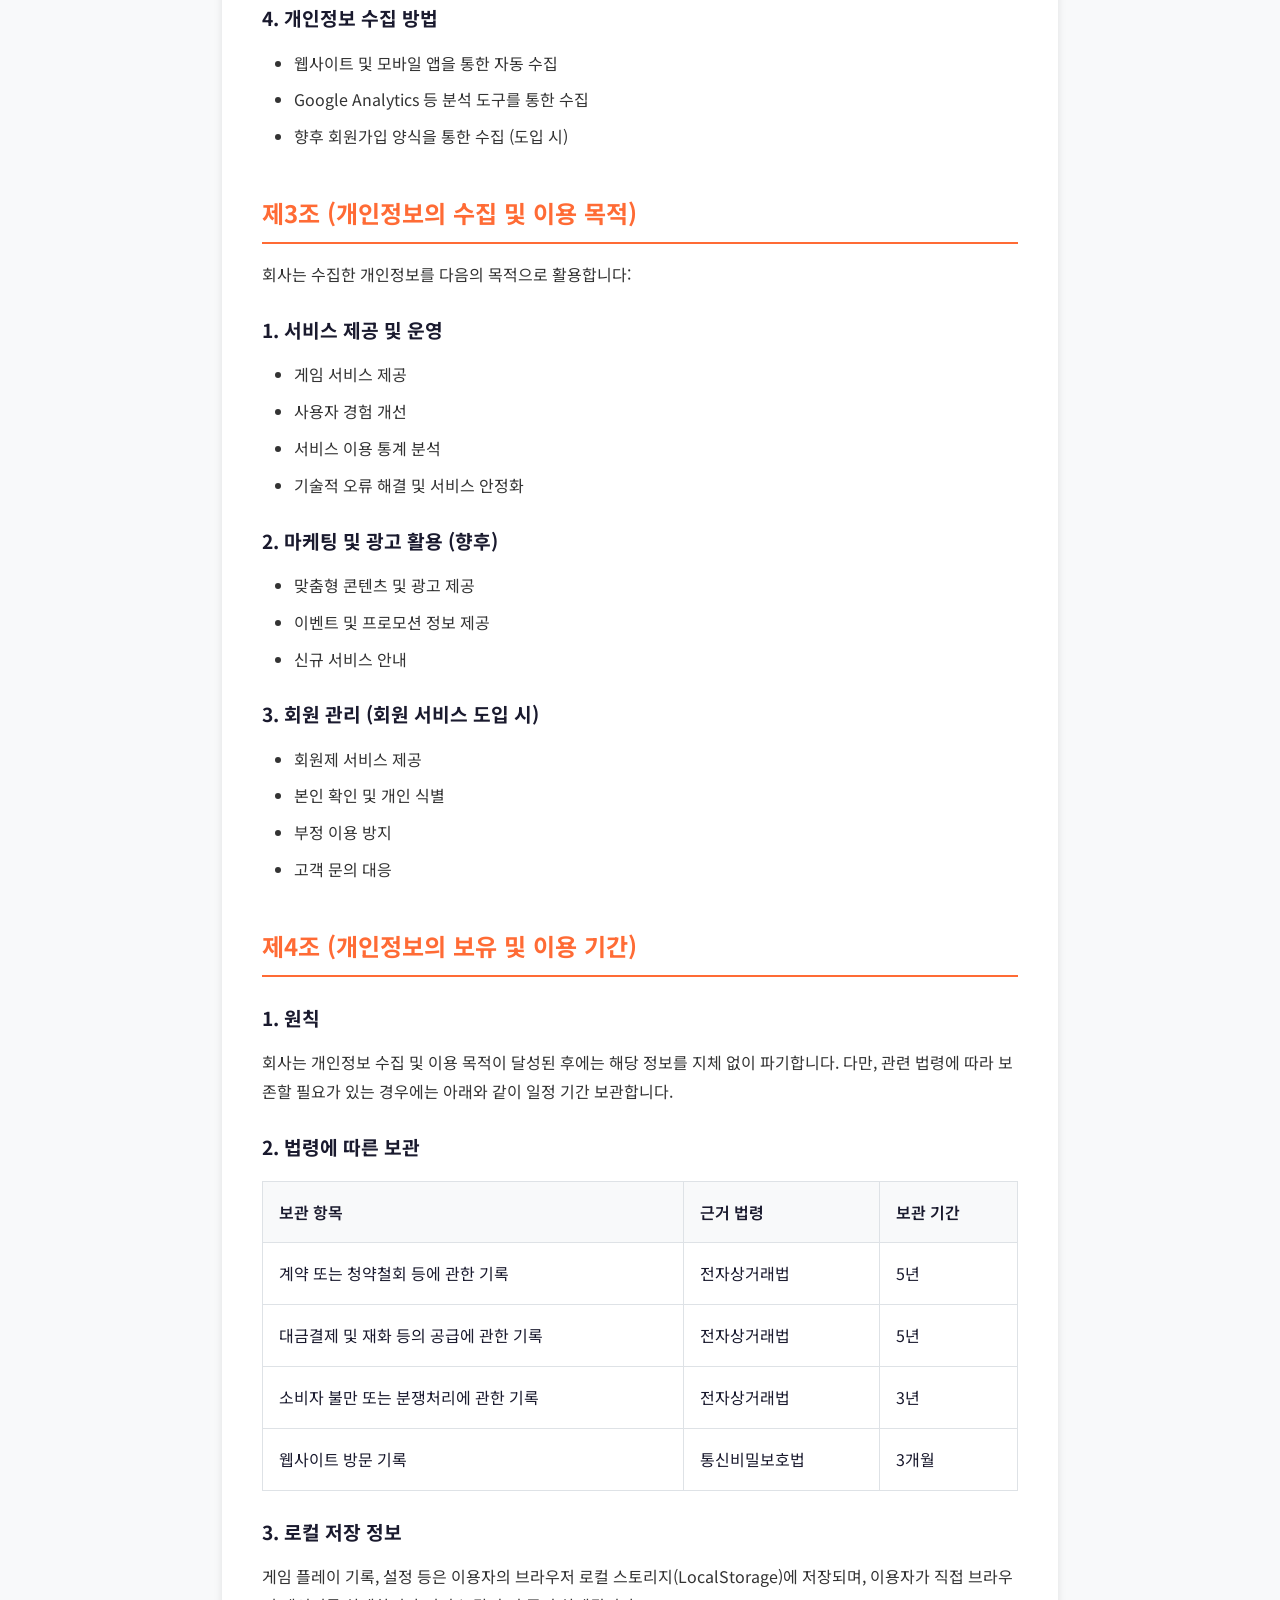
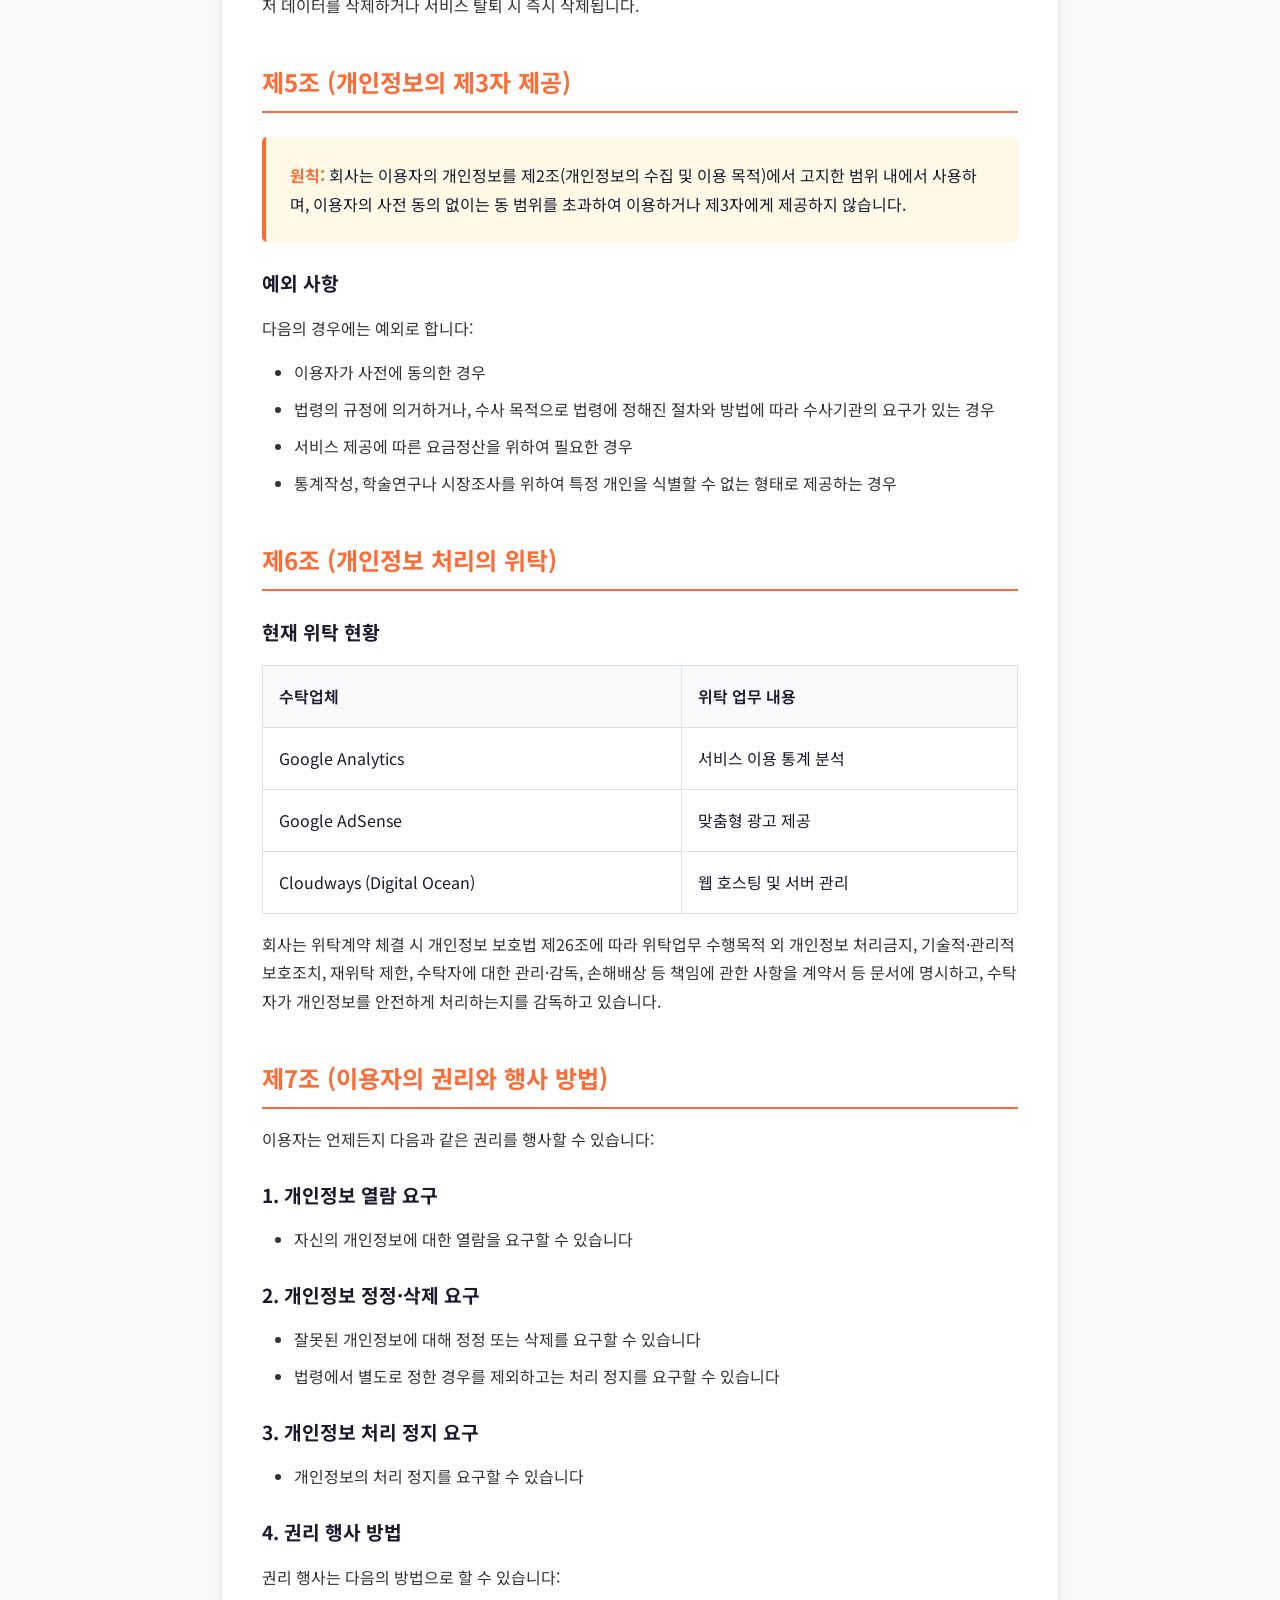
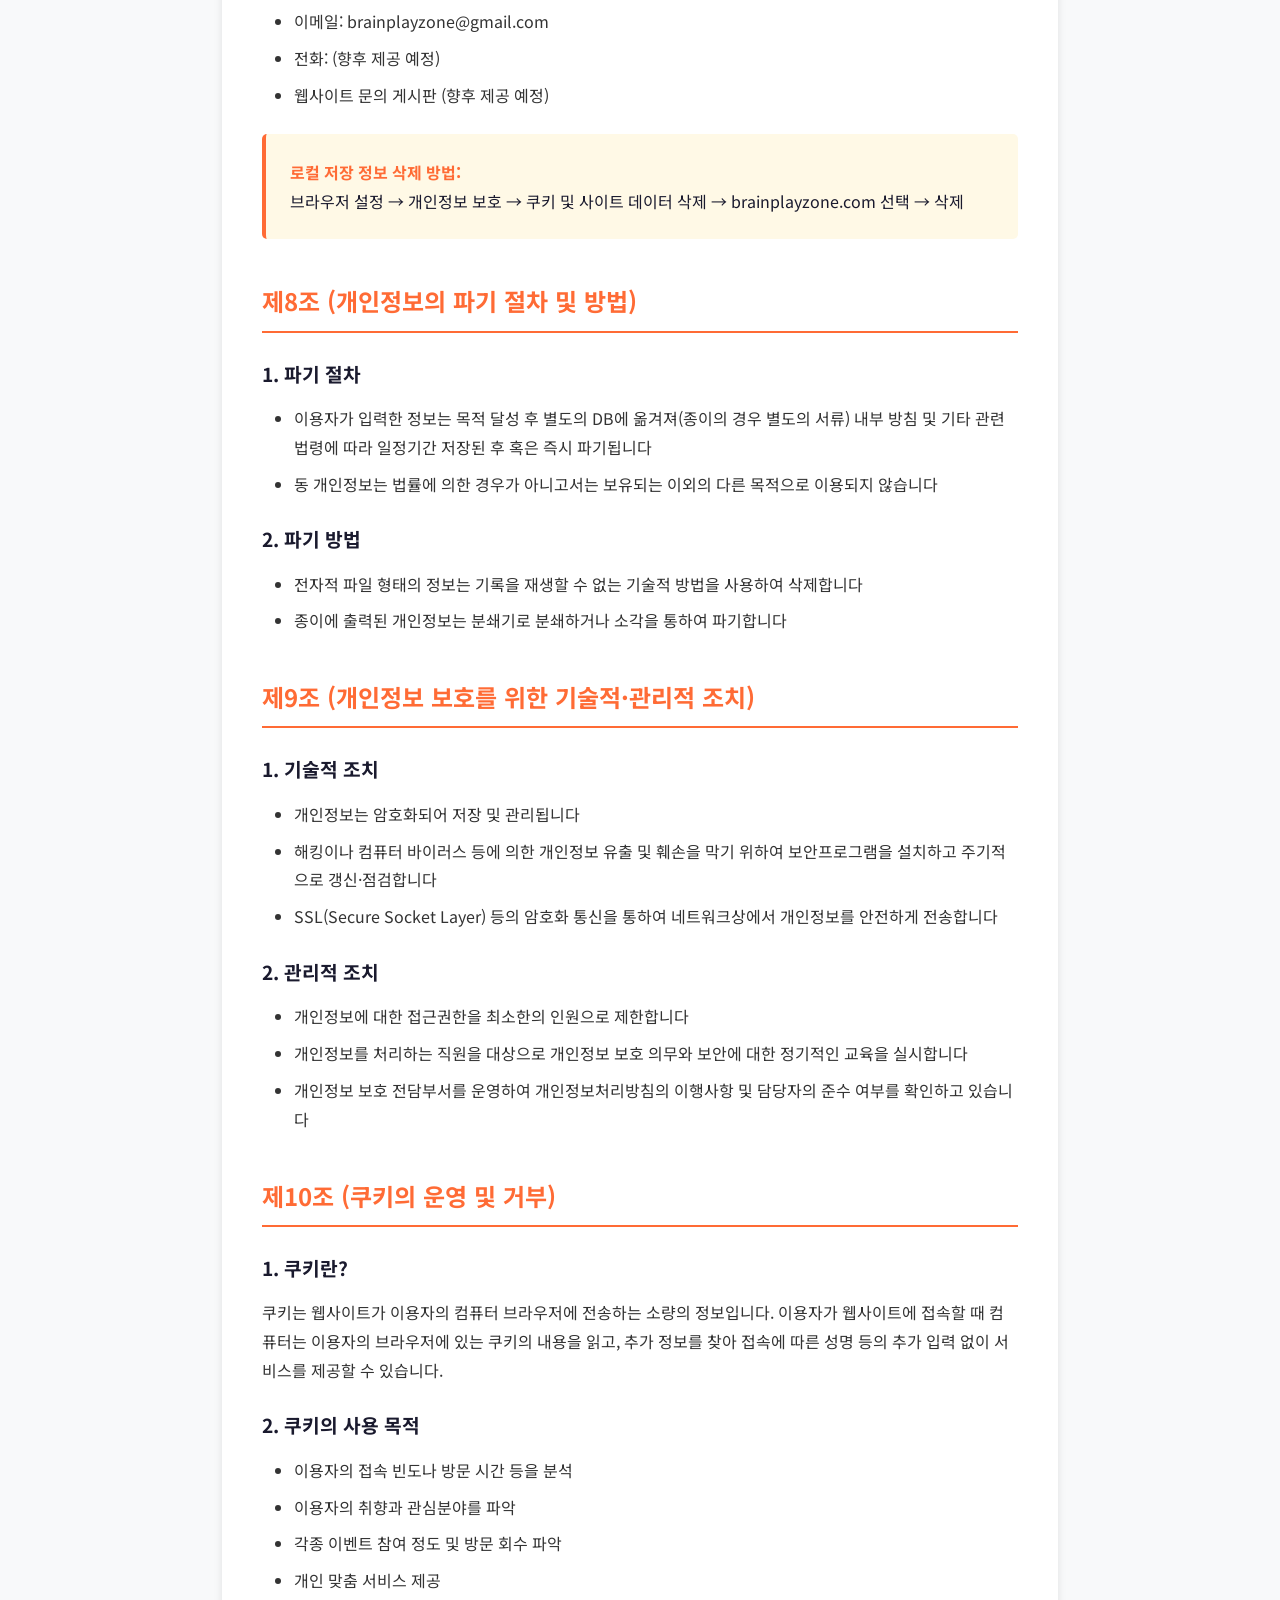
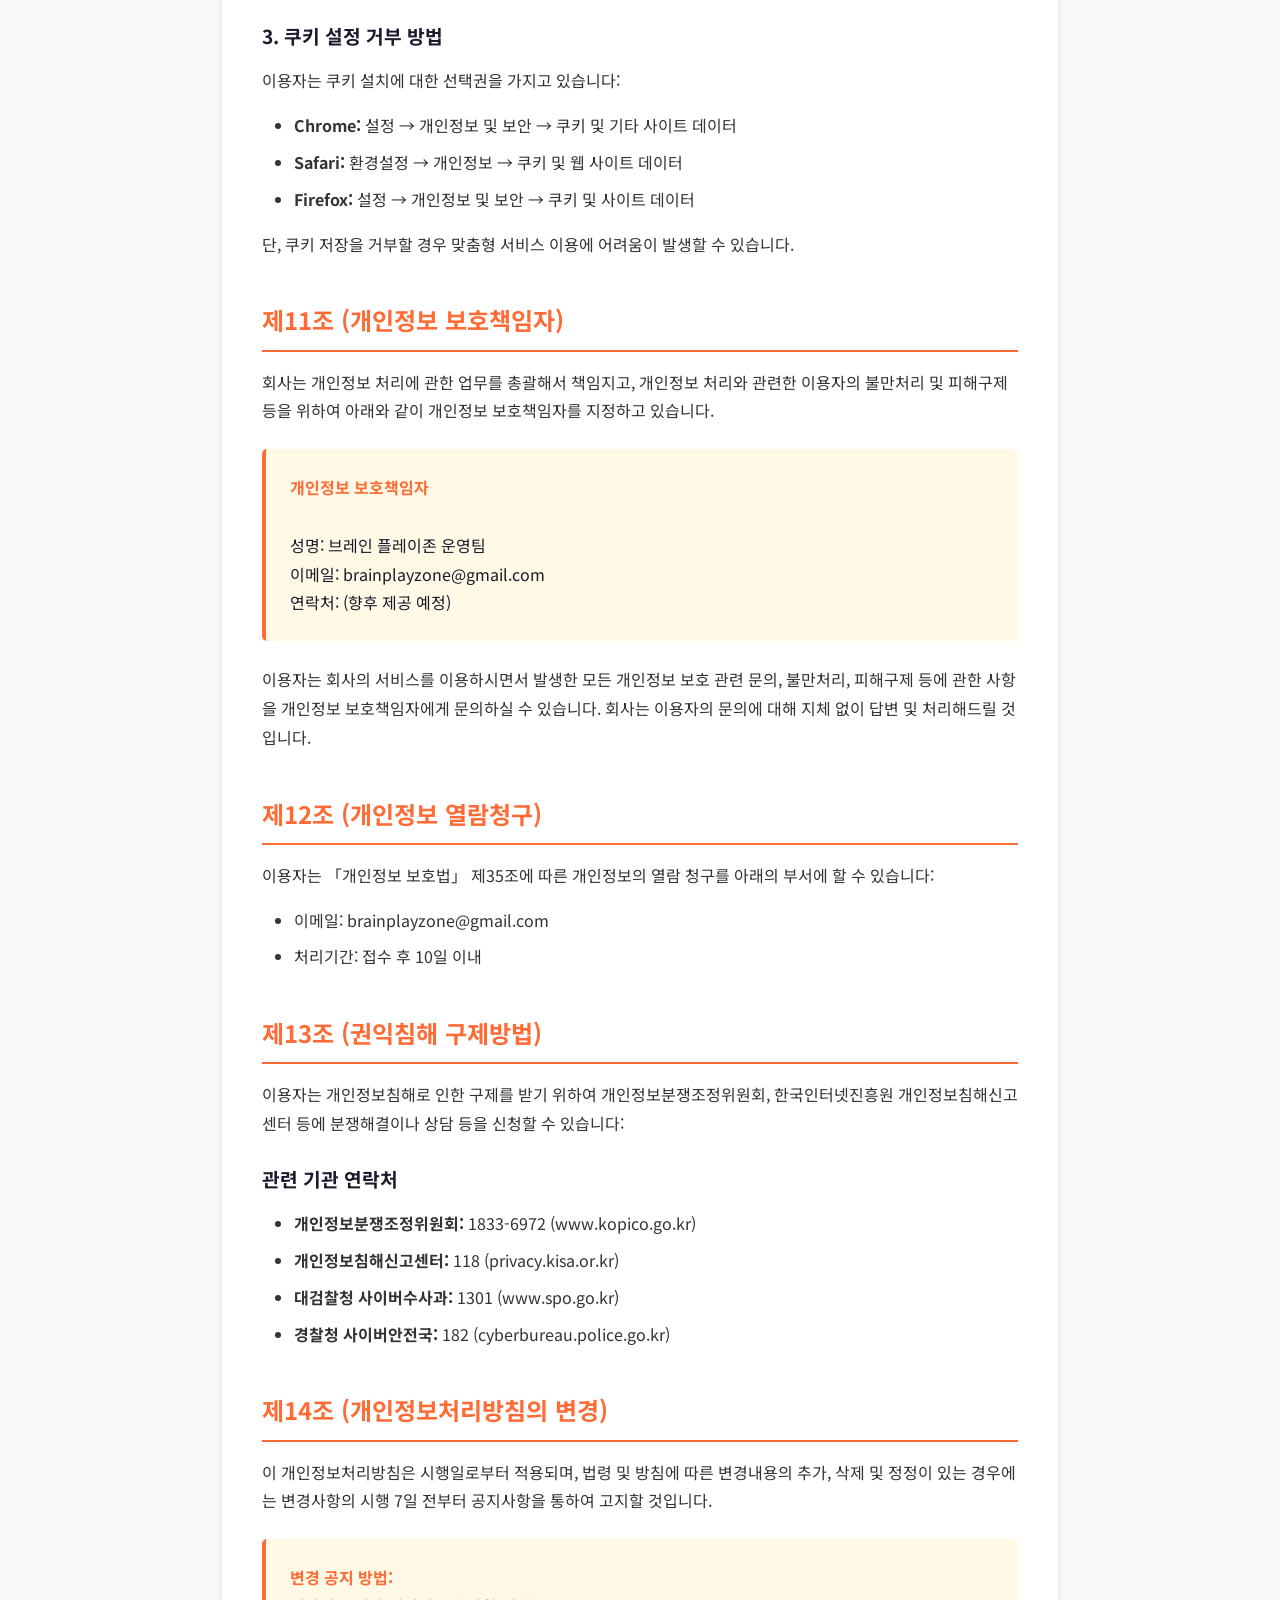
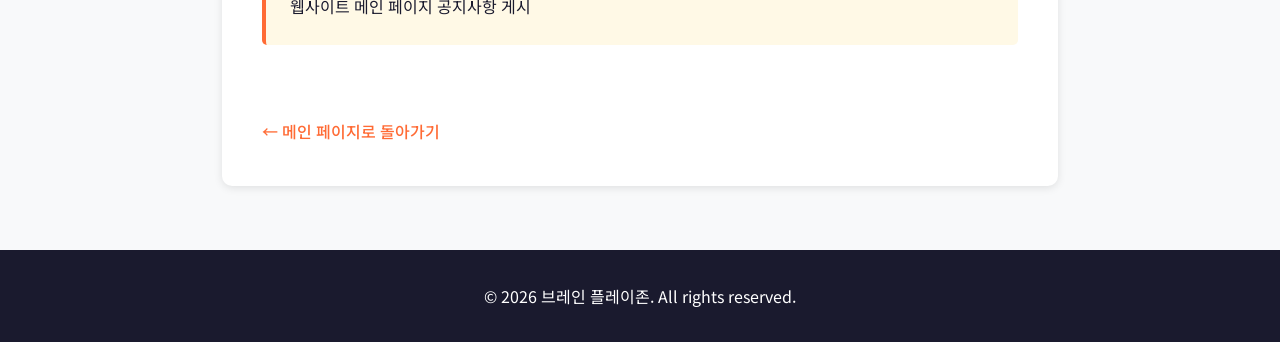
<file: privacy.html>
<!DOCTYPE html>
<html lang="ko">

<head>
    <meta charset="UTF-8">
    <meta name="viewport" content="width=device-width, initial-scale=1.0">
    <meta name="robots" content="noindex, nofollow">
    <title>개인정보처리방침 - 브레인 플레이존</title>

    <link rel="preconnect" href="https://fonts.googleapis.com">
    <link rel="preconnect" href="https://fonts.gstatic.com" crossorigin>
    <link href="https://fonts.googleapis.com/css2?family=Noto+Sans+KR:wght@400;500;700&display=swap" rel="stylesheet">

    <style>
        * {
            margin: 0;
            padding: 0;
            box-sizing: border-box;
        }

        :root {
            --primary: #FF6B35;
            --dark: #1A1A2E;
            --light: #F8F9FA;
            --border: #DEE2E6;
        }

        body {
            font-family: 'Noto Sans KR', sans-serif;
            background: var(--light);
            color: var(--dark);
            line-height: 1.8;
        }

        header {
            background: white;
            border-bottom: 2px solid var(--border);
            padding: 1.5rem 0;
            box-shadow: 0 2px 8px rgba(0, 0, 0, 0.1);
        }

        nav {
            max-width: 1200px;
            margin: 0 auto;
            padding: 0 2rem;
        }

        .logo {
            font-size: 1.5rem;
            font-weight: 700;
            color: var(--primary);
            text-decoration: none;
        }

        .container {
            max-width: 900px;
            margin: 3rem auto;
            padding: 0 2rem;
        }

        .policy-header {
            background: white;
            padding: 2rem;
            border-radius: 10px;
            margin-bottom: 2rem;
            box-shadow: 0 2px 8px rgba(0, 0, 0, 0.1);
        }

        .policy-header h1 {
            font-size: 2rem;
            color: var(--dark);
            margin-bottom: 1rem;
        }

        .policy-header .update-date {
            color: #666;
            font-size: 0.95rem;
        }

        .policy-content {
            background: white;
            padding: 2.5rem;
            border-radius: 10px;
            box-shadow: 0 2px 8px rgba(0, 0, 0, 0.1);
        }

        .policy-section {
            margin-bottom: 2.5rem;
        }

        .policy-section h2 {
            font-size: 1.5rem;
            color: var(--primary);
            margin-bottom: 1rem;
            padding-bottom: 0.5rem;
            border-bottom: 2px solid var(--primary);
        }

        .policy-section h3 {
            font-size: 1.2rem;
            color: var(--dark);
            margin: 1.5rem 0 0.8rem 0;
        }

        .policy-section p {
            margin-bottom: 1rem;
            color: #333;
        }

        .policy-section ul,
        .policy-section ol {
            margin-left: 2rem;
            margin-bottom: 1rem;
        }

        .policy-section li {
            margin-bottom: 0.5rem;
            color: #333;
        }

        .highlight-box {
            background: #FFF9E6;
            border-left: 4px solid var(--primary);
            padding: 1.5rem;
            margin: 1.5rem 0;
            border-radius: 5px;
        }

        .highlight-box strong {
            color: var(--primary);
        }

        table {
            width: 100%;
            border-collapse: collapse;
            margin: 1rem 0;
        }

        table th {
            background: var(--light);
            padding: 1rem;
            text-align: left;
            border: 1px solid var(--border);
            font-weight: 600;
        }

        table td {
            padding: 1rem;
            border: 1px solid var(--border);
        }

        .back-link {
            display: inline-block;
            margin-top: 2rem;
            color: var(--primary);
            text-decoration: none;
            font-weight: 500;
        }

        .back-link:hover {
            text-decoration: underline;
        }

        footer {
            background: var(--dark);
            color: white;
            text-align: center;
            padding: 2rem;
            margin-top: 4rem;
        }

        @media (max-width: 768px) {
            .container {
                padding: 0 1rem;
            }

            .policy-header h1 {
                font-size: 1.5rem;
            }

            .policy-content {
                padding: 1.5rem;
            }

            .policy-section h2 {
                font-size: 1.3rem;
            }

            table {
                font-size: 0.9rem;
            }

            table th,
            table td {
                padding: 0.7rem;
            }
        }
    </style>
</head>

<body>
    <header>
        <nav>
            <a href="index.html" class="logo">🧠 브레인 플레이존</a>
        </nav>
    </header>

    <div class="container">
        <div class="policy-header">
            <h1>개인정보처리방침</h1>
            <p class="update-date">
                시행일자: 2026년 3월 30일<br>
                최종 수정: 2026년 3월 30일
            </p>
        </div>

        <div class="policy-content">
            <!-- 제1조 -->
            <section class="policy-section">
                <h2>제1조 (총칙)</h2>
                <p>
                    브레인 플레이존(이하 "회사")은 이용자의 개인정보를 중요시하며, 「개인정보 보호법」, 「정보통신망 이용촉진 및 정보보호 등에 관한 법률」 등 개인정보 보호 관련 법령을 준수하고
                    있습니다.
                </p>
                <p>
                    본 개인정보처리방침은 회사가 제공하는 브레인 플레이존 서비스(웹사이트, 모바일 앱 등)를 이용하는 이용자의 개인정보가 어떠한 용도와 방식으로 이용되고 있으며, 개인정보보호를 위해
                    어떠한 조치가 취해지고 있는지 알려드립니다.
                </p>
            </section>

            <!-- 제2조 -->
            <section class="policy-section">
                <h2>제2조 (개인정보의 수집 항목 및 방법)</h2>

                <h3>1. 수집하는 개인정보 항목</h3>
                <p>회사는 서비스 제공을 위해 최소한의 개인정보를 수집합니다.</p>

                <div class="highlight-box">
                    <strong>현재 수집하는 정보:</strong><br>
                    회사는 현재 회원가입 절차 없이 서비스를 제공하고 있어, 별도로 개인정보를 수집하지 않습니다.
                </div>

                <h3>2. 자동으로 수집되는 정보</h3>
                <p>서비스 이용 과정에서 다음 정보가 자동으로 생성되어 수집될 수 있습니다:</p>
                <ul>
                    <li>접속 로그, 쿠키, 접속 IP 정보</li>
                    <li>서비스 이용 기록, 방문 기록</li>
                    <li>기기 정보 (OS 버전, 브라우저 종류 등)</li>
                    <li>게임 플레이 기록 (점수, 플레이 시간 등 - 로컬 저장)</li>
                </ul>

                <h3>3. 향후 수집 가능한 정보 (회원 서비스 도입 시)</h3>
                <p>향후 회원 서비스를 도입할 경우 다음 정보를 수집할 수 있습니다:</p>
                <table>
                    <thead>
                        <tr>
                            <th>수집 목적</th>
                            <th>수집 항목</th>
                        </tr>
                    </thead>
                    <tbody>
                        <tr>
                            <td>회원가입 및 관리</td>
                            <td>이메일 주소, 닉네임, 비밀번호</td>
                        </tr>
                        <tr>
                            <td>소셜 로그인</td>
                            <td>구글/네이버/카카오 계정 정보 (이메일, 프로필 사진)</td>
                        </tr>
                        <tr>
                            <td>유료 서비스 이용</td>
                            <td>결제 정보 (카드사, 결제 금액 등)</td>
                        </tr>
                    </tbody>
                </table>

                <h3>4. 개인정보 수집 방법</h3>
                <ul>
                    <li>웹사이트 및 모바일 앱을 통한 자동 수집</li>
                    <li>Google Analytics 등 분석 도구를 통한 수집</li>
                    <li>향후 회원가입 양식을 통한 수집 (도입 시)</li>
                </ul>
            </section>

            <!-- 제3조 -->
            <section class="policy-section">
                <h2>제3조 (개인정보의 수집 및 이용 목적)</h2>
                <p>회사는 수집한 개인정보를 다음의 목적으로 활용합니다:</p>

                <h3>1. 서비스 제공 및 운영</h3>
                <ul>
                    <li>게임 서비스 제공</li>
                    <li>사용자 경험 개선</li>
                    <li>서비스 이용 통계 분석</li>
                    <li>기술적 오류 해결 및 서비스 안정화</li>
                </ul>

                <h3>2. 마케팅 및 광고 활용 (향후)</h3>
                <ul>
                    <li>맞춤형 콘텐츠 및 광고 제공</li>
                    <li>이벤트 및 프로모션 정보 제공</li>
                    <li>신규 서비스 안내</li>
                </ul>

                <h3>3. 회원 관리 (회원 서비스 도입 시)</h3>
                <ul>
                    <li>회원제 서비스 제공</li>
                    <li>본인 확인 및 개인 식별</li>
                    <li>부정 이용 방지</li>
                    <li>고객 문의 대응</li>
                </ul>
            </section>

            <!-- 제4조 -->
            <section class="policy-section">
                <h2>제4조 (개인정보의 보유 및 이용 기간)</h2>

                <h3>1. 원칙</h3>
                <p>
                    회사는 개인정보 수집 및 이용 목적이 달성된 후에는 해당 정보를 지체 없이 파기합니다. 다만, 관련 법령에 따라 보존할 필요가 있는 경우에는 아래와 같이 일정 기간 보관합니다.
                </p>

                <h3>2. 법령에 따른 보관</h3>
                <table>
                    <thead>
                        <tr>
                            <th>보관 항목</th>
                            <th>근거 법령</th>
                            <th>보관 기간</th>
                        </tr>
                    </thead>
                    <tbody>
                        <tr>
                            <td>계약 또는 청약철회 등에 관한 기록</td>
                            <td>전자상거래법</td>
                            <td>5년</td>
                        </tr>
                        <tr>
                            <td>대금결제 및 재화 등의 공급에 관한 기록</td>
                            <td>전자상거래법</td>
                            <td>5년</td>
                        </tr>
                        <tr>
                            <td>소비자 불만 또는 분쟁처리에 관한 기록</td>
                            <td>전자상거래법</td>
                            <td>3년</td>
                        </tr>
                        <tr>
                            <td>웹사이트 방문 기록</td>
                            <td>통신비밀보호법</td>
                            <td>3개월</td>
                        </tr>
                    </tbody>
                </table>

                <h3>3. 로컬 저장 정보</h3>
                <p>
                    게임 플레이 기록, 설정 등은 이용자의 브라우저 로컬 스토리지(LocalStorage)에 저장되며, 이용자가 직접 브라우저 데이터를 삭제하거나 서비스 탈퇴 시 즉시 삭제됩니다.
                </p>
            </section>

            <!-- 제5조 -->
            <section class="policy-section">
                <h2>제5조 (개인정보의 제3자 제공)</h2>

                <div class="highlight-box">
                    <strong>원칙:</strong> 회사는 이용자의 개인정보를 제2조(개인정보의 수집 및 이용 목적)에서 고지한 범위 내에서 사용하며, 이용자의 사전 동의 없이는 동 범위를
                    초과하여 이용하거나 제3자에게 제공하지 않습니다.
                </div>

                <h3>예외 사항</h3>
                <p>다음의 경우에는 예외로 합니다:</p>
                <ul>
                    <li>이용자가 사전에 동의한 경우</li>
                    <li>법령의 규정에 의거하거나, 수사 목적으로 법령에 정해진 절차와 방법에 따라 수사기관의 요구가 있는 경우</li>
                    <li>서비스 제공에 따른 요금정산을 위하여 필요한 경우</li>
                    <li>통계작성, 학술연구나 시장조사를 위하여 특정 개인을 식별할 수 없는 형태로 제공하는 경우</li>
                </ul>
            </section>

            <!-- 제6조 -->
            <section class="policy-section">
                <h2>제6조 (개인정보 처리의 위탁)</h2>

                <h3>현재 위탁 현황</h3>
                <table>
                    <thead>
                        <tr>
                            <th>수탁업체</th>
                            <th>위탁 업무 내용</th>
                        </tr>
                    </thead>
                    <tbody>
                        <tr>
                            <td>Google Analytics</td>
                            <td>서비스 이용 통계 분석</td>
                        </tr>
                        <tr>
                            <td>Google AdSense</td>
                            <td>맞춤형 광고 제공</td>
                        </tr>
                        <tr>
                            <td>Cloudways (Digital Ocean)</td>
                            <td>웹 호스팅 및 서버 관리</td>
                        </tr>
                    </tbody>
                </table>

                <p>
                    회사는 위탁계약 체결 시 개인정보 보호법 제26조에 따라 위탁업무 수행목적 외 개인정보 처리금지, 기술적·관리적 보호조치, 재위탁 제한, 수탁자에 대한 관리·감독, 손해배상 등
                    책임에 관한 사항을 계약서 등 문서에 명시하고, 수탁자가 개인정보를 안전하게 처리하는지를 감독하고 있습니다.
                </p>
            </section>

            <!-- 제7조 -->
            <section class="policy-section">
                <h2>제7조 (이용자의 권리와 행사 방법)</h2>

                <p>이용자는 언제든지 다음과 같은 권리를 행사할 수 있습니다:</p>

                <h3>1. 개인정보 열람 요구</h3>
                <ul>
                    <li>자신의 개인정보에 대한 열람을 요구할 수 있습니다</li>
                </ul>

                <h3>2. 개인정보 정정·삭제 요구</h3>
                <ul>
                    <li>잘못된 개인정보에 대해 정정 또는 삭제를 요구할 수 있습니다</li>
                    <li>법령에서 별도로 정한 경우를 제외하고는 처리 정지를 요구할 수 있습니다</li>
                </ul>

                <h3>3. 개인정보 처리 정지 요구</h3>
                <ul>
                    <li>개인정보의 처리 정지를 요구할 수 있습니다</li>
                </ul>

                <h3>4. 권리 행사 방법</h3>
                <p>권리 행사는 다음의 방법으로 할 수 있습니다:</p>
                <ul>
                    <li>이메일: brainplayzone@gmail.com</li>
                    <li>전화: (향후 제공 예정)</li>
                    <li>웹사이트 문의 게시판 (향후 제공 예정)</li>
                </ul>

                <div class="highlight-box">
                    <strong>로컬 저장 정보 삭제 방법:</strong><br>
                    브라우저 설정 → 개인정보 보호 → 쿠키 및 사이트 데이터 삭제 → brainplayzone.com 선택 → 삭제
                </div>
            </section>

            <!-- 제8조 -->
            <section class="policy-section">
                <h2>제8조 (개인정보의 파기 절차 및 방법)</h2>

                <h3>1. 파기 절차</h3>
                <ul>
                    <li>이용자가 입력한 정보는 목적 달성 후 별도의 DB에 옮겨져(종이의 경우 별도의 서류) 내부 방침 및 기타 관련 법령에 따라 일정기간 저장된 후 혹은 즉시 파기됩니다</li>
                    <li>동 개인정보는 법률에 의한 경우가 아니고서는 보유되는 이외의 다른 목적으로 이용되지 않습니다</li>
                </ul>

                <h3>2. 파기 방법</h3>
                <ul>
                    <li>전자적 파일 형태의 정보는 기록을 재생할 수 없는 기술적 방법을 사용하여 삭제합니다</li>
                    <li>종이에 출력된 개인정보는 분쇄기로 분쇄하거나 소각을 통하여 파기합니다</li>
                </ul>
            </section>

            <!-- 제9조 -->
            <section class="policy-section">
                <h2>제9조 (개인정보 보호를 위한 기술적·관리적 조치)</h2>

                <h3>1. 기술적 조치</h3>
                <ul>
                    <li>개인정보는 암호화되어 저장 및 관리됩니다</li>
                    <li>해킹이나 컴퓨터 바이러스 등에 의한 개인정보 유출 및 훼손을 막기 위하여 보안프로그램을 설치하고 주기적으로 갱신·점검합니다</li>
                    <li>SSL(Secure Socket Layer) 등의 암호화 통신을 통하여 네트워크상에서 개인정보를 안전하게 전송합니다</li>
                </ul>

                <h3>2. 관리적 조치</h3>
                <ul>
                    <li>개인정보에 대한 접근권한을 최소한의 인원으로 제한합니다</li>
                    <li>개인정보를 처리하는 직원을 대상으로 개인정보 보호 의무와 보안에 대한 정기적인 교육을 실시합니다</li>
                    <li>개인정보 보호 전담부서를 운영하여 개인정보처리방침의 이행사항 및 담당자의 준수 여부를 확인하고 있습니다</li>
                </ul>
            </section>

            <!-- 제10조 -->
            <section class="policy-section">
                <h2>제10조 (쿠키의 운영 및 거부)</h2>

                <h3>1. 쿠키란?</h3>
                <p>
                    쿠키는 웹사이트가 이용자의 컴퓨터 브라우저에 전송하는 소량의 정보입니다. 이용자가 웹사이트에 접속할 때 컴퓨터는 이용자의 브라우저에 있는 쿠키의 내용을 읽고, 추가 정보를 찾아
                    접속에 따른 성명 등의 추가 입력 없이 서비스를 제공할 수 있습니다.
                </p>

                <h3>2. 쿠키의 사용 목적</h3>
                <ul>
                    <li>이용자의 접속 빈도나 방문 시간 등을 분석</li>
                    <li>이용자의 취향과 관심분야를 파악</li>
                    <li>각종 이벤트 참여 정도 및 방문 회수 파악</li>
                    <li>개인 맞춤 서비스 제공</li>
                </ul>

                <h3>3. 쿠키 설정 거부 방법</h3>
                <p>이용자는 쿠키 설치에 대한 선택권을 가지고 있습니다:</p>
                <ul>
                    <li><strong>Chrome:</strong> 설정 → 개인정보 및 보안 → 쿠키 및 기타 사이트 데이터</li>
                    <li><strong>Safari:</strong> 환경설정 → 개인정보 → 쿠키 및 웹 사이트 데이터</li>
                    <li><strong>Firefox:</strong> 설정 → 개인정보 및 보안 → 쿠키 및 사이트 데이터</li>
                </ul>
                <p>
                    단, 쿠키 저장을 거부할 경우 맞춤형 서비스 이용에 어려움이 발생할 수 있습니다.
                </p>
            </section>

            <!-- 제11조 -->
            <section class="policy-section">
                <h2>제11조 (개인정보 보호책임자)</h2>

                <p>
                    회사는 개인정보 처리에 관한 업무를 총괄해서 책임지고, 개인정보 처리와 관련한 이용자의 불만처리 및 피해구제 등을 위하여 아래와 같이 개인정보 보호책임자를 지정하고 있습니다.
                </p>

                <div class="highlight-box">
                    <strong>개인정보 보호책임자</strong><br><br>
                    성명: 브레인 플레이존 운영팀<br>
                    이메일: brainplayzone@gmail.com<br>
                    연락처: (향후 제공 예정)
                </div>

                <p>
                    이용자는 회사의 서비스를 이용하시면서 발생한 모든 개인정보 보호 관련 문의, 불만처리, 피해구제 등에 관한 사항을 개인정보 보호책임자에게 문의하실 수 있습니다. 회사는 이용자의
                    문의에 대해 지체 없이 답변 및 처리해드릴 것입니다.
                </p>
            </section>

            <!-- 제12조 -->
            <section class="policy-section">
                <h2>제12조 (개인정보 열람청구)</h2>

                <p>이용자는 「개인정보 보호법」 제35조에 따른 개인정보의 열람 청구를 아래의 부서에 할 수 있습니다:</p>

                <ul>
                    <li>이메일: brainplayzone@gmail.com</li>
                    <li>처리기간: 접수 후 10일 이내</li>
                </ul>
            </section>

            <!-- 제13조 -->
            <section class="policy-section">
                <h2>제13조 (권익침해 구제방법)</h2>

                <p>이용자는 개인정보침해로 인한 구제를 받기 위하여 개인정보분쟁조정위원회, 한국인터넷진흥원 개인정보침해신고센터 등에 분쟁해결이나 상담 등을 신청할 수 있습니다:</p>

                <h3>관련 기관 연락처</h3>
                <ul>
                    <li><strong>개인정보분쟁조정위원회:</strong> 1833-6972 (www.kopico.go.kr)</li>
                    <li><strong>개인정보침해신고센터:</strong> 118 (privacy.kisa.or.kr)</li>
                    <li><strong>대검찰청 사이버수사과:</strong> 1301 (www.spo.go.kr)</li>
                    <li><strong>경찰청 사이버안전국:</strong> 182 (cyberbureau.police.go.kr)</li>
                </ul>
            </section>

            <!-- 제14조 -->
            <section class="policy-section">
                <h2>제14조 (개인정보처리방침의 변경)</h2>

                <p>
                    이 개인정보처리방침은 시행일로부터 적용되며, 법령 및 방침에 따른 변경내용의 추가, 삭제 및 정정이 있는 경우에는 변경사항의 시행 7일 전부터 공지사항을 통하여 고지할 것입니다.
                </p>

                <div class="highlight-box">
                    <strong>변경 공지 방법:</strong><br>
                    웹사이트 메인 페이지 공지사항 게시
                </div>
            </section>

            <a href="index.html" class="back-link">← 메인 페이지로 돌아가기</a>
        </div>
    </div>

    <footer>
        <p>&copy; 2026 브레인 플레이존. All rights reserved.</p>
    </footer>
</body>

</html>
</file>
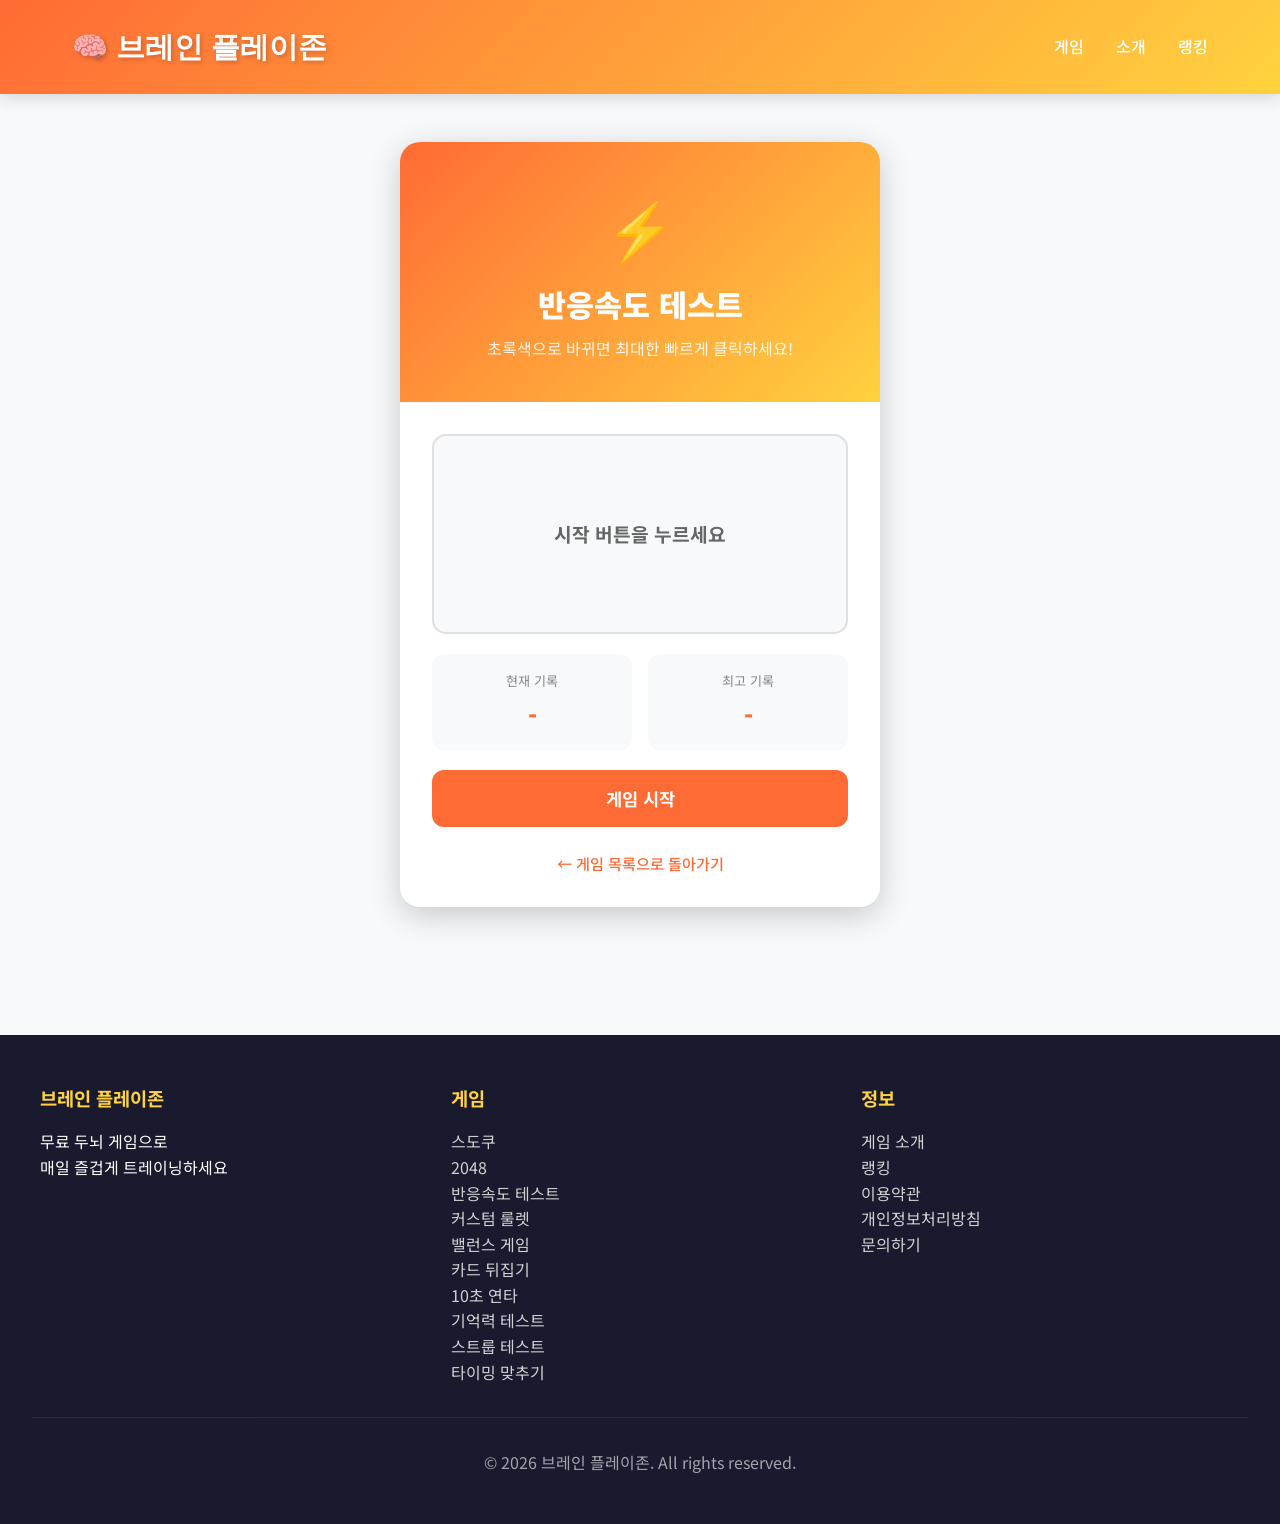
<file: reaction-test.html>
<!DOCTYPE html>
<html lang="ko">

<head>
    <meta charset="UTF-8" />
    <title>반응속도 테스트 - 브레인 플레이존</title>
    <meta name="viewport" content="width=device-width, initial-scale=1.0" />
    <meta name="description" content="반응속도를 측정하는 무료 게임. 초록불이 켜지면 최대한 빠르게 클릭하세요!">
    <meta name="keywords" content="반응속도 테스트, 반응속도 게임, 두뇌 게임, 무료 게임">
    <link rel="preconnect" href="https://fonts.googleapis.com">
    <link rel="preconnect" href="https://fonts.gstatic.com" crossorigin>
    <link href="https://fonts.googleapis.com/css2?family=Noto+Sans+KR:wght@400;500;700;900&family=Righteous&display=swap" rel="stylesheet">
    <!-- Google Tag Manager -->
    <script>(function (w, d, s, l, i) {
            w[l] = w[l] || []; w[l].push({
                'gtm.start':
                    new Date().getTime(), event: 'gtm.js'
            }); var f = d.getElementsByTagName(s)[0],
                j = d.createElement(s), dl = l != 'dataLayer' ? '&l=' + l : ''; j.async = true; j.src =
                    'https://www.googletagmanager.com/gtm.js?id=' + i + dl; f.parentNode.insertBefore(j, f);
        })(window, document, 'script', 'dataLayer', 'GTM-WGSGCQ49');</script>
    <!-- End Google Tag Manager -->
    <link rel="stylesheet" href="css/styles.css">
    <link rel="stylesheet" href="css/reaction-test.css">
</head>

<body>
    <!-- Google Tag Manager (noscript) -->
    <noscript><iframe src="https://www.googletagmanager.com/ns.html?id=GTM-WGSGCQ49" height="0" width="0"
            style="display:none;visibility:hidden"></iframe></noscript>
    <!-- End Google Tag Manager (noscript) -->

    <!-- 헤더 -->
    <header>
        <nav>
            <a href="index.html" class="logo">🧠 브레인 플레이존</a>
            <ul class="nav-links">
                <li><a href="index.html#games">게임</a></li>
                <li><a href="guide.html">소개</a></li>
                <li><a href="index.html#ranking">랭킹</a></li>
            </ul>
        </nav>
    </header>

    <!-- 게임 영역 -->
    <main class="reaction-main">
        <div class="reaction-card">
            <div class="reaction-header">
                <div class="game-icon">⚡</div>
                <h1 class="game-title">반응속도 테스트</h1>
                <p class="game-subtitle">초록색으로 바뀌면 최대한 빠르게 클릭하세요!</p>
            </div>

            <div class="reaction-body">
                <div id="screen" class="reaction-screen">
                    시작 버튼을 누르세요
                </div>

                <div class="reaction-stats">
                    <div class="stat-box">
                        <div class="stat-label">현재 기록</div>
                        <div class="stat-value" id="current">-</div>
                    </div>
                    <div class="stat-box">
                        <div class="stat-label">최고 기록</div>
                        <div class="stat-value" id="best">-</div>
                    </div>
                </div>

                <button id="startBtn" class="start-button">게임 시작</button>

                <a href="index.html" class="back-link">← 게임 목록으로 돌아가기</a>
            </div>
        </div>
    </main>

    <!-- 푸터 -->
    <footer>
        <div class="footer-content">
            <div class="footer-section">
                <h3>브레인 플레이존</h3>
                <p>무료 두뇌 게임으로<br>매일 즐겁게 트레이닝하세요</p>
            </div>
            <div class="footer-section">
                <h3>게임</h3>
                <ul>
                    <li><a href="index.html" onclick="event.preventDefault(); window.location='index.html'; setTimeout(()=>{ if(window.openGame) openGame('sudoku'); }, 100);">스도쿠</a></li>
                    <li><a href="index.html" onclick="event.preventDefault(); window.location='index.html'; setTimeout(()=>{ if(window.openGame) openGame('2048'); }, 100);">2048</a></li>
                    <li><a href="reaction-test.html">반응속도 테스트</a></li>
                    <li><a href="roulette.html">커스텀 룰렛</a></li>
                    <li><a href="balance-game.html">밸런스 게임</a></li>
                    <li><a href="card-memory.html">카드 뒤집기</a></li>
                    <li><a href="click-speed.html">10초 연타</a></li>
                    <li><a href="memory-test.html">기억력 테스트</a></li>
                    <li><a href="stroop-test.html">스트룹 테스트</a></li>
                    <li><a href="timing-game.html">타이밍 맞추기</a></li>
                </ul>
            </div>
            <div class="footer-section">
                <h3>정보</h3>
                <ul>
                    <li><a href="guide.html">게임 소개</a></li>
                    <li><a href="index.html#ranking">랭킹</a></li>
                    <li><a href="terms.html">이용약관</a></li>
                    <li><a href="privacy.html">개인정보처리방침</a></li>
                    <li><a href="https://open.kakao.com/o/sORt2goi">문의하기</a></li>
                </ul>
            </div>
        </div>
        <div class="copyright">
            © 2026 브레인 플레이존. All rights reserved.
        </div>
    </footer>

    <script>
        const screen = document.getElementById("screen");
        const startBtn = document.getElementById("startBtn");
        const currentEl = document.getElementById("current");
        const bestEl = document.getElementById("best");

        let startTime = 0;
        let timer = null;
        let gameState = "idle";
        let bestScore = localStorage.getItem("bestReactionTime");

        if (bestScore) {
            bestEl.textContent = bestScore + "ms";
        }

        startBtn.addEventListener("click", startGame);
        screen.addEventListener("click", handleClick);

        function startGame() {
            clearTimeout(timer);

            gameState = "waiting";
            screen.className = "reaction-screen state-waiting";
            screen.textContent = "기다리세요...";
            currentEl.textContent = "-";
            startBtn.disabled = true;

            const randomDelay = Math.floor(Math.random() * 3000) + 2000;

            timer = setTimeout(() => {
                gameState = "go";
                startTime = Date.now();
                screen.className = "reaction-screen state-go";
                screen.textContent = "지금 클릭!";
            }, randomDelay);
        }

        function handleClick() {
            if (gameState === "idle") return;

            if (gameState === "waiting") {
                clearTimeout(timer);
                gameState = "idle";
                screen.className = "reaction-screen state-fail";
                screen.textContent = "너무 빨랐어요! 다시 시작하세요.";
                startBtn.disabled = false;
                return;
            }

            if (gameState === "go") {
                const reactionTime = Date.now() - startTime;

                currentEl.textContent = reactionTime + "ms";

                if (!bestScore || reactionTime < Number(bestScore)) {
                    bestScore = reactionTime;
                    localStorage.setItem("bestReactionTime", bestScore);
                    bestEl.textContent = bestScore + "ms";
                }

                gameState = "idle";
                screen.className = "reaction-screen";
                screen.textContent = "다시 도전하려면 시작 버튼을 누르세요";
                startBtn.disabled = false;
            }
        }
    </script>

</body>

</html>
</file>
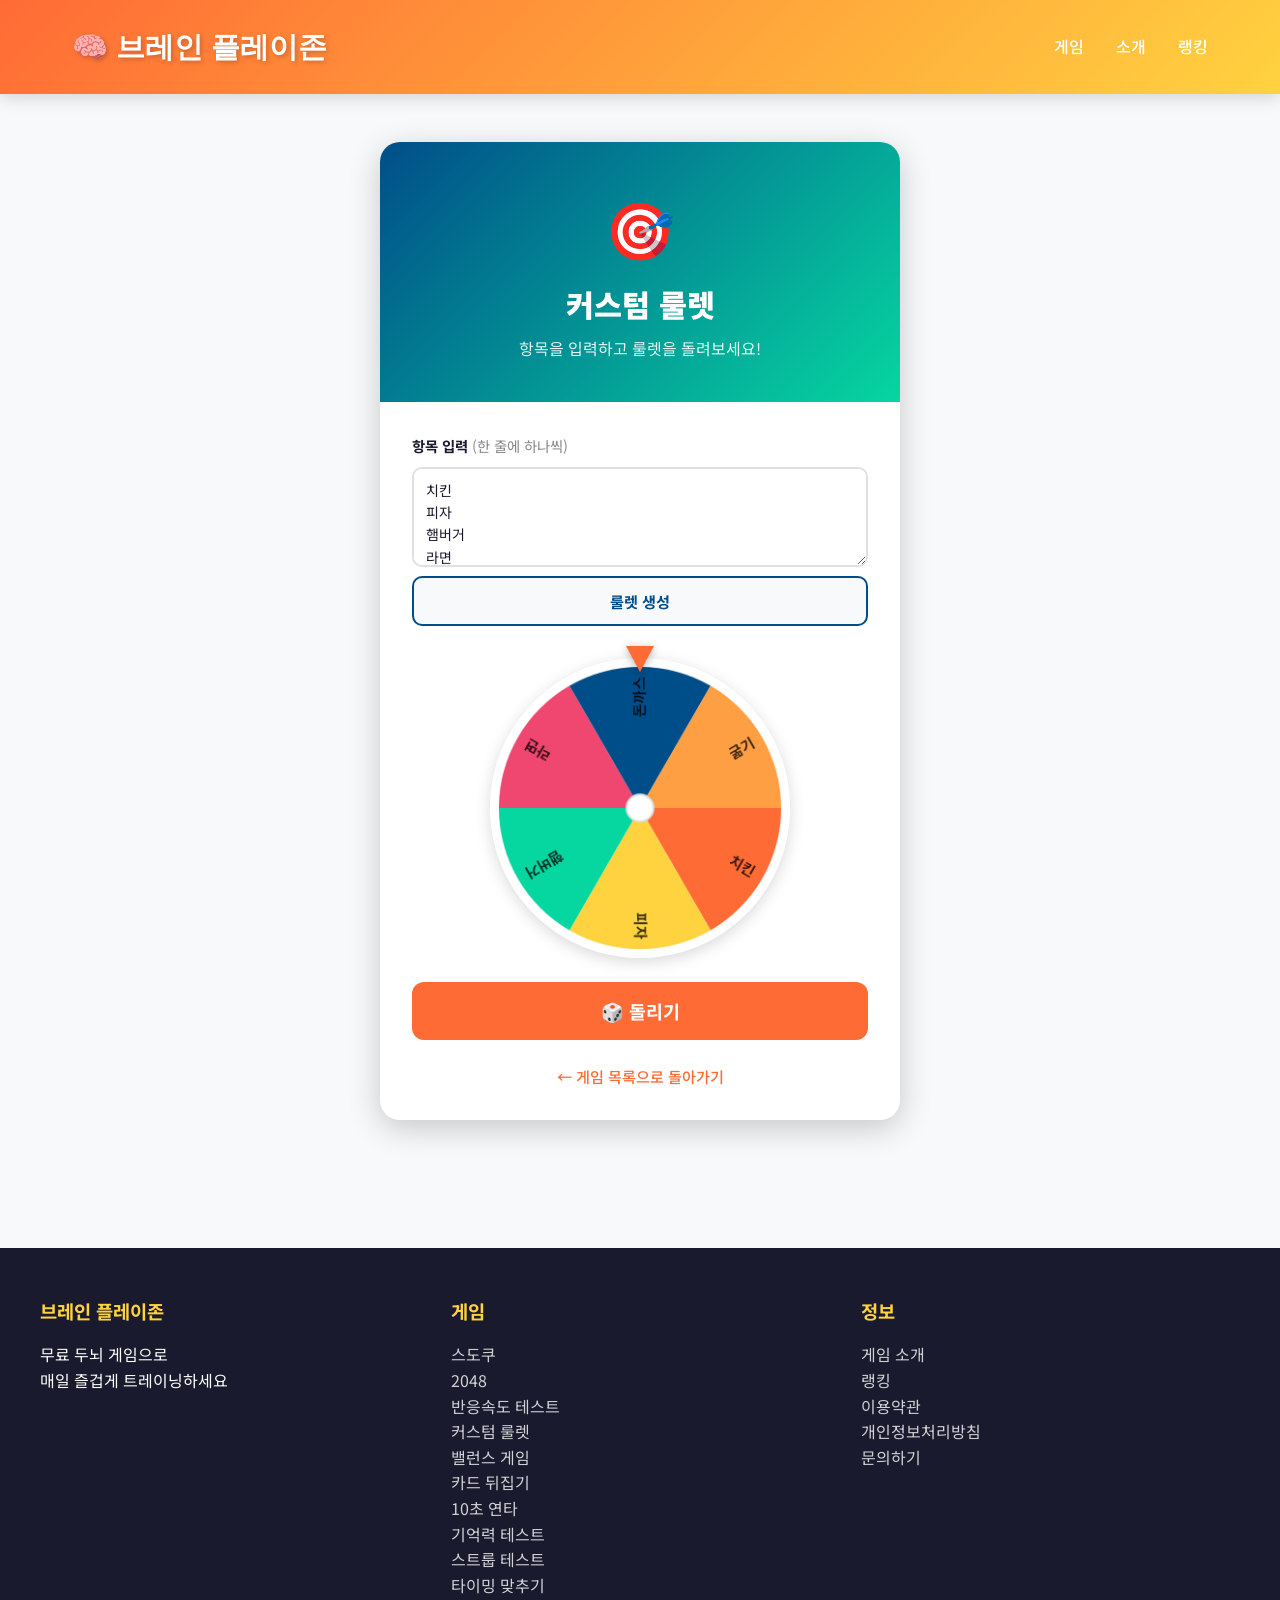
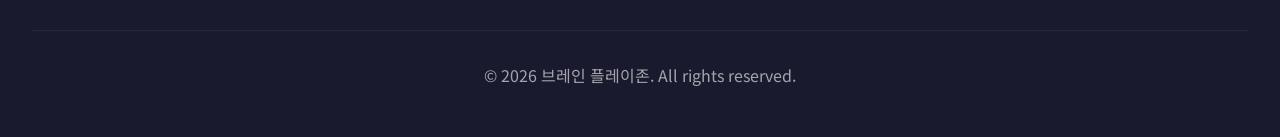
<file: roulette.html>
<!DOCTYPE html>
<html lang="ko">

<head>
    <meta charset="UTF-8" />
    <title>커스텀 룰렛 - 브레인 플레이존</title>
    <meta name="viewport" content="width=device-width, initial-scale=1.0" />
    <meta name="description" content="항목을 직접 입력하고 돌리는 커스텀 룰렛 게임. 오늘 점심 메뉴도 룰렛에 맡겨보세요!">
    <meta name="keywords" content="룰렛, 커스텀 룰렛, 랜덤 결정, 두뇌 게임, 무료 게임">
    <link rel="preconnect" href="https://fonts.googleapis.com">
    <link rel="preconnect" href="https://fonts.gstatic.com" crossorigin>
    <link href="https://fonts.googleapis.com/css2?family=Noto+Sans+KR:wght@400;500;700;900&family=Righteous&display=swap" rel="stylesheet">
    <!-- Google Tag Manager -->
    <script>(function (w, d, s, l, i) {
            w[l] = w[l] || []; w[l].push({
                'gtm.start':
                    new Date().getTime(), event: 'gtm.js'
            }); var f = d.getElementsByTagName(s)[0],
                j = d.createElement(s), dl = l != 'dataLayer' ? '&l=' + l : ''; j.async = true; j.src =
                    'https://www.googletagmanager.com/gtm.js?id=' + i + dl; f.parentNode.insertBefore(j, f);
        })(window, document, 'script', 'dataLayer', 'GTM-WGSGCQ49');</script>
    <!-- End Google Tag Manager -->
    <link rel="stylesheet" href="css/styles.css">
    <link rel="stylesheet" href="css/roulette.css">
</head>

<body>
    <!-- Google Tag Manager (noscript) -->
    <noscript><iframe src="https://www.googletagmanager.com/ns.html?id=GTM-WGSGCQ49" height="0" width="0"
            style="display:none;visibility:hidden"></iframe></noscript>
    <!-- End Google Tag Manager (noscript) -->

    <!-- 헤더 -->
    <header>
        <nav>
            <a href="index.html" class="logo">🧠 브레인 플레이존</a>
            <ul class="nav-links">
                <li><a href="index.html#games">게임</a></li>
                <li><a href="guide.html">소개</a></li>
                <li><a href="index.html#ranking">랭킹</a></li>
            </ul>
        </nav>
    </header>

    <!-- 게임 영역 -->
    <main class="roulette-main">
        <div class="roulette-card">
            <div class="roulette-header">
                <div class="game-icon">🎯</div>
                <h1 class="game-title">커스텀 룰렛</h1>
                <p class="game-subtitle">항목을 입력하고 룰렛을 돌려보세요!</p>
            </div>

            <div class="roulette-body">

                <!-- 항목 입력 -->
                <div class="input-section">
                    <label class="input-label">항목 입력 <span>(한 줄에 하나씩)</span></label>
                    <textarea id="input" class="roulette-textarea">치킨
피자
햄버거
라면
돈까스
굶기</textarea>
                    <button class="btn-create" onclick="createRoulette()">룰렛 생성</button>
                </div>

                <!-- 룰렛 -->
                <div class="roulette-wrap">
                    <div class="pointer"></div>
                    <canvas id="canvas" width="300" height="300"></canvas>
                </div>

                <!-- 결과 -->
                <div class="result-box" id="resultBox" style="display:none;">
                    <div class="result-label">결과</div>
                    <div class="result-value" id="result"></div>
                </div>

                <!-- 돌리기 버튼 -->
                <button class="btn-spin" id="spinBtn" onclick="spin()">🎲 돌리기</button>

                <a href="index.html" class="back-link">← 게임 목록으로 돌아가기</a>
            </div>
        </div>
    </main>

    <!-- 푸터 -->
    <footer>
        <div class="footer-content">
            <div class="footer-section">
                <h3>브레인 플레이존</h3>
                <p>무료 두뇌 게임으로<br>매일 즐겁게 트레이닝하세요</p>
            </div>
            <div class="footer-section">
                <h3>게임</h3>
                <ul>
                    <li><a href="index.html#games">스도쿠</a></li>
                    <li><a href="index.html#games">2048</a></li>
                    <li><a href="reaction-test.html">반응속도 테스트</a></li>
                    <li><a href="roulette.html">커스텀 룰렛</a></li>
                    <li><a href="balance-game.html">밸런스 게임</a></li>
                    <li><a href="card-memory.html">카드 뒤집기</a></li>
                    <li><a href="click-speed.html">10초 연타</a></li>
                    <li><a href="memory-test.html">기억력 테스트</a></li>
                    <li><a href="stroop-test.html">스트룹 테스트</a></li>
                    <li><a href="timing-game.html">타이밍 맞추기</a></li>
                </ul>
            </div>
            <div class="footer-section">
                <h3>정보</h3>
                <ul>
                    <li><a href="guide.html">게임 소개</a></li>
                    <li><a href="index.html#ranking">랭킹</a></li>
                    <li><a href="terms.html">이용약관</a></li>
                    <li><a href="privacy.html">개인정보처리방침</a></li>
                    <li><a href="https://open.kakao.com/o/sORt2goi">문의하기</a></li>
                </ul>
            </div>
        </div>
        <div class="copyright">
            © 2026 브레인 플레이존. All rights reserved.
        </div>
    </footer>

    <script>
        const canvas = document.getElementById("canvas");
        const ctx = canvas.getContext("2d");
        const spinBtn = document.getElementById("spinBtn");
        const resultBox = document.getElementById("resultBox");
        const resultEl = document.getElementById("result");

        let items = [];
        let currentRotation = 0;
        let spinning = false;

        const COLORS = [
            "#FF6B35", "#FFD23F", "#06D6A0", "#EF476F",
            "#004E89", "#FF9F43", "#48dbfb", "#a29bfe"
        ];

        function getColor(i) {
            return COLORS[i % COLORS.length];
        }

        function createRoulette() {
            const input = document.getElementById("input").value;
            items = input.split("\n").map(v => v.trim()).filter(v => v);

            if (items.length < 2) {
                alert("최소 2개 이상 입력하세요");
                return;
            }

            currentRotation = 0;
            canvas.style.transform = "rotate(0deg)";
            resultBox.style.display = "none";
            draw();
        }

        function draw(rotationDeg) {
            const size = canvas.width;
            const cx = size / 2;
            const cy = size / 2;
            const r = cx - 4;
            const arc = (Math.PI * 2) / items.length;

            ctx.clearRect(0, 0, size, size);

            for (let i = 0; i < items.length; i++) {
                const start = i * arc;

                ctx.beginPath();
                ctx.fillStyle = getColor(i);
                ctx.moveTo(cx, cy);
                ctx.arc(cx, cy, r, start, start + arc);
                ctx.fill();

                ctx.save();
                ctx.translate(cx, cy);
                ctx.rotate(start + arc / 2);
                ctx.textAlign = "right";
                ctx.fillStyle = "rgba(0,0,0,0.75)";
                ctx.font = `bold ${Math.max(11, Math.min(15, Math.floor(280 / items.length)))}px 'Noto Sans KR', Arial`;
                ctx.fillText(items[i], r - 10, 5);
                ctx.restore();
            }

            // 중심 원
            ctx.beginPath();
            ctx.arc(cx, cy, 14, 0, Math.PI * 2);
            ctx.fillStyle = "white";
            ctx.fill();
            ctx.strokeStyle = "#ddd";
            ctx.lineWidth = 2;
            ctx.stroke();
        }

        function spin() {
            if (spinning || items.length === 0) return;

            spinning = true;
            spinBtn.disabled = true;
            resultBox.style.display = "none";

            const randomIndex = Math.floor(Math.random() * items.length);
            const arc = 360 / items.length;

            // 캔버스는 3시(0°)에서 시작, 포인터는 12시(270°) 위치
            // sectorCenter + currentRotation + additional ≡ 270° (mod 360°)
            const sectorCenter = randomIndex * arc + arc / 2;
            const remainder = ((270 - sectorCenter - currentRotation) % 360 + 360) % 360;
            const additionalRotation = 360 * 6 + remainder;
            const targetRotation = currentRotation + additionalRotation;

            let start = null;
            const duration = 4000;

            function animate(timestamp) {
                if (!start) start = timestamp;
                const progress = Math.min((timestamp - start) / duration, 1);
                const ease = 1 - Math.pow(1 - progress, 3);

                canvas.style.transform = `rotate(${currentRotation + additionalRotation * ease}deg)`;

                if (progress < 1) {
                    requestAnimationFrame(animate);
                } else {
                    currentRotation = targetRotation;
                    resultEl.textContent = items[randomIndex];
                    resultBox.style.display = "block";
                    spinning = false;
                    spinBtn.disabled = false;
                }
            }

            requestAnimationFrame(animate);
        }

        // 반응형 캔버스 크기 조정
        function resizeCanvas() {
            const maxSize = Math.min(window.innerWidth - 80, 300);
            canvas.width = maxSize;
            canvas.height = maxSize;
            canvas.style.width = maxSize + "px";
            canvas.style.height = maxSize + "px";
            document.querySelector(".roulette-wrap").style.width = maxSize + "px";
            document.querySelector(".roulette-wrap").style.height = (maxSize + 16) + "px";
            if (items.length > 0) draw();
        }

        window.addEventListener("resize", resizeCanvas);
        resizeCanvas();
        createRoulette();
    </script>

</body>

</html>
</file>
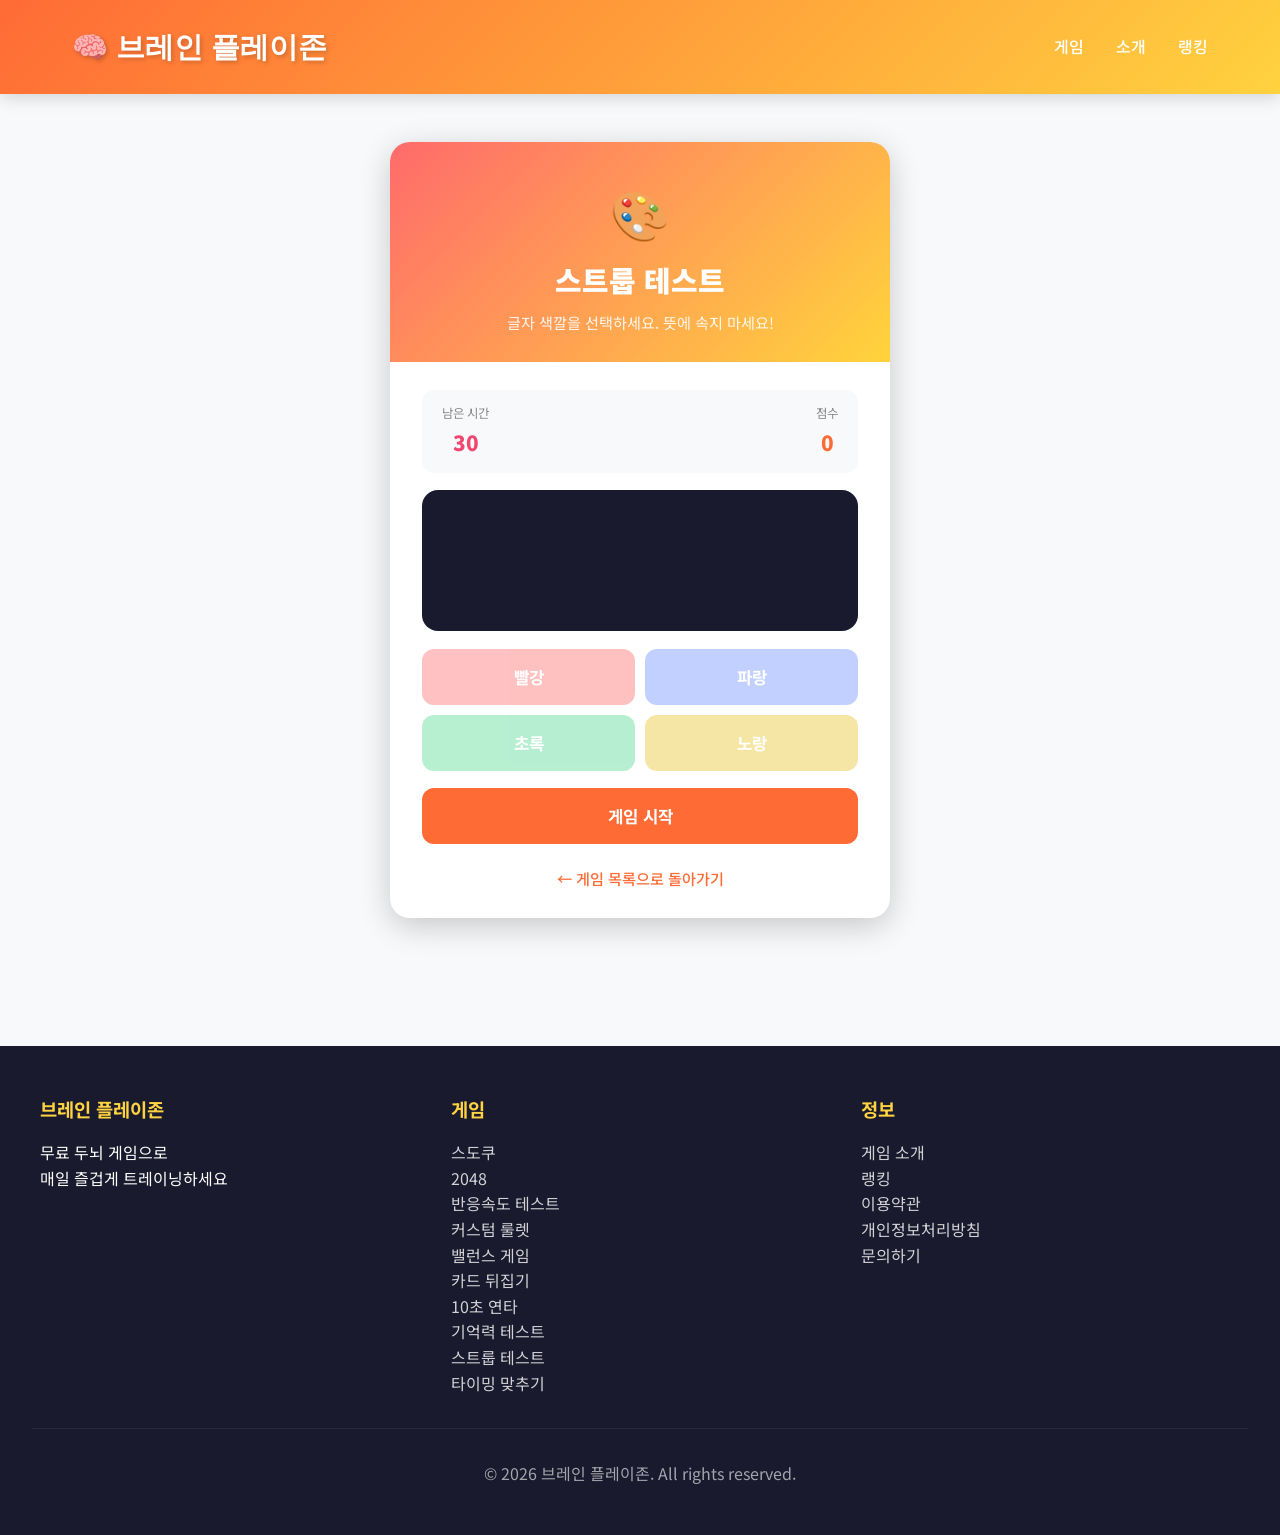
<file: stroop-test.html>
<!DOCTYPE html>
<html lang="ko">

<head>
    <meta charset="UTF-8" />
    <title>스트룹 테스트 - 브레인 플레이존</title>
    <meta name="viewport" content="width=device-width, initial-scale=1.0" />
    <meta name="description" content="스트룹 테스트. 글자 뜻이 아닌 글자 색깔을 선택하는 집중력·반응속도 게임!">
    <meta name="keywords" content="스트룹 테스트, 색깔 반응, 집중력 게임, 두뇌 게임, 무료 게임">
    <link rel="preconnect" href="https://fonts.googleapis.com">
    <link rel="preconnect" href="https://fonts.gstatic.com" crossorigin>
    <link href="https://fonts.googleapis.com/css2?family=Noto+Sans+KR:wght@400;500;700;900&family=Righteous&display=swap" rel="stylesheet">
    <!-- Google Tag Manager -->
    <script>(function (w, d, s, l, i) {
            w[l] = w[l] || []; w[l].push({
                'gtm.start':
                    new Date().getTime(), event: 'gtm.js'
            }); var f = d.getElementsByTagName(s)[0],
                j = d.createElement(s), dl = l != 'dataLayer' ? '&l=' + l : ''; j.async = true; j.src =
                    'https://www.googletagmanager.com/gtm.js?id=' + i + dl; f.parentNode.insertBefore(j, f);
        })(window, document, 'script', 'dataLayer', 'GTM-WGSGCQ49');</script>
    <!-- End Google Tag Manager -->
    <link rel="stylesheet" href="css/styles.css">
    <link rel="stylesheet" href="css/stroop-test.css">
</head>

<body>
    <!-- Google Tag Manager (noscript) -->
    <noscript><iframe src="https://www.googletagmanager.com/ns.html?id=GTM-WGSGCQ49" height="0" width="0"
            style="display:none;visibility:hidden"></iframe></noscript>
    <!-- End Google Tag Manager (noscript) -->

    <!-- 헤더 -->
    <header>
        <nav>
            <a href="index.html" class="logo">🧠 브레인 플레이존</a>
            <ul class="nav-links">
                <li><a href="index.html#games">게임</a></li>
                <li><a href="guide.html">소개</a></li>
                <li><a href="index.html#ranking">랭킹</a></li>
            </ul>
        </nav>
    </header>

    <!-- 게임 영역 -->
    <main class="stroop-test-main">
        <div class="stroop-test-card">
            <div class="stroop-test-header">
                <div class="game-icon">🎨</div>
                <h1 class="game-title">스트룹 테스트</h1>
                <p class="game-subtitle">글자 색깔을 선택하세요. 뜻에 속지 마세요!</p>
            </div>

            <div class="stroop-test-body">
                <div class="st-info">
                    <div class="st-info-item">
                        <div class="st-info-label">남은 시간</div>
                        <div class="st-info-value" id="st-time">30</div>
                    </div>
                    <div class="st-info-item">
                        <div class="st-info-label">점수</div>
                        <div class="st-info-value" id="st-score">0</div>
                    </div>
                </div>

                <div class="st-word-box" id="st-wordBox">READY</div>

                <div class="st-options">
                    <button class="st-color-btn st-btn-red" onclick="selectColor('red')" id="btn-red">빨강</button>
                    <button class="st-color-btn st-btn-blue" onclick="selectColor('blue')" id="btn-blue">파랑</button>
                    <button class="st-color-btn st-btn-green" onclick="selectColor('green')" id="btn-green">초록</button>
                    <button class="st-color-btn st-btn-yellow" onclick="selectColor('yellow')" id="btn-yellow">노랑</button>
                </div>

                <button class="st-start-btn" id="st-startBtn" onclick="startGame()">게임 시작</button>

                <div class="st-result" id="st-result"></div>

                <a href="index.html" class="back-link">← 게임 목록으로 돌아가기</a>
            </div>
        </div>
    </main>

    <!-- 푸터 -->
    <footer>
        <div class="footer-content">
            <div class="footer-section">
                <h3>브레인 플레이존</h3>
                <p>무료 두뇌 게임으로<br>매일 즐겁게 트레이닝하세요</p>
            </div>
            <div class="footer-section">
                <h3>게임</h3>
                <ul>
                    <li><a href="index.html">스도쿠</a></li>
                    <li><a href="index.html">2048</a></li>
                    <li><a href="reaction-test.html">반응속도 테스트</a></li>
                    <li><a href="roulette.html">커스텀 룰렛</a></li>
                    <li><a href="balance-game.html">밸런스 게임</a></li>
                    <li><a href="card-memory.html">카드 뒤집기</a></li>
                    <li><a href="click-speed.html">10초 연타</a></li>
                    <li><a href="memory-test.html">기억력 테스트</a></li>
                    <li><a href="stroop-test.html">스트룹 테스트</a></li>
                    <li><a href="timing-game.html">타이밍 맞추기</a></li>
                </ul>
            </div>
            <div class="footer-section">
                <h3>정보</h3>
                <ul>
                    <li><a href="guide.html">게임 소개</a></li>
                    <li><a href="index.html#ranking">랭킹</a></li>
                    <li><a href="terms.html">이용약관</a></li>
                    <li><a href="privacy.html">개인정보처리방침</a></li>
                    <li><a href="https://open.kakao.com/o/sORt2goi">문의하기</a></li>
                </ul>
            </div>
        </div>
        <div class="copyright">
            © 2026 브레인 플레이존. All rights reserved.
        </div>
    </footer>

    <script>
        const wordBox = document.getElementById("st-wordBox");
        const timeEl = document.getElementById("st-time");
        const scoreEl = document.getElementById("st-score");
        const resultEl = document.getElementById("st-result");
        const startBtn = document.getElementById("st-startBtn");
        const colorBtns = document.querySelectorAll(".st-color-btn");

        const colorList = [
            { name: "red",    text: "빨강", css: "#ff4d4d" },
            { name: "blue",   text: "파랑", css: "#4f7cff" },
            { name: "green",  text: "초록", css: "#32d17d" },
            { name: "yellow", text: "노랑", css: "#ffd43b" }
        ];

        let correctColor = "";
        let score = 0;
        let timeLeft = 30;
        let playing = false;
        let timer = null;
        let bestScore = Number(localStorage.getItem("stroopBestScore")) || 0;

        setColorBtnsDisabled(true);

        function startGame() {
            score = 0;
            timeLeft = 30;
            playing = true;

            scoreEl.textContent = 0;
            timeEl.textContent = 30;
            resultEl.style.display = "none";
            startBtn.disabled = true;
            setColorBtnsDisabled(false);

            nextQuestion();

            timer = setInterval(() => {
                timeLeft--;
                timeEl.textContent = timeLeft;
                if (timeLeft <= 0) endGame();
            }, 1000);
        }

        function nextQuestion() {
            const word  = colorList[Math.floor(Math.random() * colorList.length)];
            const color = colorList[Math.floor(Math.random() * colorList.length)];
            correctColor = color.name;
            wordBox.textContent = word.text;
            wordBox.style.color = color.css;
        }

        function selectColor(colorName) {
            if (!playing) return;
            if (colorName === correctColor) {
                score++;
                scoreEl.textContent = score;
                nextQuestion();
            } else {
                score = Math.max(0, score - 1);
                scoreEl.textContent = score;
                const prev = wordBox.style.color;
                wordBox.textContent = "틀림!";
                wordBox.style.color = "#ef476f";
                setTimeout(() => { wordBox.style.color = prev; nextQuestion(); }, 350);
            }
        }

        function endGame() {
            clearInterval(timer);
            playing = false;
            startBtn.disabled = false;
            setColorBtnsDisabled(true);

            if (score > bestScore) {
                bestScore = score;
                localStorage.setItem("stroopBestScore", bestScore);
            }

            wordBox.textContent = "FINISH";
            wordBox.style.color = "#fff";

            resultEl.style.display = "block";
            resultEl.innerHTML =
                `최종 점수: <strong>${score}</strong>점 &nbsp;|&nbsp; ` +
                `최고 점수: <strong>${bestScore}</strong>점<br>${getGrade(score)}`;
        }

        function getGrade(s) {
            if (s >= 35) return "등급: 초고속 두뇌 반응 🧠🔥";
            if (s >= 25) return "등급: 집중력 우수 👍";
            if (s >= 15) return "등급: 평균 이상 🙂";
            return "등급: 연습이 필요해요 💪";
        }

        function setColorBtnsDisabled(disabled) {
            colorBtns.forEach(btn => btn.disabled = disabled);
        }
    </script>

</body>

</html>
</file>
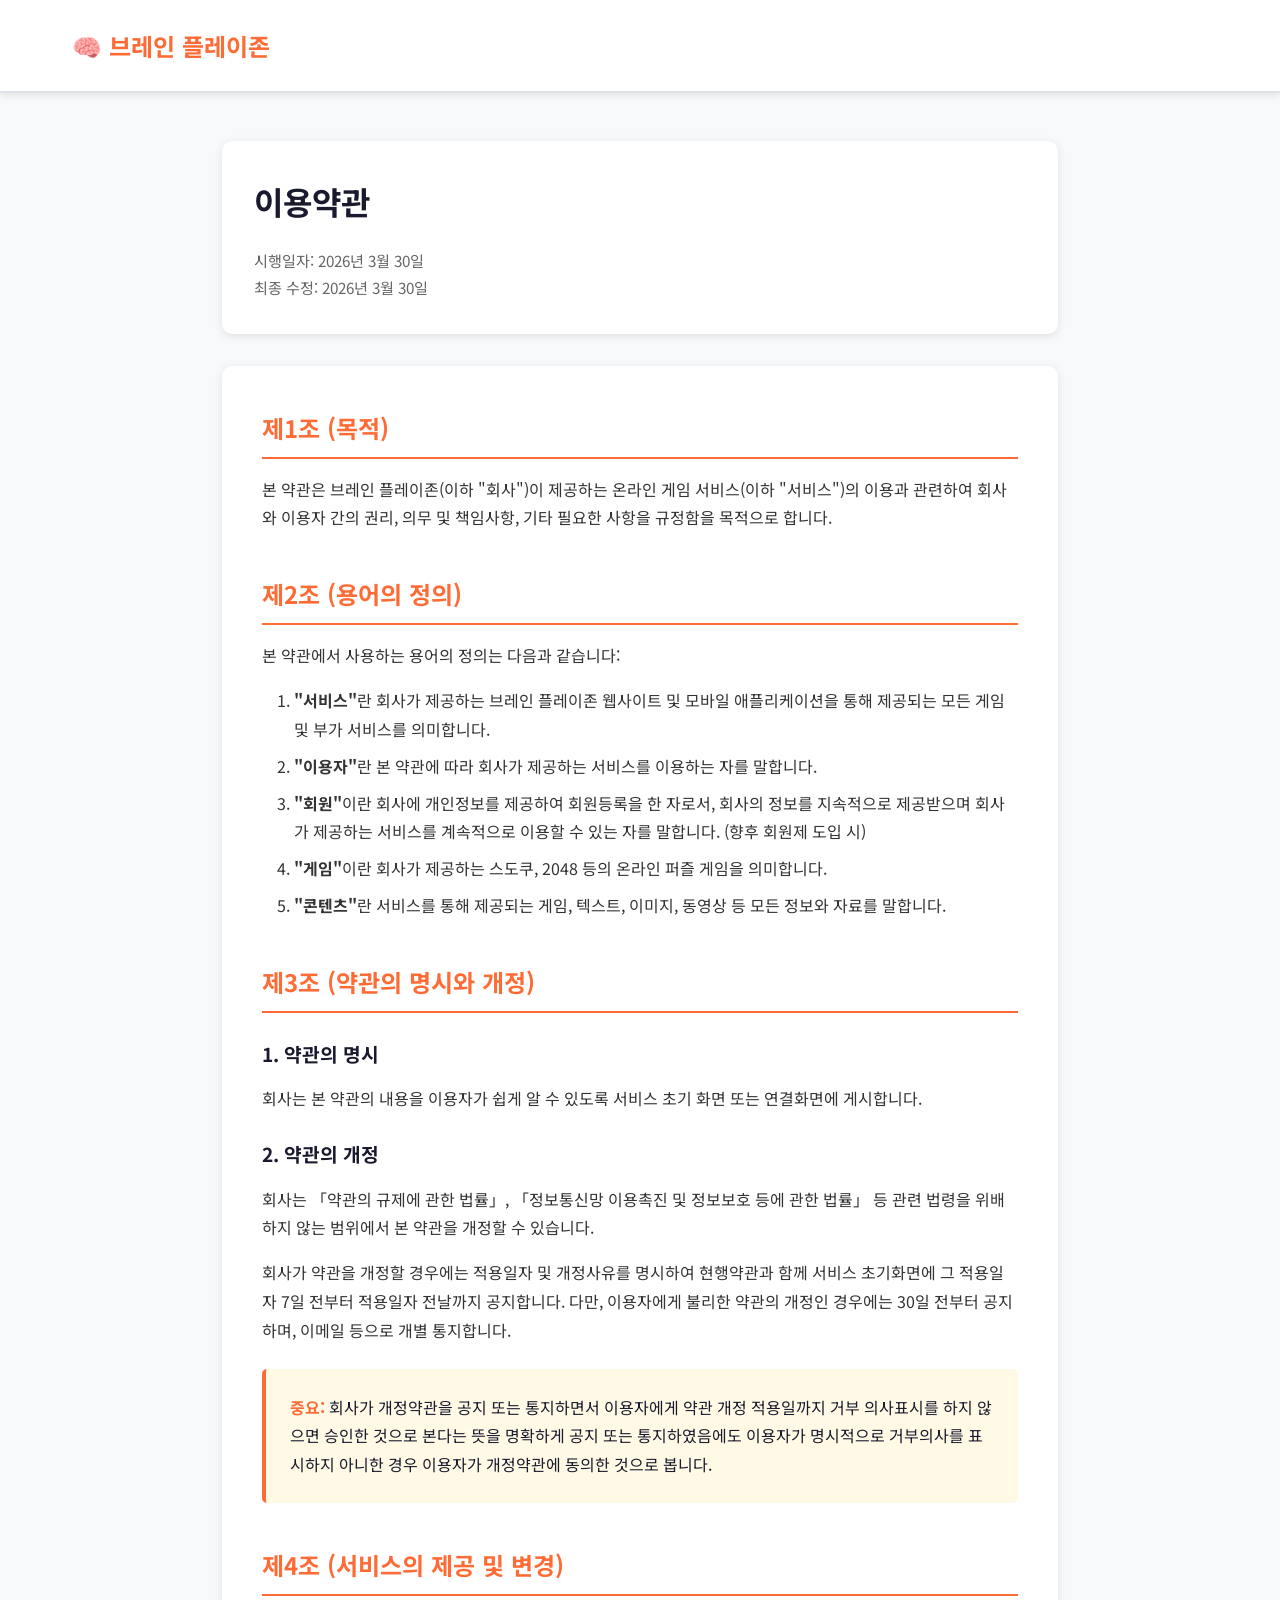
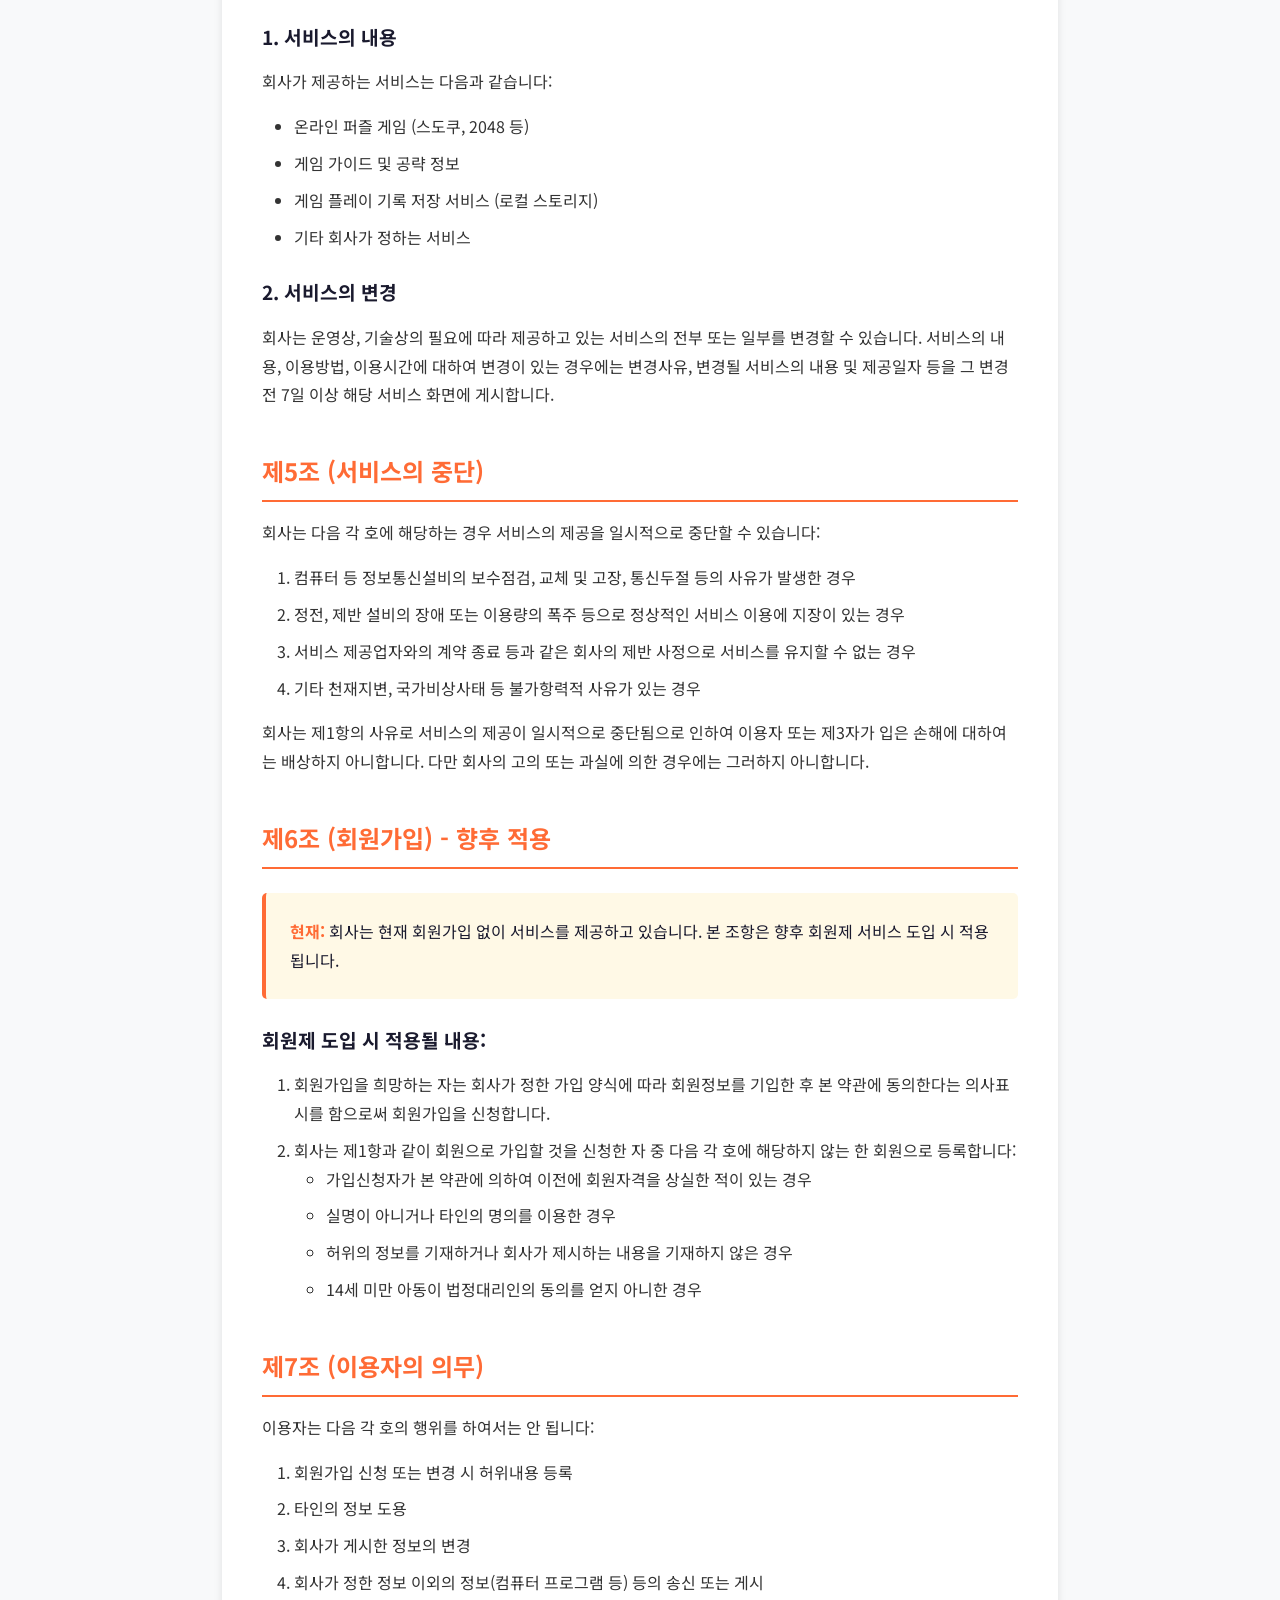
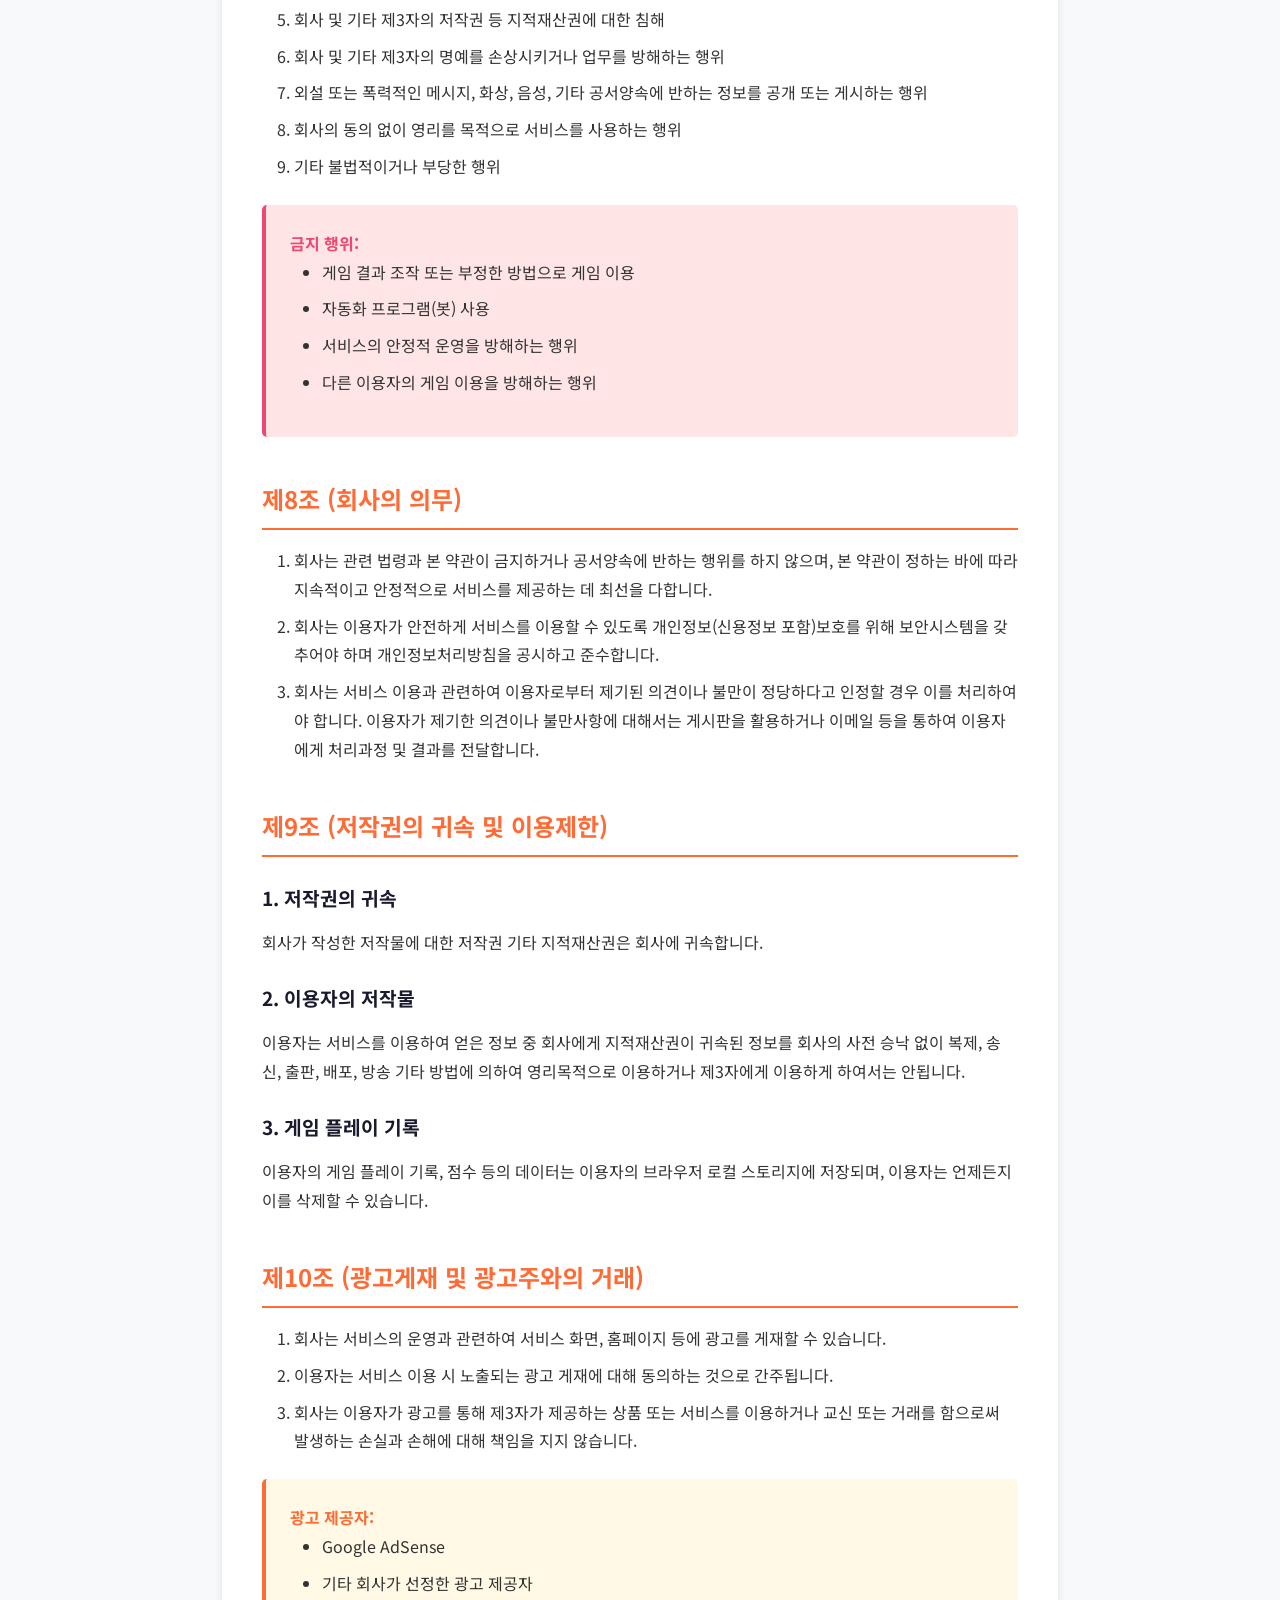
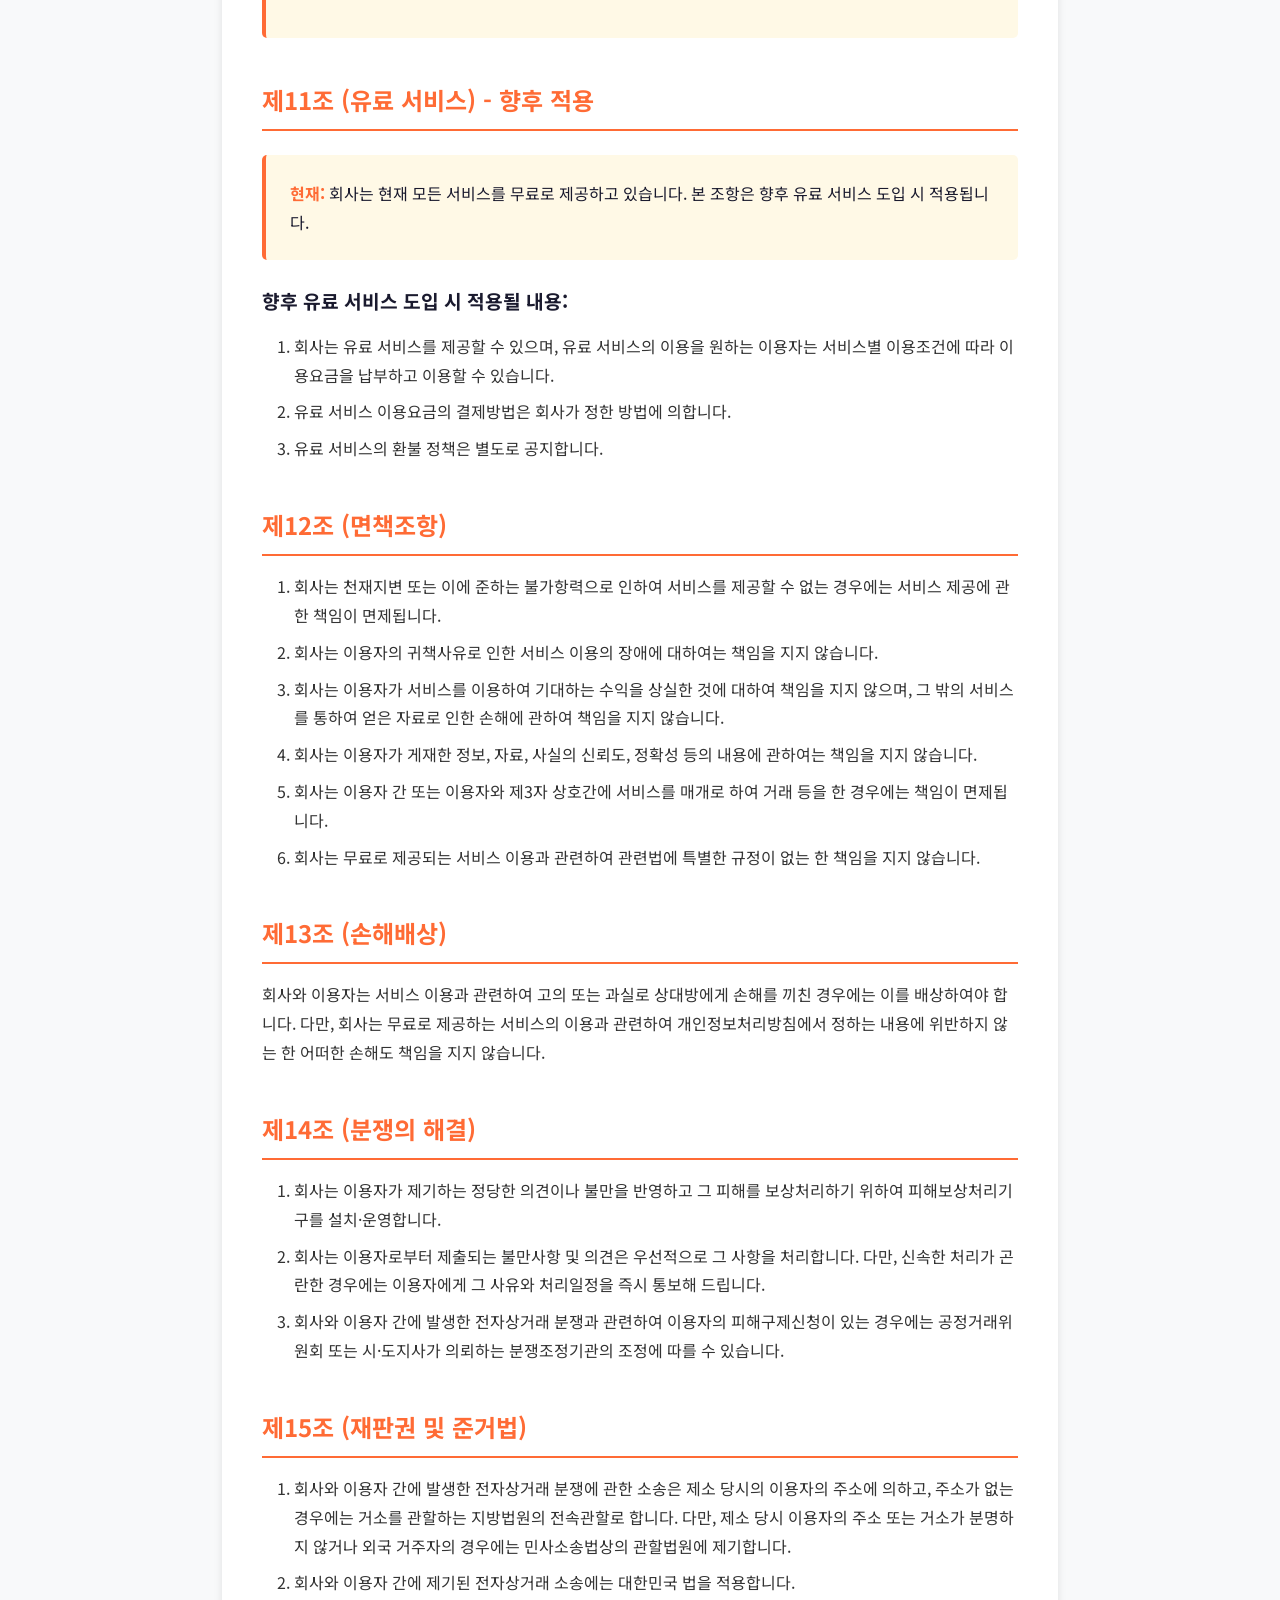
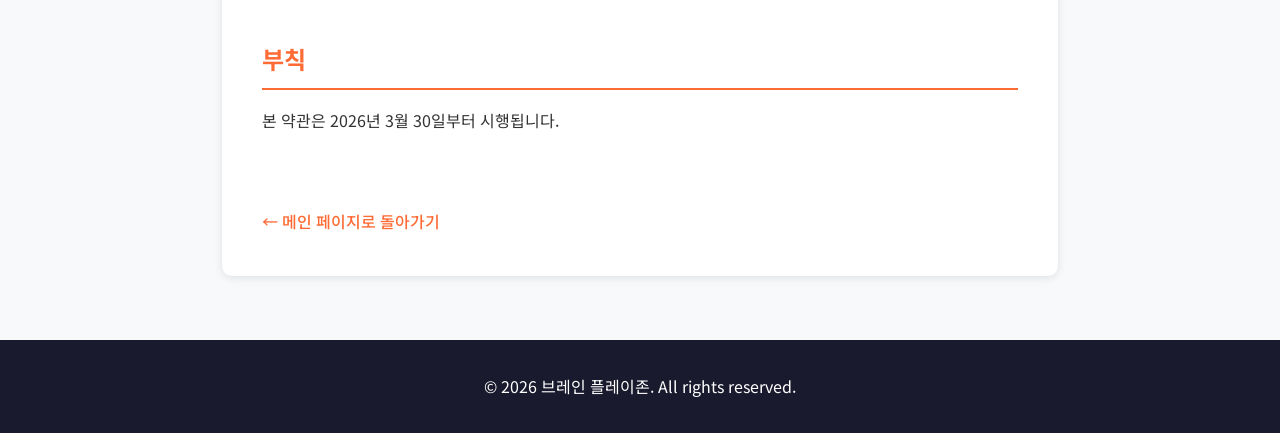
<file: terms.html>
<!DOCTYPE html>
<html lang="ko">

<head>
    <meta charset="UTF-8">
    <meta name="viewport" content="width=device-width, initial-scale=1.0">
    <meta name="robots" content="noindex, nofollow">
    <title>이용약관 - 브레인 플레이존</title>

    <link rel="preconnect" href="https://fonts.googleapis.com">
    <link rel="preconnect" href="https://fonts.gstatic.com" crossorigin>
    <link href="https://fonts.googleapis.com/css2?family=Noto+Sans+KR:wght@400;500;700&display=swap" rel="stylesheet">

    <style>
        * {
            margin: 0;
            padding: 0;
            box-sizing: border-box;
        }

        :root {
            --primary: #FF6B35;
            --dark: #1A1A2E;
            --light: #F8F9FA;
            --border: #DEE2E6;
        }

        body {
            font-family: 'Noto Sans KR', sans-serif;
            background: var(--light);
            color: var(--dark);
            line-height: 1.8;
        }

        header {
            background: white;
            border-bottom: 2px solid var(--border);
            padding: 1.5rem 0;
            box-shadow: 0 2px 8px rgba(0, 0, 0, 0.1);
        }

        nav {
            max-width: 1200px;
            margin: 0 auto;
            padding: 0 2rem;
        }

        .logo {
            font-size: 1.5rem;
            font-weight: 700;
            color: var(--primary);
            text-decoration: none;
        }

        .container {
            max-width: 900px;
            margin: 3rem auto;
            padding: 0 2rem;
        }

        .terms-header {
            background: white;
            padding: 2rem;
            border-radius: 10px;
            margin-bottom: 2rem;
            box-shadow: 0 2px 8px rgba(0, 0, 0, 0.1);
        }

        .terms-header h1 {
            font-size: 2rem;
            color: var(--dark);
            margin-bottom: 1rem;
        }

        .terms-header .update-date {
            color: #666;
            font-size: 0.95rem;
        }

        .terms-content {
            background: white;
            padding: 2.5rem;
            border-radius: 10px;
            box-shadow: 0 2px 8px rgba(0, 0, 0, 0.1);
        }

        .terms-section {
            margin-bottom: 2.5rem;
        }

        .terms-section h2 {
            font-size: 1.5rem;
            color: var(--primary);
            margin-bottom: 1rem;
            padding-bottom: 0.5rem;
            border-bottom: 2px solid var(--primary);
        }

        .terms-section h3 {
            font-size: 1.2rem;
            color: var(--dark);
            margin: 1.5rem 0 0.8rem 0;
        }

        .terms-section p {
            margin-bottom: 1rem;
            color: #333;
        }

        .terms-section ul,
        .terms-section ol {
            margin-left: 2rem;
            margin-bottom: 1rem;
        }

        .terms-section li {
            margin-bottom: 0.5rem;
            color: #333;
        }

        .highlight-box {
            background: #FFF9E6;
            border-left: 4px solid var(--primary);
            padding: 1.5rem;
            margin: 1.5rem 0;
            border-radius: 5px;
        }

        .highlight-box strong {
            color: var(--primary);
        }

        .warning-box {
            background: #FFE5E5;
            border-left: 4px solid #EF476F;
            padding: 1.5rem;
            margin: 1.5rem 0;
            border-radius: 5px;
        }

        .warning-box strong {
            color: #EF476F;
        }

        .back-link {
            display: inline-block;
            margin-top: 2rem;
            color: var(--primary);
            text-decoration: none;
            font-weight: 500;
        }

        .back-link:hover {
            text-decoration: underline;
        }

        footer {
            background: var(--dark);
            color: white;
            text-align: center;
            padding: 2rem;
            margin-top: 4rem;
        }

        @media (max-width: 768px) {
            .container {
                padding: 0 1rem;
            }

            .terms-header h1 {
                font-size: 1.5rem;
            }

            .terms-content {
                padding: 1.5rem;
            }

            .terms-section h2 {
                font-size: 1.3rem;
            }
        }
    </style>
</head>

<body>
    <header>
        <nav>
            <a href="index.html" class="logo">🧠 브레인 플레이존</a>
        </nav>
    </header>

    <div class="container">
        <div class="terms-header">
            <h1>이용약관</h1>
            <p class="update-date">
                시행일자: 2026년 3월 30일<br>
                최종 수정: 2026년 3월 30일
            </p>
        </div>

        <div class="terms-content">
            <!-- 제1조 -->
            <section class="terms-section">
                <h2>제1조 (목적)</h2>
                <p>
                    본 약관은 브레인 플레이존(이하 "회사")이 제공하는 온라인 게임 서비스(이하 "서비스")의 이용과 관련하여 회사와 이용자 간의 권리, 의무 및 책임사항, 기타 필요한 사항을
                    규정함을 목적으로 합니다.
                </p>
            </section>

            <!-- 제2조 -->
            <section class="terms-section">
                <h2>제2조 (용어의 정의)</h2>
                <p>본 약관에서 사용하는 용어의 정의는 다음과 같습니다:</p>
                <ol>
                    <li><strong>"서비스"</strong>란 회사가 제공하는 브레인 플레이존 웹사이트 및 모바일 애플리케이션을 통해 제공되는 모든 게임 및 부가 서비스를 의미합니다.</li>
                    <li><strong>"이용자"</strong>란 본 약관에 따라 회사가 제공하는 서비스를 이용하는 자를 말합니다.</li>
                    <li><strong>"회원"</strong>이란 회사에 개인정보를 제공하여 회원등록을 한 자로서, 회사의 정보를 지속적으로 제공받으며 회사가 제공하는 서비스를 계속적으로 이용할
                        수 있는 자를 말합니다. (향후 회원제 도입 시)</li>
                    <li><strong>"게임"</strong>이란 회사가 제공하는 스도쿠, 2048 등의 온라인 퍼즐 게임을 의미합니다.</li>
                    <li><strong>"콘텐츠"</strong>란 서비스를 통해 제공되는 게임, 텍스트, 이미지, 동영상 등 모든 정보와 자료를 말합니다.</li>
                </ol>
            </section>

            <!-- 제3조 -->
            <section class="terms-section">
                <h2>제3조 (약관의 명시와 개정)</h2>

                <h3>1. 약관의 명시</h3>
                <p>
                    회사는 본 약관의 내용을 이용자가 쉽게 알 수 있도록 서비스 초기 화면 또는 연결화면에 게시합니다.
                </p>

                <h3>2. 약관의 개정</h3>
                <p>
                    회사는 「약관의 규제에 관한 법률」, 「정보통신망 이용촉진 및 정보보호 등에 관한 법률」 등 관련 법령을 위배하지 않는 범위에서 본 약관을 개정할 수 있습니다.
                </p>
                <p>
                    회사가 약관을 개정할 경우에는 적용일자 및 개정사유를 명시하여 현행약관과 함께 서비스 초기화면에 그 적용일자 7일 전부터 적용일자 전날까지 공지합니다. 다만, 이용자에게 불리한
                    약관의 개정인 경우에는 30일 전부터 공지하며, 이메일 등으로 개별 통지합니다.
                </p>

                <div class="highlight-box">
                    <strong>중요:</strong> 회사가 개정약관을 공지 또는 통지하면서 이용자에게 약관 개정 적용일까지 거부 의사표시를 하지 않으면 승인한 것으로 본다는 뜻을 명확하게 공지
                    또는 통지하였음에도 이용자가 명시적으로 거부의사를 표시하지 아니한 경우 이용자가 개정약관에 동의한 것으로 봅니다.
                </div>
            </section>

            <!-- 제4조 -->
            <section class="terms-section">
                <h2>제4조 (서비스의 제공 및 변경)</h2>

                <h3>1. 서비스의 내용</h3>
                <p>회사가 제공하는 서비스는 다음과 같습니다:</p>
                <ul>
                    <li>온라인 퍼즐 게임 (스도쿠, 2048 등)</li>
                    <li>게임 가이드 및 공략 정보</li>
                    <li>게임 플레이 기록 저장 서비스 (로컬 스토리지)</li>
                    <li>기타 회사가 정하는 서비스</li>
                </ul>

                <h3>2. 서비스의 변경</h3>
                <p>
                    회사는 운영상, 기술상의 필요에 따라 제공하고 있는 서비스의 전부 또는 일부를 변경할 수 있습니다. 서비스의 내용, 이용방법, 이용시간에 대하여 변경이 있는 경우에는 변경사유,
                    변경될 서비스의 내용 및 제공일자 등을 그 변경 전 7일 이상 해당 서비스 화면에 게시합니다.
                </p>
            </section>

            <!-- 제5조 -->
            <section class="terms-section">
                <h2>제5조 (서비스의 중단)</h2>

                <p>회사는 다음 각 호에 해당하는 경우 서비스의 제공을 일시적으로 중단할 수 있습니다:</p>
                <ol>
                    <li>컴퓨터 등 정보통신설비의 보수점검, 교체 및 고장, 통신두절 등의 사유가 발생한 경우</li>
                    <li>정전, 제반 설비의 장애 또는 이용량의 폭주 등으로 정상적인 서비스 이용에 지장이 있는 경우</li>
                    <li>서비스 제공업자와의 계약 종료 등과 같은 회사의 제반 사정으로 서비스를 유지할 수 없는 경우</li>
                    <li>기타 천재지변, 국가비상사태 등 불가항력적 사유가 있는 경우</li>
                </ol>

                <p>
                    회사는 제1항의 사유로 서비스의 제공이 일시적으로 중단됨으로 인하여 이용자 또는 제3자가 입은 손해에 대하여는 배상하지 아니합니다. 다만 회사의 고의 또는 과실에 의한 경우에는
                    그러하지 아니합니다.
                </p>
            </section>

            <!-- 제6조 -->
            <section class="terms-section">
                <h2>제6조 (회원가입) - 향후 적용</h2>

                <div class="highlight-box">
                    <strong>현재:</strong> 회사는 현재 회원가입 없이 서비스를 제공하고 있습니다. 본 조항은 향후 회원제 서비스 도입 시 적용됩니다.
                </div>

                <h3>회원제 도입 시 적용될 내용:</h3>
                <ol>
                    <li>회원가입을 희망하는 자는 회사가 정한 가입 양식에 따라 회원정보를 기입한 후 본 약관에 동의한다는 의사표시를 함으로써 회원가입을 신청합니다.</li>
                    <li>회사는 제1항과 같이 회원으로 가입할 것을 신청한 자 중 다음 각 호에 해당하지 않는 한 회원으로 등록합니다:
                        <ul>
                            <li>가입신청자가 본 약관에 의하여 이전에 회원자격을 상실한 적이 있는 경우</li>
                            <li>실명이 아니거나 타인의 명의를 이용한 경우</li>
                            <li>허위의 정보를 기재하거나 회사가 제시하는 내용을 기재하지 않은 경우</li>
                            <li>14세 미만 아동이 법정대리인의 동의를 얻지 아니한 경우</li>
                        </ul>
                    </li>
                </ol>
            </section>

            <!-- 제7조 -->
            <section class="terms-section">
                <h2>제7조 (이용자의 의무)</h2>

                <p>이용자는 다음 각 호의 행위를 하여서는 안 됩니다:</p>
                <ol>
                    <li>회원가입 신청 또는 변경 시 허위내용 등록</li>
                    <li>타인의 정보 도용</li>
                    <li>회사가 게시한 정보의 변경</li>
                    <li>회사가 정한 정보 이외의 정보(컴퓨터 프로그램 등) 등의 송신 또는 게시</li>
                    <li>회사 및 기타 제3자의 저작권 등 지적재산권에 대한 침해</li>
                    <li>회사 및 기타 제3자의 명예를 손상시키거나 업무를 방해하는 행위</li>
                    <li>외설 또는 폭력적인 메시지, 화상, 음성, 기타 공서양속에 반하는 정보를 공개 또는 게시하는 행위</li>
                    <li>회사의 동의 없이 영리를 목적으로 서비스를 사용하는 행위</li>
                    <li>기타 불법적이거나 부당한 행위</li>
                </ol>

                <div class="warning-box">
                    <strong>금지 행위:</strong>
                    <ul>
                        <li>게임 결과 조작 또는 부정한 방법으로 게임 이용</li>
                        <li>자동화 프로그램(봇) 사용</li>
                        <li>서비스의 안정적 운영을 방해하는 행위</li>
                        <li>다른 이용자의 게임 이용을 방해하는 행위</li>
                    </ul>
                </div>
            </section>

            <!-- 제8조 -->
            <section class="terms-section">
                <h2>제8조 (회사의 의무)</h2>

                <ol>
                    <li>회사는 관련 법령과 본 약관이 금지하거나 공서양속에 반하는 행위를 하지 않으며, 본 약관이 정하는 바에 따라 지속적이고 안정적으로 서비스를 제공하는 데 최선을 다합니다.
                    </li>
                    <li>회사는 이용자가 안전하게 서비스를 이용할 수 있도록 개인정보(신용정보 포함)보호를 위해 보안시스템을 갖추어야 하며 개인정보처리방침을 공시하고 준수합니다.</li>
                    <li>회사는 서비스 이용과 관련하여 이용자로부터 제기된 의견이나 불만이 정당하다고 인정할 경우 이를 처리하여야 합니다. 이용자가 제기한 의견이나 불만사항에 대해서는 게시판을
                        활용하거나 이메일 등을 통하여 이용자에게 처리과정 및 결과를 전달합니다.</li>
                </ol>
            </section>

            <!-- 제9조 -->
            <section class="terms-section">
                <h2>제9조 (저작권의 귀속 및 이용제한)</h2>

                <h3>1. 저작권의 귀속</h3>
                <p>
                    회사가 작성한 저작물에 대한 저작권 기타 지적재산권은 회사에 귀속합니다.
                </p>

                <h3>2. 이용자의 저작물</h3>
                <p>
                    이용자는 서비스를 이용하여 얻은 정보 중 회사에게 지적재산권이 귀속된 정보를 회사의 사전 승낙 없이 복제, 송신, 출판, 배포, 방송 기타 방법에 의하여 영리목적으로 이용하거나
                    제3자에게 이용하게 하여서는 안됩니다.
                </p>

                <h3>3. 게임 플레이 기록</h3>
                <p>
                    이용자의 게임 플레이 기록, 점수 등의 데이터는 이용자의 브라우저 로컬 스토리지에 저장되며, 이용자는 언제든지 이를 삭제할 수 있습니다.
                </p>
            </section>

            <!-- 제10조 -->
            <section class="terms-section">
                <h2>제10조 (광고게재 및 광고주와의 거래)</h2>

                <ol>
                    <li>회사는 서비스의 운영과 관련하여 서비스 화면, 홈페이지 등에 광고를 게재할 수 있습니다.</li>
                    <li>이용자는 서비스 이용 시 노출되는 광고 게재에 대해 동의하는 것으로 간주됩니다.</li>
                    <li>회사는 이용자가 광고를 통해 제3자가 제공하는 상품 또는 서비스를 이용하거나 교신 또는 거래를 함으로써 발생하는 손실과 손해에 대해 책임을 지지 않습니다.</li>
                </ol>

                <div class="highlight-box">
                    <strong>광고 제공자:</strong>
                    <ul>
                        <li>Google AdSense</li>
                        <li>기타 회사가 선정한 광고 제공자</li>
                    </ul>
                </div>
            </section>

            <!-- 제11조 -->
            <section class="terms-section">
                <h2>제11조 (유료 서비스) - 향후 적용</h2>

                <div class="highlight-box">
                    <strong>현재:</strong> 회사는 현재 모든 서비스를 무료로 제공하고 있습니다. 본 조항은 향후 유료 서비스 도입 시 적용됩니다.
                </div>

                <h3>향후 유료 서비스 도입 시 적용될 내용:</h3>
                <ol>
                    <li>회사는 유료 서비스를 제공할 수 있으며, 유료 서비스의 이용을 원하는 이용자는 서비스별 이용조건에 따라 이용요금을 납부하고 이용할 수 있습니다.</li>
                    <li>유료 서비스 이용요금의 결제방법은 회사가 정한 방법에 의합니다.</li>
                    <li>유료 서비스의 환불 정책은 별도로 공지합니다.</li>
                </ol>
            </section>

            <!-- 제12조 -->
            <section class="terms-section">
                <h2>제12조 (면책조항)</h2>

                <ol>
                    <li>회사는 천재지변 또는 이에 준하는 불가항력으로 인하여 서비스를 제공할 수 없는 경우에는 서비스 제공에 관한 책임이 면제됩니다.</li>
                    <li>회사는 이용자의 귀책사유로 인한 서비스 이용의 장애에 대하여는 책임을 지지 않습니다.</li>
                    <li>회사는 이용자가 서비스를 이용하여 기대하는 수익을 상실한 것에 대하여 책임을 지지 않으며, 그 밖의 서비스를 통하여 얻은 자료로 인한 손해에 관하여 책임을 지지 않습니다.
                    </li>
                    <li>회사는 이용자가 게재한 정보, 자료, 사실의 신뢰도, 정확성 등의 내용에 관하여는 책임을 지지 않습니다.</li>
                    <li>회사는 이용자 간 또는 이용자와 제3자 상호간에 서비스를 매개로 하여 거래 등을 한 경우에는 책임이 면제됩니다.</li>
                    <li>회사는 무료로 제공되는 서비스 이용과 관련하여 관련법에 특별한 규정이 없는 한 책임을 지지 않습니다.</li>
                </ol>
            </section>

            <!-- 제13조 -->
            <section class="terms-section">
                <h2>제13조 (손해배상)</h2>

                <p>
                    회사와 이용자는 서비스 이용과 관련하여 고의 또는 과실로 상대방에게 손해를 끼친 경우에는 이를 배상하여야 합니다. 다만, 회사는 무료로 제공하는 서비스의 이용과 관련하여
                    개인정보처리방침에서 정하는 내용에 위반하지 않는 한 어떠한 손해도 책임을 지지 않습니다.
                </p>
            </section>

            <!-- 제14조 -->
            <section class="terms-section">
                <h2>제14조 (분쟁의 해결)</h2>

                <ol>
                    <li>회사는 이용자가 제기하는 정당한 의견이나 불만을 반영하고 그 피해를 보상처리하기 위하여 피해보상처리기구를 설치·운영합니다.</li>
                    <li>회사는 이용자로부터 제출되는 불만사항 및 의견은 우선적으로 그 사항을 처리합니다. 다만, 신속한 처리가 곤란한 경우에는 이용자에게 그 사유와 처리일정을 즉시 통보해
                        드립니다.</li>
                    <li>회사와 이용자 간에 발생한 전자상거래 분쟁과 관련하여 이용자의 피해구제신청이 있는 경우에는 공정거래위원회 또는 시·도지사가 의뢰하는 분쟁조정기관의 조정에 따를 수 있습니다.
                    </li>
                </ol>
            </section>

            <!-- 제15조 -->
            <section class="terms-section">
                <h2>제15조 (재판권 및 준거법)</h2>

                <ol>
                    <li>회사와 이용자 간에 발생한 전자상거래 분쟁에 관한 소송은 제소 당시의 이용자의 주소에 의하고, 주소가 없는 경우에는 거소를 관할하는 지방법원의 전속관할로 합니다. 다만,
                        제소 당시 이용자의 주소 또는 거소가 분명하지 않거나 외국 거주자의 경우에는 민사소송법상의 관할법원에 제기합니다.</li>
                    <li>회사와 이용자 간에 제기된 전자상거래 소송에는 대한민국 법을 적용합니다.</li>
                </ol>
            </section>

            <!-- 부칙 -->
            <section class="terms-section">
                <h2>부칙</h2>
                <p>본 약관은 2026년 3월 30일부터 시행됩니다.</p>
            </section>

            <a href="index.html" class="back-link">← 메인 페이지로 돌아가기</a>
        </div>
    </div>

    <footer>
        <p>&copy; 2026 브레인 플레이존. All rights reserved.</p>
    </footer>
</body>

</html>
</file>
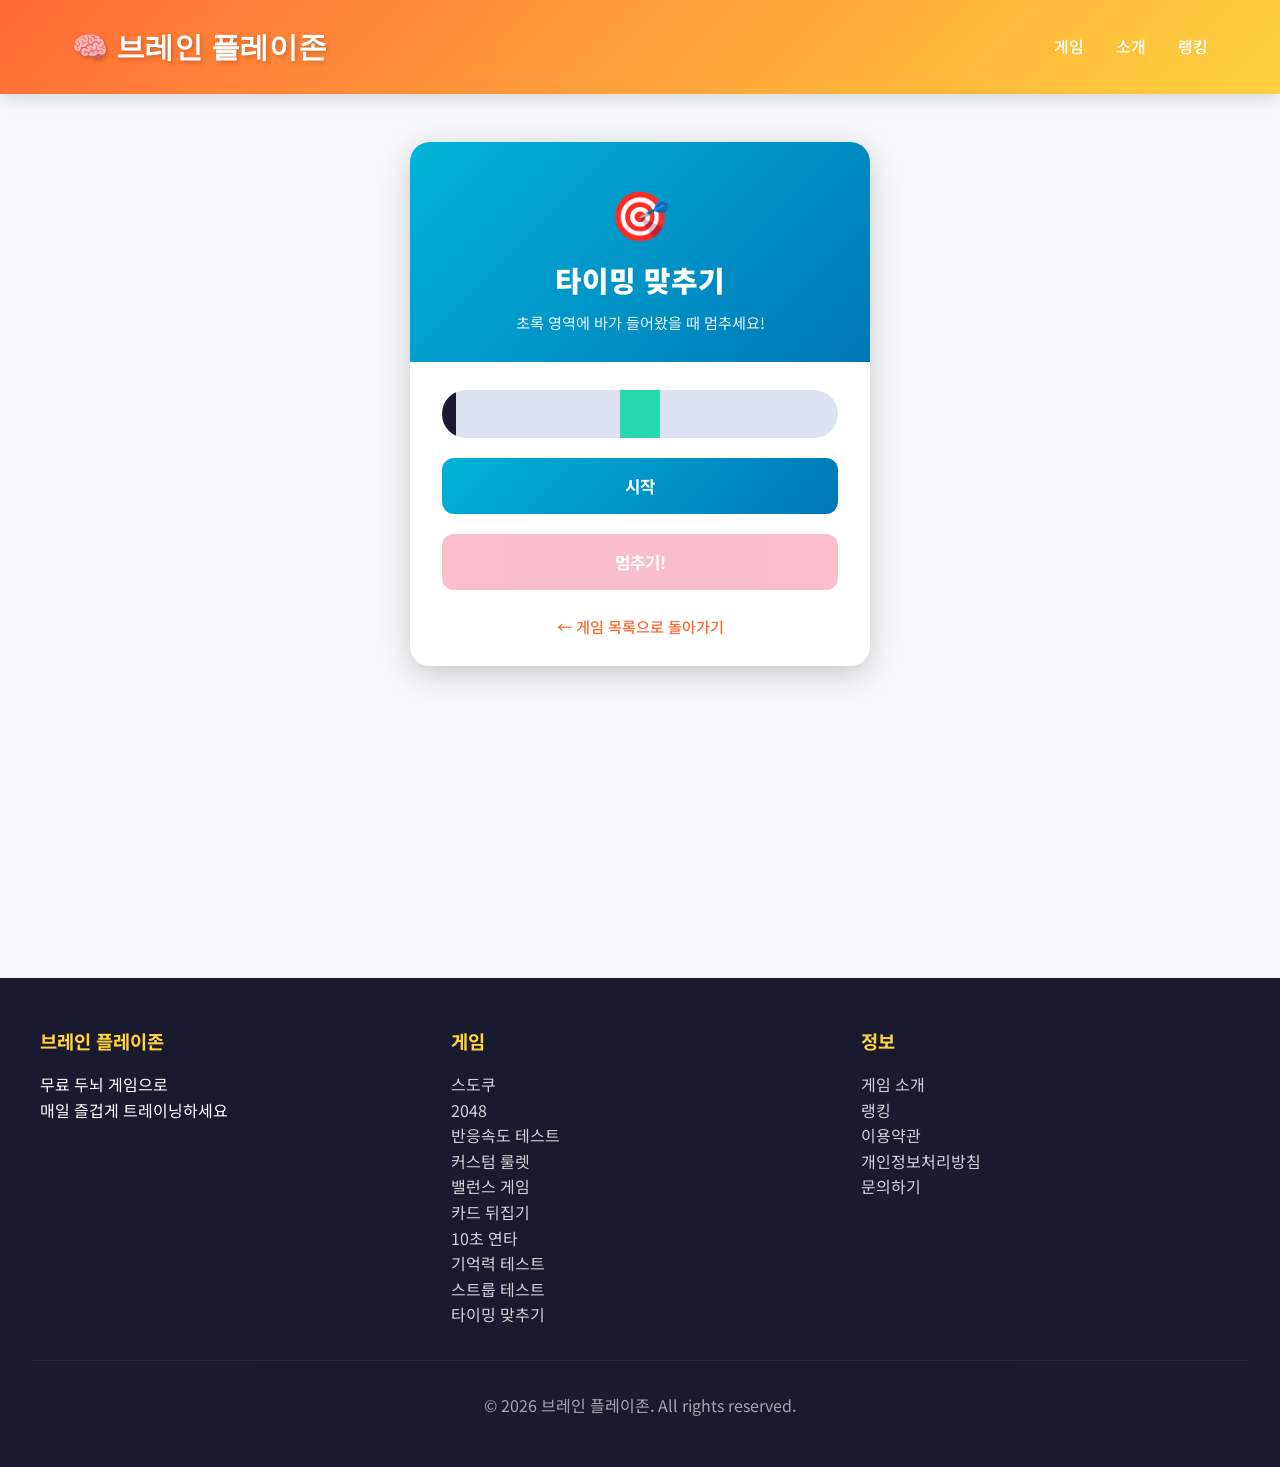
<file: timing-game.html>
<!DOCTYPE html>
<html lang="ko">

<head>
    <meta charset="UTF-8" />
    <title>타이밍 맞추기 - 브레인 플레이존</title>
    <meta name="viewport" content="width=device-width, initial-scale=1.0" />
    <meta name="description" content="타이밍 맞추기 게임. 움직이는 바가 초록색 영역에 들어왔을 때 멈추세요!">
    <meta name="keywords" content="타이밍 게임, 순발력 게임, 두뇌 게임, 무료 게임, 반응속도">
    <link rel="preconnect" href="https://fonts.googleapis.com">
    <link rel="preconnect" href="https://fonts.gstatic.com" crossorigin>
    <link href="https://fonts.googleapis.com/css2?family=Noto+Sans+KR:wght@400;500;700;900&family=Righteous&display=swap" rel="stylesheet">
    <!-- Google Tag Manager -->
    <script>(function (w, d, s, l, i) {
            w[l] = w[l] || []; w[l].push({
                'gtm.start':
                    new Date().getTime(), event: 'gtm.js'
            }); var f = d.getElementsByTagName(s)[0],
                j = d.createElement(s), dl = l != 'dataLayer' ? '&l=' + l : ''; j.async = true; j.src =
                    'https://www.googletagmanager.com/gtm.js?id=' + i + dl; f.parentNode.insertBefore(j, f);
        })(window, document, 'script', 'dataLayer', 'GTM-WGSGCQ49');</script>
    <!-- End Google Tag Manager -->
    <link rel="stylesheet" href="css/styles.css">
    <link rel="stylesheet" href="css/timing-game.css">
</head>

<body>
    <!-- Google Tag Manager (noscript) -->
    <noscript><iframe src="https://www.googletagmanager.com/ns.html?id=GTM-WGSGCQ49" height="0" width="0"
            style="display:none;visibility:hidden"></iframe></noscript>
    <!-- End Google Tag Manager (noscript) -->

    <!-- 헤더 -->
    <header>
        <nav>
            <a href="index.html" class="logo">🧠 브레인 플레이존</a>
            <ul class="nav-links">
                <li><a href="index.html#games">게임</a></li>
                <li><a href="guide.html">소개</a></li>
                <li><a href="index.html#ranking">랭킹</a></li>
            </ul>
        </nav>
    </header>

    <!-- 게임 영역 -->
    <main class="timing-game-main">
        <div class="timing-game-card">
            <div class="timing-game-header">
                <div class="game-icon">🎯</div>
                <h1 class="game-title">타이밍 맞추기</h1>
                <p class="game-subtitle">초록 영역에 바가 들어왔을 때 멈추세요!</p>
            </div>

            <div class="timing-game-body">
                <div class="tg-bar-box">
                    <div class="tg-target"></div>
                    <div class="tg-pointer" id="tg-pointer"></div>
                </div>

                <button class="tg-btn tg-start-btn" id="tg-startBtn">시작</button>
                <button class="tg-btn tg-stop-btn" id="tg-stopBtn" disabled>멈추기!</button>

                <div class="tg-result" id="tg-result"></div>

                <a href="index.html" class="back-link">← 게임 목록으로 돌아가기</a>
            </div>
        </div>
    </main>

    <!-- 푸터 -->
    <footer>
        <div class="footer-content">
            <div class="footer-section">
                <h3>브레인 플레이존</h3>
                <p>무료 두뇌 게임으로<br>매일 즐겁게 트레이닝하세요</p>
            </div>
            <div class="footer-section">
                <h3>게임</h3>
                <ul>
                    <li><a href="index.html">스도쿠</a></li>
                    <li><a href="index.html">2048</a></li>
                    <li><a href="reaction-test.html">반응속도 테스트</a></li>
                    <li><a href="roulette.html">커스텀 룰렛</a></li>
                    <li><a href="balance-game.html">밸런스 게임</a></li>
                    <li><a href="card-memory.html">카드 뒤집기</a></li>
                    <li><a href="click-speed.html">10초 연타</a></li>
                    <li><a href="memory-test.html">기억력 테스트</a></li>
                    <li><a href="stroop-test.html">스트룹 테스트</a></li>
                    <li><a href="timing-game.html">타이밍 맞추기</a></li>
                </ul>
            </div>
            <div class="footer-section">
                <h3>정보</h3>
                <ul>
                    <li><a href="guide.html">게임 소개</a></li>
                    <li><a href="index.html#ranking">랭킹</a></li>
                    <li><a href="terms.html">이용약관</a></li>
                    <li><a href="privacy.html">개인정보처리방침</a></li>
                    <li><a href="https://open.kakao.com/o/sORt2goi">문의하기</a></li>
                </ul>
            </div>
        </div>
        <div class="copyright">
            © 2026 브레인 플레이존. All rights reserved.
        </div>
    </footer>

    <script>
        const pointer = document.getElementById("tg-pointer");
        const resultEl = document.getElementById("tg-result");
        const startBtn = document.getElementById("tg-startBtn");
        const stopBtn = document.getElementById("tg-stopBtn");

        let position = 0;
        let direction = 1;
        const speed = 2.4;
        let animationId = null;
        let playing = false;
        let bestScore = Number(localStorage.getItem("timingBestScore")) || 0;

        startBtn.addEventListener("click", startGame);
        stopBtn.addEventListener("click", stopGame);

        function startGame() {
            position = 0;
            direction = 1;
            playing = true;

            resultEl.style.display = "none";
            startBtn.disabled = true;
            stopBtn.disabled = false;

            animate();
        }

        function animate() {
            if (!playing) return;

            position += speed * direction;

            if (position >= 100) { position = 100; direction = -1; }
            if (position <= 0)   { position = 0;   direction = 1; }

            pointer.style.left = `calc(${position}% - 7px)`;
            animationId = requestAnimationFrame(animate);
        }

        function stopGame() {
            playing = false;
            cancelAnimationFrame(animationId);

            startBtn.disabled = false;
            stopBtn.disabled = true;

            /* target zone: left 45% ~ 55% of the bar */
            const targetLeft  = 45;
            const targetRight = 55;
            const center = (targetLeft + targetRight) / 2;
            const distance = Math.abs(position - center);

            let grade, score, cls;

            if (distance <= 2) {
                grade = "PERFECT! 🎯"; score = 100; cls = "perfect";
            } else if (distance <= 5) {
                grade = "GREAT! 👍";   score = 80;  cls = "great";
            } else if (distance <= 10) {
                grade = "GOOD! 🙂";   score = 50;  cls = "good";
            } else {
                grade = "MISS! 😅";    score = 10;  cls = "fail";
            }

            if (score > bestScore) {
                bestScore = score;
                localStorage.setItem("timingBestScore", bestScore);
            }

            resultEl.className = `tg-result ${cls}`;
            resultEl.style.display = "block";
            resultEl.innerHTML =
                `${grade}<br>` +
                `이번 점수: <strong>${score}</strong>점 &nbsp;|&nbsp; ` +
                `최고 점수: <strong>${bestScore}</strong>점`;
        }
    </script>

</body>

</html>
</file>
<file: css/styles.css>
* {
    margin: 0;
    padding: 0;
    box-sizing: border-box;
}

:root {
    --primary: #FF6B35;
    --primary-dark: #E85A2A;
    --secondary: #004E89;
    --accent: #FFD23F;
    --dark: #1A1A2E;
    --light: #F8F9FA;
    --success: #06D6A0;
    --danger: #EF476F;

    --gradient-1: linear-gradient(135deg, #FF6B35 0%, #FFD23F 100%);
    --gradient-2: linear-gradient(135deg, #004E89 0%, #06D6A0 100%);
    --shadow-sm: 0 2px 8px rgba(0,0,0,0.1);
    --shadow-md: 0 4px 16px rgba(0,0,0,0.15);
    --shadow-lg: 0 8px 32px rgba(0,0,0,0.2);
}

body {
    font-family: 'Noto Sans KR', sans-serif;
    background: var(--light);
    color: var(--dark);
    line-height: 1.6;
    overflow-x: hidden;
    word-break: keep-all;
}

/* 헤더 */
header {
    background: var(--gradient-1);
    color: white;
    padding: 1.5rem 0;
    box-shadow: var(--shadow-md);
    position: sticky;
    top: 0;
    z-index: 100;
}

nav {
    max-width: 1200px;
    margin: 0 auto;
    padding: 0 2rem;
    display: flex;
    justify-content: space-between;
    align-items: center;
    gap: 0.5rem;
}

.logo {
    font-family: 'Righteous', cursive;
    font-size: 1.8rem;
    font-weight: 900;
    text-shadow: 2px 2px 4px rgba(0,0,0,0.2);
    flex-shrink: 0;
    white-space: nowrap;
}

.nav-links {
    display: flex;
    gap: 2rem;
    list-style: none;
    flex-shrink: 0;
}

.nav-links a {
    color: white;
    text-decoration: none;
    font-weight: 500;
    transition: transform 0.2s;
    display: inline-block;
    white-space: nowrap;
}

.nav-links a:hover {
    transform: translateY(-2px);
    text-decoration: underline;
}

/* 히어로 섹션 */
.hero {
    background: var(--gradient-2);
    color: white;
    padding: 4rem 2rem;
    text-align: center;
    position: relative;
    overflow: hidden;
}

.hero::before {
    content: '';
    position: absolute;
    top: 0;
    left: 0;
    right: 0;
    bottom: 0;
    background:
        radial-gradient(circle at 20% 50%, rgba(255,255,255,0.1) 0%, transparent 50%),
        radial-gradient(circle at 80% 80%, rgba(255,255,255,0.1) 0%, transparent 50%);
    pointer-events: none;
}

.hero-content {
    max-width: 800px;
    margin: 0 auto;
    position: relative;
    z-index: 1;
}

.hero h1 {
    font-size: 3rem;
    font-weight: 900;
    margin-bottom: 1rem;
    text-shadow: 2px 2px 8px rgba(0,0,0,0.3);
    animation: slideDown 0.6s ease-out;
}

.hero p {
    font-size: 1.25rem;
    margin-bottom: 2rem;
    opacity: 0.95;
    animation: slideDown 0.6s ease-out 0.2s backwards;
}

.cta-button {
    background: var(--accent);
    color: var(--dark);
    padding: 1rem 2.5rem;
    border: none;
    border-radius: 50px;
    font-size: 1.1rem;
    font-weight: 700;
    cursor: pointer;
    box-shadow: var(--shadow-lg);
    transition: all 0.3s;
    animation: slideDown 0.6s ease-out 0.4s backwards;
    text-decoration: none;
    display: inline-block;
}

.cta-button:hover {
    transform: translateY(-4px);
    box-shadow: 0 12px 40px rgba(0,0,0,0.3);
}

/* 게임 섹션 */
.games-section {
    max-width: 1200px;
    margin: 4rem auto;
    padding: 0 2rem;
}

.section-title {
    font-size: 2.5rem;
    font-weight: 900;
    text-align: center;
    margin-bottom: 3rem;
    color: var(--dark);
}

.games-grid {
    display: grid;
    grid-template-columns: repeat(auto-fit, minmax(300px, 1fr));
    gap: 2rem;
    margin-bottom: 4rem;
}

.game-card {
    background: white;
    border-radius: 20px;
    overflow: hidden;
    box-shadow: var(--shadow-md);
    transition: all 0.3s;
    cursor: pointer;
    animation: fadeInUp 0.6s ease-out backwards;
}

.game-card:nth-child(2) {
    animation-delay: 0.1s;
}

.game-card:nth-child(3) {
    animation-delay: 0.2s;
}

.game-card:nth-child(4) {
    animation-delay: 0.3s;
}

.game-card:nth-child(5) {
    animation-delay: 0.4s;
}

.game-card:nth-child(6) {
    animation-delay: 0.5s;
}

.game-card:nth-child(7) {
    animation-delay: 0.6s;
}

.game-card:nth-child(8) {
    animation-delay: 0.7s;
}

.game-card:nth-child(9) {
    animation-delay: 0.8s;
}

.game-card:nth-child(10) {
    animation-delay: 0.9s;
}

.game-card:hover {
    transform: translateY(-8px);
    box-shadow: var(--shadow-lg);
}

.game-header {
    padding: 2rem;
    background: var(--gradient-1);
    color: white;
    text-align: center;
}

.game-card:nth-child(2) .game-header,
.game-card:nth-child(4) .game-header {
    background: var(--gradient-2);
}

.game-card:nth-child(5) .game-header {
    background: linear-gradient(135deg, #5f27cd 0%, #EF476F 100%);
}

.game-card:nth-child(6) .game-header {
    background: linear-gradient(135deg, #06D6A0 0%, #004E89 100%);
}

.game-card:nth-child(7) .game-header {
    background: linear-gradient(135deg, #EF476F 0%, #FF6B35 100%);
}

.game-card:nth-child(8) .game-header {
    background: linear-gradient(135deg, #5f27cd 0%, #a29bfe 100%);
}

.game-card:nth-child(9) .game-header {
    background: linear-gradient(135deg, #ff6b6b 0%, #ffd43b 100%);
}

.game-card:nth-child(10) .game-header {
    background: linear-gradient(135deg, #00b4d8 0%, #0077b6 100%);
}

.game-icon {
    font-size: 3rem;
    margin-bottom: 0.5rem;
}

.game-title {
    font-size: 1.8rem;
    font-weight: 700;
    margin-bottom: 0.5rem;
}

.game-subtitle {
    opacity: 0.9;
    font-size: 0.95rem;
}

.game-body {
    padding: 2rem;
}

.game-description {
    color: #666;
    margin-bottom: 1.5rem;
    line-height: 1.8;
}

.game-stats {
    display: flex;
    justify-content: space-around;
    margin-bottom: 1.5rem;
    padding: 1rem;
    background: var(--light);
    border-radius: 10px;
}

.stat {
    text-align: center;
}

.stat-value {
    font-size: 1.5rem;
    font-weight: 700;
    color: var(--primary);
}

.stat-label {
    font-size: 0.85rem;
    color: #666;
}

.play-button {
    width: 100%;
    padding: 1rem;
    background: var(--primary);
    color: white;
    border: none;
    border-radius: 10px;
    font-size: 1.1rem;
    font-weight: 700;
    cursor: pointer;
    transition: all 0.3s;
}

.play-button:hover {
    background: var(--primary-dark);
    transform: scale(1.02);
}

/* 게임 모달 */
.game-modal {
    display: none;
    position: fixed;
    top: 0;
    left: 0;
    right: 0;
    bottom: 0;
    background: rgba(0,0,0,0.8);
    z-index: 1000;
    padding: 2rem;
    overflow-y: auto;
}

.game-modal.active {
    display: flex;
    align-items: center;
    justify-content: center;
    animation: fadeIn 0.3s;
}

.modal-content {
    background: white;
    border-radius: 20px;
    max-width: 600px;
    width: 100%;
    max-height: 90vh;
    overflow-y: auto;
    animation: scaleIn 0.3s;
}

.modal-header {
    background: var(--gradient-1);
    color: white;
    padding: 1.5rem 2rem;
    display: flex;
    justify-content: space-between;
    align-items: center;
    border-radius: 20px 20px 0 0;
}

.modal-title {
    font-size: 1.5rem;
    font-weight: 700;
}

.close-button {
    background: rgba(255,255,255,0.2);
    border: none;
    color: white;
    font-size: 1.5rem;
    cursor: pointer;
    width: 36px;
    height: 36px;
    border-radius: 50%;
    display: flex;
    align-items: center;
    justify-content: center;
    transition: all 0.3s;
}

.close-button:hover {
    background: rgba(255,255,255,0.3);
    transform: rotate(90deg);
}

.modal-body {
    padding: 2rem;
    overflow-x: hidden;
}

/* 게임 컨트롤 */
.game-controls {
    display: flex;
    justify-content: space-between;
    align-items: center;
    margin-bottom: 1.5rem;
    padding: 1rem;
    background: var(--light);
    border-radius: 10px;
}

.difficulty-selector {
    display: flex;
    gap: 0.5rem;
}

.difficulty-btn {
    padding: 0.5rem 1rem;
    border: 2px solid var(--primary);
    background: white;
    color: var(--primary);
    border-radius: 8px;
    cursor: pointer;
    font-weight: 600;
    transition: all 0.3s;
    white-space: nowrap;
}

.difficulty-btn.active {
    background: var(--primary);
    color: white;
}

.game-info {
    display: flex;
    gap: 1rem;
}

.info-item {
    text-align: center;
}

.info-label {
    font-size: 0.8rem;
    color: #666;
}

.info-value {
    font-size: 1.2rem;
    font-weight: 700;
    color: var(--primary);
}

/* 스도쿠 그리드 */
.sudoku-grid {
    display: grid;
    grid-template-columns: repeat(9, minmax(0, 1fr));
    grid-template-rows: repeat(9, minmax(0, 1fr));
    gap: 1px;
    background: var(--dark);
    border: 3px solid var(--dark);
    margin: 0 auto 1.5rem;
    width: 100%;
    max-width: 450px;
    aspect-ratio: 1;
}

.sudoku-cell {
    background: white;
    aspect-ratio: 1;
    display: flex;
    align-items: center;
    justify-content: center;
    font-size: 1.5rem;
    font-weight: 700;
    cursor: pointer;
    transition: all 0.2s;
}

.sudoku-cell:hover:not(.fixed) {
    background: #e3f2fd;
}

.sudoku-cell.fixed {
    background: #f5f5f5;
    color: var(--dark);
    cursor: default;
}

.sudoku-cell.selected {
    background: #bbdefb;
}

.sudoku-cell.error {
    background: #ffebee;
    color: var(--danger);
}

.sudoku-cell:nth-child(3n) {
    border-right: 3px solid var(--dark);
}

.sudoku-cell:nth-child(n+19):nth-child(-n+27),
.sudoku-cell:nth-child(n+46):nth-child(-n+54) {
    border-bottom: 3px solid var(--dark);
}

/* 2048 그리드 */
.game-2048-grid {
    display: grid;
    grid-template-columns: repeat(4, minmax(0, 1fr));
    grid-template-rows: repeat(4, minmax(0, 1fr));
    gap: 10px;
    background: #bbada0;
    padding: 10px;
    border-radius: 10px;
    margin: 0 auto 1.5rem;
    max-width: 400px;
    aspect-ratio: 1;
    touch-action: none;
}

.tile-2048 {
    background: #cdc1b4;
    border-radius: 5px;
    display: flex;
    align-items: center;
    justify-content: center;
    font-size: 2rem;
    font-weight: 900;
    color: var(--dark);
    aspect-ratio: 1;
    transition: all 0.15s;
}

.tile-2048[data-value="2"] { background: #eee4da; color: #776e65; }
.tile-2048[data-value="4"] { background: #ede0c8; color: #776e65; }
.tile-2048[data-value="8"] { background: #f2b179; color: #f9f6f2; }
.tile-2048[data-value="16"] { background: #f59563; color: #f9f6f2; }
.tile-2048[data-value="32"] { background: #f67c5f; color: #f9f6f2; }
.tile-2048[data-value="64"] { background: #f65e3b; color: #f9f6f2; }
.tile-2048[data-value="128"] { background: #edcf72; color: #f9f6f2; font-size: 1.8rem; }
.tile-2048[data-value="256"] { background: #edcc61; color: #f9f6f2; font-size: 1.8rem; }
.tile-2048[data-value="512"] { background: #edc850; color: #f9f6f2; font-size: 1.8rem; }
.tile-2048[data-value="1024"] { background: #edc53f; color: #f9f6f2; font-size: 1.5rem; }
.tile-2048[data-value="2048"] { background: #edc22e; color: #f9f6f2; font-size: 1.5rem; }

/* 키패드 */
.number-pad {
    display: grid;
    grid-template-columns: repeat(5, minmax(0, 1fr));
    gap: 0.5rem;
    max-width: 450px;
    margin: 0 auto 1rem;
}

.number-btn {
    padding: 1rem;
    background: white;
    border: 2px solid var(--primary);
    color: var(--primary);
    border-radius: 8px;
    font-size: 1.2rem;
    font-weight: 700;
    cursor: pointer;
    transition: all 0.2s;
}

.number-btn:hover {
    background: var(--primary);
    color: white;
}

.action-buttons {
    display: flex;
    gap: 1rem;
    margin-top: 1rem;
}

.action-btn {
    flex: 1;
    padding: 0.8rem;
    border: none;
    border-radius: 8px;
    font-weight: 700;
    cursor: pointer;
    transition: all 0.3s;
}

.btn-new {
    background: var(--success);
    color: white;
}

.btn-hint {
    background: var(--accent);
    color: var(--dark);
}

.btn-check {
    background: var(--secondary);
    color: white;
}

/* 푸터 */
footer {
    background: var(--dark);
    color: white;
    padding: 3rem 2rem;
    margin-top: 4rem;
}

.footer-content {
    max-width: 1200px;
    margin: 0 auto;
    display: grid;
    grid-template-columns: repeat(auto-fit, minmax(250px, 1fr));
    gap: 2rem;
}

.footer-section h3 {
    margin-bottom: 1rem;
    color: var(--accent);
}

.footer-section ul {
    list-style: none;
}

.footer-section a {
    color: rgba(255,255,255,0.8);
    text-decoration: none;
    transition: color 0.3s;
}

.footer-section a:hover {
    color: var(--accent);
}

.copyright {
    text-align: center;
    margin-top: 2rem;
    padding-top: 2rem;
    border-top: 1px solid rgba(255,255,255,0.1);
    opacity: 0.6;
}

/* 애니메이션 */
@keyframes fadeIn {
    from { opacity: 0; }
    to { opacity: 1; }
}

@keyframes fadeInUp {
    from {
        opacity: 0;
        transform: translateY(30px);
    }
    to {
        opacity: 1;
        transform: translateY(0);
    }
}

@keyframes slideDown {
    from {
        opacity: 0;
        transform: translateY(-30px);
    }
    to {
        opacity: 1;
        transform: translateY(0);
    }
}

@keyframes scaleIn {
    from {
        opacity: 0;
        transform: scale(0.9);
    }
    to {
        opacity: 1;
        transform: scale(1);
    }
}

/* 랭킹 섹션 */
.ranking-section {
    max-width: 800px;
    margin: 0 auto 4rem;
    padding: 0 2rem;
}

.ranking-tabs {
    display: flex;
    gap: 0.75rem;
    margin-bottom: 1.5rem;
    justify-content: center;
}

.ranking-tab {
    padding: 0.6rem 2rem;
    border: 2px solid var(--primary);
    background: white;
    color: var(--primary);
    border-radius: 50px;
    font-size: 1rem;
    font-weight: 700;
    cursor: pointer;
    transition: all 0.2s;
}

.ranking-tab.active {
    background: var(--primary);
    color: white;
}

.ranking-table-wrap {
    background: white;
    border-radius: 16px;
    overflow: hidden;
    box-shadow: var(--shadow-md);
}

.ranking-table {
    width: 100%;
    border-collapse: collapse;
}

.ranking-table thead {
    background: var(--gradient-1);
    color: white;
}

.ranking-table th,
.ranking-table td {
    padding: 0.9rem 1.25rem;
    text-align: center;
    font-size: 0.95rem;
}

.ranking-table th {
    font-weight: 700;
}

.ranking-table tbody tr:nth-child(even) {
    background: var(--light);
}

.ranking-table tbody tr:hover {
    background: #fff3e0;
}

.ranking-notice {
    text-align: center;
    color: #999;
    font-size: 0.85rem;
    margin-top: 1rem;
}

/* 반응형 - 태블릿 (768px 이하) */
@media (max-width: 768px) {
    .logo {
        font-size: 1.4rem;
    }

    .nav-links {
        gap: 1rem;
        font-size: 0.9rem;
    }

    .hero {
        padding: 2.5rem 1.5rem;
    }

    .hero h1 {
        font-size: 2rem;
    }

    .hero p {
        font-size: 1rem;
    }

    .games-section {
        margin: 2rem auto;
        padding: 0 1rem;
    }

    .section-title {
        font-size: 1.8rem;
        margin-bottom: 1.5rem;
    }

    .games-grid {
        grid-template-columns: 1fr;
        gap: 1.5rem;
    }

    /* 모달 - 하단 시트 스타일 */
    .game-modal {
        padding: 0;
        align-items: flex-end;
    }

    .modal-content {
        border-radius: 20px 20px 0 0;
        max-height: 95vh;
        max-width: 100%;
        width: 100%;
    }

    .modal-header {
        padding: 1rem 1.5rem;
        border-radius: 20px 20px 0 0;
    }

    .modal-body {
        padding: 0.75rem;
        overflow-x: hidden;
    }

    /* 게임 컨트롤 세로 정렬 */
    .game-controls {
        flex-direction: column;
        align-items: stretch;
        gap: 0.75rem;
        padding: 0.75rem;
    }

    .difficulty-selector {
        width: 100%;
        justify-content: space-between;
    }

    .difficulty-btn {
        flex: 1;
        text-align: center;
        padding: 0.6rem 0.5rem;
        font-size: 0.9rem;
    }

    .game-info {
        width: 100%;
        justify-content: space-around;
    }

    /* 스도쿠 그리드 */
    .sudoku-grid {
        max-width: 100%;
    }

    .sudoku-cell {
        font-size: 1.1rem;
    }

    /* 숫자 패드 */
    .number-pad {
        max-width: 100%;
    }

    .number-btn {
        padding: 0.75rem 0.2rem;
        font-size: 1.1rem;
        min-height: 48px;
    }

    /* 액션 버튼 */
    .action-buttons {
        gap: 0.5rem;
    }

    .action-btn {
        padding: 0.9rem 0.5rem;
        font-size: 0.95rem;
        min-height: 48px;
    }

    /* 2048 그리드 */
    .game-2048-grid {
        max-width: 100%;
        gap: 8px;
        padding: 8px;
    }

    .tile-2048 {
        font-size: 1.5rem;
    }

    .tile-2048[data-value="128"],
    .tile-2048[data-value="256"],
    .tile-2048[data-value="512"] {
        font-size: 1.2rem;
    }

    .tile-2048[data-value="1024"],
    .tile-2048[data-value="2048"] {
        font-size: 1rem;
    }

    /* 푸터 */
    footer {
        padding: 2rem 1rem;
        margin-top: 2rem;
    }

    .footer-content {
        grid-template-columns: 1fr;
        gap: 1.5rem;
    }
}

/* 반응형 - 소형 폰 (480px 이하) */
@media (max-width: 480px) {
    header {
        padding: 0.75rem 0;
    }

    nav {
        padding: 0 0.75rem;
        gap: 0.25rem;
    }

    .logo {
        font-size: 1.1rem;
    }

    .nav-links {
        gap: 0.5rem;
        font-size: 0.78rem;
    }

    .hero {
        padding: 2rem 1rem;
    }

    .hero h1 {
        font-size: 1.6rem;
    }

    .hero p {
        font-size: 0.9rem;
        margin-bottom: 1.5rem;
    }

    .cta-button {
        padding: 0.8rem 1.8rem;
        font-size: 1rem;
    }

    .game-header {
        padding: 1.5rem;
    }

    .game-body {
        padding: 1.25rem;
    }

    .sudoku-cell {
        font-size: 0.95rem;
    }

    .number-btn {
        padding: 0.6rem 0.25rem;
        font-size: 1rem;
        min-height: 44px;
    }

    .tile-2048 {
        font-size: 1.2rem;
    }

    .tile-2048[data-value="128"],
    .tile-2048[data-value="256"],
    .tile-2048[data-value="512"] {
        font-size: 1rem;
    }

    .tile-2048[data-value="1024"],
    .tile-2048[data-value="2048"] {
        font-size: 0.8rem;
    }
}
</file>
<file: css/balance-game.css>
/* ================================
   Balance Game - Page Layout
   ================================ */

.balance-main {
    min-height: calc(100vh - 80px);
    background: var(--light);
    display: flex;
    align-items: flex-start;
    justify-content: center;
    padding: 3rem 1.5rem 4rem;
}

/* ================================
   Game Card
   ================================ */

.balance-card {
    background: white;
    border-radius: 20px;
    overflow: hidden;
    box-shadow: var(--shadow-lg);
    width: 100%;
    max-width: 560px;
    animation: fadeInUp 0.6s ease-out backwards;
}

.balance-header {
    padding: 2.5rem 2rem;
    background: linear-gradient(135deg, #5f27cd 0%, #EF476F 100%);
    color: white;
    text-align: center;
}

.balance-header .game-icon {
    font-size: 3.5rem;
    margin-bottom: 0.5rem;
}

.balance-header .game-title {
    font-size: 1.9rem;
    font-weight: 900;
    margin-bottom: 0.5rem;
}

.balance-header .game-subtitle {
    font-size: 1rem;
    opacity: 0.9;
}

.balance-body {
    padding: 1.75rem 2rem;
    display: flex;
    flex-direction: column;
    gap: 1.25rem;
}

/* ================================
   Progress
   ================================ */

.progress-bar-wrap {
    background: #eee;
    border-radius: 99px;
    height: 8px;
    overflow: hidden;
}

.progress-bar {
    height: 100%;
    background: linear-gradient(90deg, #5f27cd, #EF476F);
    border-radius: 99px;
    width: 0%;
    transition: width 0.4s ease;
}

.progress-text {
    text-align: right;
    font-size: 0.82rem;
    color: #888;
    margin-top: -0.5rem;
}

/* ================================
   Question
   ================================ */

.question-area {
    background: var(--light);
    border-radius: 14px;
    padding: 1.25rem 1.5rem;
    text-align: center;
}

.question-text {
    font-size: 1.05rem;
    font-weight: 700;
    color: var(--dark);
    line-height: 1.5;
}

/* ================================
   Choice Buttons
   ================================ */

.choice-wrap {
    display: flex;
    gap: 0;
    align-items: stretch;
    position: relative;
}

.choice-btn {
    flex: 1;
    display: flex;
    flex-direction: column;
    align-items: center;
    justify-content: center;
    gap: 0.6rem;
    padding: 1.5rem 1rem;
    border: 2px solid transparent;
    border-radius: 14px;
    background: var(--light);
    cursor: pointer;
    transition: all 0.2s;
    font-family: 'Noto Sans KR', sans-serif;
    text-align: center;
    min-height: 120px;
}

.choice-btn:hover:not(:disabled) {
    transform: translateY(-3px);
    box-shadow: var(--shadow-md);
}

.choice-a {
    border-color: #e0e0e0;
    margin-right: 2rem;
}

.choice-b {
    border-color: #e0e0e0;
    margin-left: 2rem;
}

.choice-a:hover:not(:disabled) {
    background: #fff0eb;
    border-color: var(--primary);
}

.choice-b:hover:not(:disabled) {
    background: #e8f8ff;
    border-color: var(--secondary);
}

.choice-a.selected {
    background: var(--primary);
    border-color: var(--primary);
    color: white;
    transform: translateY(-3px);
    box-shadow: 0 6px 20px rgba(255,107,53,0.4);
}

.choice-b.selected {
    background: var(--secondary);
    border-color: var(--secondary);
    color: white;
    transform: translateY(-3px);
    box-shadow: 0 6px 20px rgba(0,78,137,0.4);
}

.choice-btn.dimmed {
    opacity: 0.35;
    transform: none;
}

.choice-label {
    display: inline-flex;
    align-items: center;
    justify-content: center;
    width: 32px;
    height: 32px;
    border-radius: 50%;
    background: white;
    color: var(--dark);
    font-size: 0.9rem;
    font-weight: 900;
    flex-shrink: 0;
}

.choice-a .choice-label { color: var(--primary); }
.choice-b .choice-label { color: var(--secondary); }
.choice-a.selected .choice-label { color: var(--primary); }
.choice-b.selected .choice-label { color: var(--secondary); }

.choice-text {
    font-size: 1rem;
    font-weight: 700;
    line-height: 1.4;
    word-break: keep-all;
}

/* VS 배지 */
.vs-badge {
    position: absolute;
    left: 50%;
    top: 50%;
    transform: translate(-50%, -50%);
    width: 38px;
    height: 38px;
    background: white;
    border: 2px solid #e0e0e0;
    border-radius: 50%;
    display: flex;
    align-items: center;
    justify-content: center;
    font-size: 0.75rem;
    font-weight: 900;
    color: #999;
    z-index: 1;
    flex-shrink: 0;
}

/* ================================
   Result
   ================================ */

.result-area {
    flex-direction: column;
    align-items: center;
    gap: 0.75rem;
    animation: scaleIn 0.3s ease-out;
}

.result-message {
    background: linear-gradient(135deg, #5f27cd 0%, #EF476F 100%);
    color: white;
    border-radius: 12px;
    padding: 1rem 1.5rem;
    text-align: center;
    font-size: 1rem;
    font-weight: 700;
    width: 100%;
}

.btn-next {
    width: 100%;
    padding: 0.9rem;
    background: var(--primary);
    color: white;
    border: none;
    border-radius: 12px;
    font-size: 1.05rem;
    font-weight: 700;
    font-family: 'Noto Sans KR', sans-serif;
    cursor: pointer;
    transition: all 0.2s;
}

.btn-next:hover {
    background: var(--primary-dark);
    transform: scale(1.02);
}

/* ================================
   Action Row
   ================================ */

.action-row {
    display: flex;
    gap: 0.75rem;
}

.btn-skip,
.btn-restart {
    flex: 1;
    padding: 0.75rem;
    border-radius: 10px;
    font-size: 0.9rem;
    font-weight: 700;
    font-family: 'Noto Sans KR', sans-serif;
    cursor: pointer;
    transition: all 0.2s;
}

.btn-skip {
    background: var(--light);
    border: 2px solid #e0e0e0;
    color: #666;
}

.btn-skip:hover {
    border-color: #bbb;
    color: var(--dark);
}

.btn-restart {
    background: var(--light);
    border: 2px solid var(--primary);
    color: var(--primary);
}

.btn-restart:hover {
    background: var(--primary);
    color: white;
}

/* ================================
   Back Link & Logo
   ================================ */

.back-link {
    display: block;
    text-align: center;
    color: var(--primary);
    text-decoration: none;
    font-size: 0.95rem;
    font-weight: 500;
    transition: color 0.2s;
    padding-top: 0.25rem;
}

.back-link:hover {
    color: var(--primary-dark);
    text-decoration: underline;
}

header .logo {
    text-decoration: none;
    color: white;
}

/* ================================
   Responsive
   ================================ */

@media (max-width: 480px) {
    .balance-main {
        padding: 1.5rem 0.75rem 3rem;
    }

    .balance-header {
        padding: 2rem 1.5rem;
    }

    .balance-header .game-title {
        font-size: 1.6rem;
    }

    .balance-body {
        padding: 1.25rem 1rem;
        gap: 1rem;
    }

    .choice-btn {
        padding: 1.25rem 0.75rem;
        min-height: 100px;
    }

    .choice-a {
        margin-right: 1.5rem;
    }

    .choice-b {
        margin-left: 1.5rem;
    }

    .choice-text {
        font-size: 0.92rem;
    }

    .result-message {
        font-size: 0.9rem;
        padding: 0.85rem 1rem;
    }
}
</file>
<file: css/card-memory.css>
/* ================================
   Card Memory - Layout
   ================================ */
.card-memory-main {
    min-height: calc(100vh - 80px);
    background: var(--light);
    display: flex;
    align-items: flex-start;
    justify-content: center;
    padding: 3rem 1.5rem 4rem;
}

.card-memory-card {
    background: white;
    border-radius: 20px;
    overflow: hidden;
    box-shadow: var(--shadow-lg);
    width: 100%;
    max-width: 520px;
    animation: fadeInUp 0.6s ease-out backwards;
}

.card-memory-header {
    padding: 2rem 2rem 1.75rem;
    background: linear-gradient(135deg, #06D6A0 0%, #004E89 100%);
    color: white;
    text-align: center;
}

.card-memory-header .game-icon { font-size: 3rem; margin-bottom: 0.4rem; }
.card-memory-header .game-title { font-size: 1.8rem; font-weight: 900; margin-bottom: 0.4rem; }
.card-memory-header .game-subtitle { font-size: 0.95rem; opacity: 0.9; }

.card-memory-body { padding: 1.75rem 2rem; display: flex; flex-direction: column; gap: 1.25rem; }

/* ================================
   Info Bar
   ================================ */
.cm-info {
    display: flex;
    justify-content: space-around;
    background: var(--light);
    border-radius: 12px;
    padding: 0.85rem 1rem;
}

.cm-info-item { text-align: center; }
.cm-info-label { font-size: 0.78rem; color: #888; margin-bottom: 0.2rem; }
.cm-info-value { font-size: 1.3rem; font-weight: 900; color: var(--primary); }

/* ================================
   Card Grid
   ================================ */
.cm-grid {
    display: grid;
    grid-template-columns: repeat(4, 1fr);
    gap: 10px;
}

.cm-cell {
    aspect-ratio: 1 / 1;
    perspective: 800px;
    cursor: pointer;
}

.cm-cell-inner {
    position: relative;
    width: 100%;
    height: 100%;
    transition: transform 0.42s;
    transform-style: preserve-3d;
}

.cm-cell.open .cm-cell-inner,
.cm-cell.matched .cm-cell-inner {
    transform: rotateY(180deg);
}

.cm-front, .cm-back {
    position: absolute;
    width: 100%;
    height: 100%;
    border-radius: 12px;
    backface-visibility: hidden;
    display: flex;
    justify-content: center;
    align-items: center;
    font-size: 2rem;
}

.cm-front {
    background: linear-gradient(135deg, #06D6A0 0%, #004E89 100%);
    color: white;
    font-size: 1.4rem;
    font-weight: 900;
}

.cm-back {
    background: white;
    border: 2px solid #eee;
    transform: rotateY(180deg);
}

.cm-cell.matched .cm-front,
.cm-cell.matched .cm-back {
    border-color: var(--success);
}

.cm-cell.matched .cm-back { background: #f0fff8; }

/* ================================
   Result & Buttons
   ================================ */
.cm-result {
    background: linear-gradient(135deg, #06D6A0 0%, #004E89 100%);
    color: white;
    border-radius: 12px;
    padding: 1rem 1.5rem;
    text-align: center;
    font-size: 1rem;
    font-weight: 700;
    display: none;
    animation: scaleIn 0.3s ease-out;
}

.cm-restart-btn {
    width: 100%;
    padding: 1rem;
    background: var(--primary);
    color: white;
    border: none;
    border-radius: 12px;
    font-size: 1.05rem;
    font-weight: 700;
    font-family: 'Noto Sans KR', sans-serif;
    cursor: pointer;
    transition: all 0.2s;
}

.cm-restart-btn:hover { background: var(--primary-dark); transform: scale(1.02); }

header .logo { text-decoration: none; color: white; }

.back-link {
    display: block;
    text-align: center;
    color: var(--primary);
    text-decoration: none;
    font-size: 0.95rem;
    font-weight: 500;
    padding-top: 0.25rem;
    transition: color 0.2s;
}
.back-link:hover { color: var(--primary-dark); text-decoration: underline; }

/* ================================
   Responsive
   ================================ */
@media (max-width: 480px) {
    .card-memory-main { padding: 1.5rem 0.75rem 3rem; }
    .card-memory-body { padding: 1.25rem 1rem; }
    .cm-grid { gap: 7px; }
    .cm-front { font-size: 1.1rem; }
    .cm-back { font-size: 1.5rem; }
}
</file>
<file: css/click-speed.css>
/* ================================
   Click Speed - Layout
   ================================ */
.click-speed-main {
    min-height: calc(100vh - 80px);
    background: var(--light);
    display: flex;
    align-items: flex-start;
    justify-content: center;
    padding: 3rem 1.5rem 4rem;
}

.click-speed-card {
    background: white;
    border-radius: 20px;
    overflow: hidden;
    box-shadow: var(--shadow-lg);
    width: 100%;
    max-width: 440px;
    animation: fadeInUp 0.6s ease-out backwards;
}

.click-speed-header {
    padding: 2rem 2rem 1.75rem;
    background: linear-gradient(135deg, #EF476F 0%, #FF6B35 100%);
    color: white;
    text-align: center;
}

.click-speed-header .game-icon { font-size: 3rem; margin-bottom: 0.4rem; }
.click-speed-header .game-title { font-size: 1.8rem; font-weight: 900; margin-bottom: 0.4rem; }
.click-speed-header .game-subtitle { font-size: 0.95rem; opacity: 0.9; }

.click-speed-body { padding: 1.75rem 2rem; display: flex; flex-direction: column; gap: 1.25rem; }

/* ================================
   Count & Timer
   ================================ */
.cs-timer-box {
    background: var(--light);
    border-radius: 12px;
    padding: 0.75rem 1.25rem;
    text-align: center;
    font-size: 1rem;
    font-weight: 700;
    color: #555;
}

.cs-timer-box span { color: var(--danger); font-size: 1.2rem; font-weight: 900; }

.cs-count {
    font-size: 5rem;
    font-weight: 900;
    color: var(--dark);
    text-align: center;
    line-height: 1;
    font-family: 'Righteous', cursive;
}

/* ================================
   Buttons
   ================================ */
.cs-start-btn {
    width: 100%;
    padding: 0.9rem;
    background: var(--light);
    border: 2px solid var(--primary);
    color: var(--primary);
    border-radius: 12px;
    font-size: 1rem;
    font-weight: 700;
    font-family: 'Noto Sans KR', sans-serif;
    cursor: pointer;
    transition: all 0.2s;
}

.cs-start-btn:hover:not(:disabled) { background: var(--primary); color: white; }
.cs-start-btn:disabled { opacity: 0.4; cursor: not-allowed; }

.cs-tap-btn {
    width: 100%;
    height: 140px;
    background: linear-gradient(135deg, #EF476F 0%, #FF6B35 100%);
    border: none;
    border-radius: 16px;
    font-size: 1.6rem;
    font-weight: 900;
    color: white;
    font-family: 'Noto Sans KR', sans-serif;
    cursor: pointer;
    transition: all 0.1s;
    box-shadow: 0 6px 20px rgba(239,71,111,0.35);
    user-select: none;
    -webkit-user-select: none;
}

.cs-tap-btn:active:not(:disabled) { transform: scale(0.97); box-shadow: 0 2px 8px rgba(239,71,111,0.3); }
.cs-tap-btn:disabled { opacity: 0.35; cursor: not-allowed; box-shadow: none; }

/* ================================
   Result
   ================================ */
.cs-result {
    background: linear-gradient(135deg, #EF476F 0%, #FF6B35 100%);
    color: white;
    border-radius: 12px;
    padding: 1rem 1.5rem;
    text-align: center;
    font-size: 1rem;
    font-weight: 700;
    display: none;
    line-height: 1.7;
    animation: scaleIn 0.3s ease-out;
}

header .logo { text-decoration: none; color: white; }

.back-link {
    display: block;
    text-align: center;
    color: var(--primary);
    text-decoration: none;
    font-size: 0.95rem;
    font-weight: 500;
    padding-top: 0.25rem;
    transition: color 0.2s;
}
.back-link:hover { color: var(--primary-dark); text-decoration: underline; }

/* ================================
   Responsive
   ================================ */
@media (max-width: 480px) {
    .click-speed-main { padding: 1.5rem 0.75rem 3rem; }
    .click-speed-body { padding: 1.25rem 1rem; }
    .cs-count { font-size: 4rem; }
    .cs-tap-btn { height: 120px; font-size: 1.4rem; }
}
</file>
<file: css/guide.css>
/* guide.html 전용 스타일 */

/* 헤더 로고 링크 스타일 */
.logo {
    text-decoration: none;
    color: white;
}

.nav-active {
    text-decoration: underline !important;
    opacity: 0.9;
}

/* 가이드 히어로 */
.guide-hero {
    background: var(--gradient-1);
    color: white;
    padding: 3rem 2rem;
    text-align: center;
}

.guide-hero h1 {
    font-size: 2.5rem;
    font-weight: 900;
    margin-bottom: 0.75rem;
    text-shadow: 2px 2px 8px rgba(0,0,0,0.2);
}

.guide-hero p {
    font-size: 1.1rem;
    opacity: 0.95;
    margin-bottom: 2rem;
}

/* 내부 앵커 네비게이션 */
.guide-nav {
    display: flex;
    justify-content: center;
    flex-wrap: wrap;
    gap: 0.75rem;
}

.guide-nav-btn {
    background: rgba(255,255,255,0.2);
    color: white;
    text-decoration: none;
    padding: 0.6rem 1.25rem;
    border-radius: 50px;
    font-weight: 600;
    font-size: 0.95rem;
    transition: background 0.2s;
    border: 2px solid rgba(255,255,255,0.4);
}

.guide-nav-btn:hover {
    background: rgba(255,255,255,0.35);
}

/* 가이드 섹션 공통 */
.guide-section {
    padding: 4rem 2rem;
}

.guide-section-alt {
    background: var(--light);
}

.guide-container {
    max-width: 800px;
    margin: 0 auto;
}

.guide-section-header {
    display: flex;
    align-items: center;
    gap: 1rem;
    margin-bottom: 2rem;
    padding-bottom: 1rem;
    border-bottom: 3px solid var(--primary);
}

.guide-section-icon {
    font-size: 2.5rem;
}

.guide-section-header h2 {
    font-size: 2rem;
    font-weight: 900;
    color: var(--dark);
}

/* 가이드 본문 */
.guide-content {
    color: #444;
    line-height: 1.8;
}

.guide-content p {
    margin-bottom: 1rem;
}

.guide-content h3 {
    font-size: 1.1rem;
    font-weight: 700;
    color: var(--dark);
    margin: 1.5rem 0 0.75rem;
}

.rule-list, .how-list {
    padding-left: 1.5rem;
    margin-bottom: 1rem;
}

.rule-list li, .how-list li {
    margin-bottom: 0.5rem;
}

/* 특징 목록 */
.feature-list {
    display: flex;
    flex-direction: column;
    gap: 1rem;
    margin-top: 1.5rem;
}

.feature-item {
    display: flex;
    align-items: flex-start;
    gap: 1rem;
    background: white;
    padding: 1rem 1.25rem;
    border-radius: 12px;
    box-shadow: var(--shadow-sm);
}

.feature-icon {
    font-size: 1.8rem;
    flex-shrink: 0;
}

.feature-item strong {
    display: block;
    font-size: 1rem;
    color: var(--dark);
    margin-bottom: 0.25rem;
}

.feature-item p {
    margin: 0;
    font-size: 0.9rem;
    color: #666;
}

/* 난이도 가이드 */
.difficulty-guide {
    display: flex;
    gap: 1rem;
    margin: 1rem 0;
}

.diff-item {
    flex: 1;
    text-align: center;
    padding: 1rem;
    border-radius: 10px;
    font-weight: 700;
}

.diff-item strong {
    display: block;
    font-size: 1.1rem;
    margin-bottom: 0.25rem;
}

.diff-item span {
    font-size: 0.85rem;
    font-weight: 400;
}

.diff-easy {
    background: #e8f5e9;
    color: #2e7d32;
}

.diff-medium {
    background: #fff3e0;
    color: #e65100;
}

.diff-hard {
    background: #fce4ec;
    color: #c62828;
}

/* CTA 버튼 */
.guide-cta {
    margin-top: 2rem;
    text-align: center;
}

.guide-play-btn {
    display: inline-block;
    background: var(--primary);
    color: white;
    text-decoration: none;
    padding: 0.9rem 2.5rem;
    border-radius: 50px;
    font-size: 1.05rem;
    font-weight: 700;
    box-shadow: var(--shadow-md);
    transition: all 0.3s;
}

.guide-play-btn:hover {
    background: var(--primary-dark);
    transform: translateY(-3px);
    box-shadow: var(--shadow-lg);
}

.guide-play-btn-alt {
    background: var(--secondary);
}

.guide-play-btn-alt:hover {
    background: #003a6b;
}

/* 팁 그리드 */
.tips-grid {
    display: grid;
    grid-template-columns: 1fr 1fr;
    gap: 1.5rem;
}

.tip-card {
    background: white;
    padding: 1.5rem;
    border-radius: 16px;
    box-shadow: var(--shadow-sm);
}

.tip-card h3 {
    margin-top: 0;
    margin-bottom: 1rem;
    font-size: 1rem;
}

/* 전략 카드 */
.strategy-card {
    background: white;
    border-left: 4px solid var(--primary);
    border-radius: 0 12px 12px 0;
    padding: 1.25rem 1.5rem;
    margin: 1rem 0 1.5rem;
    box-shadow: var(--shadow-sm);
}

.strategy-card h4 {
    font-size: 1rem;
    font-weight: 700;
    color: var(--dark);
    margin: 0 0 0.75rem;
}

.strategy-example {
    background: var(--light);
    border-radius: 8px;
    padding: 0.75rem 1rem;
    margin: 0.75rem 0;
    font-size: 0.9rem;
    line-height: 1.7;
}

.strategy-example code {
    display: block;
    font-family: monospace;
    font-size: 0.85rem;
    line-height: 1.6;
    margin-top: 0.5rem;
    color: var(--secondary);
}

.strategy-tip {
    font-size: 0.9rem;
    color: #555;
    margin: 0.5rem 0 0;
}

/* 단축키 표 */
.shortcut-table {
    display: flex;
    flex-direction: column;
    gap: 0.5rem;
    margin: 0.75rem 0 1.5rem;
}

.shortcut-row {
    display: flex;
    align-items: center;
    gap: 1rem;
    font-size: 0.95rem;
}

.shortcut-key {
    background: var(--dark);
    color: white;
    border-radius: 6px;
    padding: 0.2rem 0.6rem;
    font-family: monospace;
    font-size: 0.85rem;
    white-space: nowrap;
    min-width: 150px;
    text-align: center;
}

/* 점수 표 */
.score-table {
    display: flex;
    flex-direction: column;
    gap: 0.4rem;
    margin: 0.75rem 0 1.5rem;
    background: white;
    border-radius: 12px;
    overflow: hidden;
    box-shadow: var(--shadow-sm);
}

.score-row {
    display: flex;
    justify-content: space-between;
    padding: 0.6rem 1.25rem;
    font-size: 0.95rem;
    border-bottom: 1px solid var(--light);
}

.score-row:last-child {
    border-bottom: none;
}

.highlight-row {
    background: #fff3e0;
    font-weight: 700;
    color: var(--primary-dark);
}

/* FAQ */
.faq-list {
    display: flex;
    flex-direction: column;
    gap: 1rem;
}

.faq-item {
    background: white;
    border-radius: 12px;
    padding: 1.25rem 1.5rem;
    box-shadow: var(--shadow-sm);
}

.faq-question {
    font-size: 1rem !important;
    font-weight: 700;
    color: var(--dark);
    margin: 0 0 0.6rem !important;
}

.faq-answer {
    font-size: 0.95rem;
    color: #555;
    margin: 0 !important;
    line-height: 1.7;
}

/* diff-item span 여러 개 */
.diff-item span {
    display: block;
    font-size: 0.85rem;
    font-weight: 400;
}

/* 맨 위로 */
.guide-back-top {
    text-align: right;
    margin-top: 2rem;
}

.back-top-btn {
    color: var(--primary);
    text-decoration: none;
    font-size: 0.9rem;
    font-weight: 600;
    transition: opacity 0.2s;
}

.back-top-btn:hover {
    opacity: 0.7;
}

/* 반응형 */
@media (max-width: 768px) {
    .guide-hero h1 {
        font-size: 1.6rem;
    }

    .guide-hero {
        padding: 2rem 1rem;
    }

    .guide-section {
        padding: 2.5rem 1rem;
    }

    .guide-section-header h2 {
        font-size: 1.5rem;
    }

    .difficulty-guide {
        flex-direction: column;
    }

    .tips-grid {
        grid-template-columns: 1fr;
    }

    .strategy-card {
        padding: 1rem 1.25rem;
    }

    .shortcut-key {
        min-width: 120px;
        font-size: 0.78rem;
    }

    .score-row {
        padding: 0.5rem 1rem;
        font-size: 0.9rem;
    }

    .faq-item {
        padding: 1rem 1.25rem;
    }
}

@media (max-width: 480px) {
    .guide-nav {
        gap: 0.5rem;
    }

    .guide-nav-btn {
        padding: 0.5rem 1rem;
        font-size: 0.85rem;
    }

    .guide-section-icon {
        font-size: 2rem;
    }

    .guide-section-header h2 {
        font-size: 1.4rem;
    }
}
</file>
<file: css/memory-test.css>
/* ================================
   Memory Test - Layout
   ================================ */
.memory-test-main {
    min-height: calc(100vh - 80px);
    background: var(--light);
    display: flex;
    align-items: flex-start;
    justify-content: center;
    padding: 3rem 1.5rem 4rem;
}

.memory-test-card {
    background: white;
    border-radius: 20px;
    overflow: hidden;
    box-shadow: var(--shadow-lg);
    width: 100%;
    max-width: 460px;
    animation: fadeInUp 0.6s ease-out backwards;
}

.memory-test-header {
    padding: 2rem 2rem 1.75rem;
    background: linear-gradient(135deg, #5f27cd 0%, #a29bfe 100%);
    color: white;
    text-align: center;
}

.memory-test-header .game-icon { font-size: 3rem; margin-bottom: 0.4rem; }
.memory-test-header .game-title { font-size: 1.8rem; font-weight: 900; margin-bottom: 0.4rem; }
.memory-test-header .game-subtitle { font-size: 0.95rem; opacity: 0.9; }

.memory-test-body { padding: 1.75rem 2rem; display: flex; flex-direction: column; gap: 1rem; }

/* ================================
   Number Display
   ================================ */
.mt-number-box {
    font-size: 2.4rem;
    font-weight: 900;
    background: var(--dark);
    color: var(--accent);
    padding: 1.5rem 1rem;
    border-radius: 16px;
    text-align: center;
    letter-spacing: 8px;
    min-height: 80px;
    display: flex;
    align-items: center;
    justify-content: center;
    font-family: 'Righteous', cursive;
}

/* ================================
   Input
   ================================ */
.mt-input {
    width: 100%;
    padding: 1rem;
    border: 2px solid #e0e0e0;
    border-radius: 12px;
    font-size: 1.4rem;
    text-align: center;
    box-sizing: border-box;
    font-family: 'Righteous', cursive;
    color: var(--dark);
    transition: border-color 0.2s;
    letter-spacing: 4px;
}

.mt-input:focus { outline: none; border-color: #5f27cd; }
.mt-input:disabled { background: var(--light); color: #aaa; }

/* ================================
   Buttons
   ================================ */
.mt-btn {
    width: 100%;
    padding: 1rem;
    border: none;
    border-radius: 12px;
    font-size: 1rem;
    font-weight: 700;
    font-family: 'Noto Sans KR', sans-serif;
    cursor: pointer;
    transition: all 0.2s;
    color: white;
}

.mt-btn-start { background: linear-gradient(135deg, #5f27cd 0%, #a29bfe 100%); }
.mt-btn-start:hover:not(:disabled) { opacity: 0.9; transform: scale(1.02); }
.mt-btn-submit { background: var(--primary); }
.mt-btn-submit:hover:not(:disabled) { background: var(--primary-dark); transform: scale(1.02); }
.mt-btn:disabled { opacity: 0.35; cursor: not-allowed; transform: none; }

/* ================================
   Result
   ================================ */
.mt-result {
    border-radius: 12px;
    padding: 1rem 1.25rem;
    text-align: center;
    font-size: 1rem;
    font-weight: 700;
    display: none;
    line-height: 1.7;
    animation: scaleIn 0.3s ease-out;
}

.mt-result.correct { background: #f0fff8; color: #06D6A0; border: 2px solid #06D6A0; }
.mt-result.wrong { background: #fff0f3; color: var(--danger); border: 2px solid var(--danger); }

header .logo { text-decoration: none; color: white; }

.back-link {
    display: block;
    text-align: center;
    color: var(--primary);
    text-decoration: none;
    font-size: 0.95rem;
    font-weight: 500;
    padding-top: 0.25rem;
    transition: color 0.2s;
}
.back-link:hover { color: var(--primary-dark); text-decoration: underline; }

/* ================================
   Responsive
   ================================ */
@media (max-width: 480px) {
    .memory-test-main { padding: 1.5rem 0.75rem 3rem; }
    .memory-test-body { padding: 1.25rem 1rem; }
    .mt-number-box { font-size: 1.9rem; letter-spacing: 5px; }
}
</file>
<file: css/reaction-test.css>
/* ================================
   Reaction Test - Page Layout
   ================================ */

.reaction-main {
    min-height: calc(100vh - 80px);
    background: var(--light);
    display: flex;
    align-items: flex-start;
    justify-content: center;
    padding: 3rem 1.5rem 4rem;
}

/* ================================
   Game Card
   ================================ */

.reaction-card {
    background: white;
    border-radius: 20px;
    overflow: hidden;
    box-shadow: var(--shadow-lg);
    width: 100%;
    max-width: 480px;
    animation: fadeInUp 0.6s ease-out backwards;
}

.reaction-header {
    padding: 2.5rem 2rem;
    background: var(--gradient-1);
    color: white;
    text-align: center;
}

.reaction-header .game-icon {
    font-size: 3.5rem;
    margin-bottom: 0.5rem;
}

.reaction-header .game-title {
    font-size: 1.9rem;
    font-weight: 900;
    margin-bottom: 0.5rem;
}

.reaction-header .game-subtitle {
    font-size: 1rem;
    opacity: 0.9;
}

.reaction-body {
    padding: 2rem;
    display: flex;
    flex-direction: column;
    gap: 1.25rem;
}

/* ================================
   Game Screen
   ================================ */

.reaction-screen {
    height: 200px;
    border-radius: 14px;
    background: var(--light);
    border: 2px solid #e0e0e0;
    display: flex;
    align-items: center;
    justify-content: center;
    font-size: 1.2rem;
    font-weight: 700;
    color: #666;
    cursor: pointer;
    user-select: none;
    transition: background 0.2s, color 0.2s;
    text-align: center;
    padding: 1rem;
}

.reaction-screen.state-waiting {
    background: var(--danger);
    border-color: var(--danger);
    color: white;
    font-size: 1.4rem;
}

.reaction-screen.state-go {
    background: var(--success);
    border-color: var(--success);
    color: white;
    font-size: 1.6rem;
    animation: pulse 0.3s ease-out;
}

.reaction-screen.state-fail {
    background: var(--accent);
    border-color: var(--accent);
    color: var(--dark);
    font-size: 1.1rem;
}

/* ================================
   Stats
   ================================ */

.reaction-stats {
    display: flex;
    gap: 1rem;
}

.stat-box {
    flex: 1;
    background: var(--light);
    border-radius: 12px;
    padding: 1rem;
    text-align: center;
}

.stat-box .stat-label {
    font-size: 0.82rem;
    color: #888;
    margin-bottom: 0.3rem;
}

.stat-box .stat-value {
    font-size: 1.5rem;
    font-weight: 900;
    color: var(--primary);
}

/* ================================
   Buttons
   ================================ */

.start-button {
    width: 100%;
    padding: 1rem;
    background: var(--primary);
    color: white;
    border: none;
    border-radius: 12px;
    font-size: 1.1rem;
    font-weight: 700;
    font-family: 'Noto Sans KR', sans-serif;
    cursor: pointer;
    transition: all 0.3s;
}

.start-button:hover:not(:disabled) {
    background: var(--primary-dark);
    transform: scale(1.02);
}

.start-button:disabled {
    opacity: 0.5;
    cursor: not-allowed;
}

.back-link {
    display: block;
    text-align: center;
    color: var(--primary);
    text-decoration: none;
    font-size: 0.95rem;
    font-weight: 500;
    transition: color 0.2s;
    padding-top: 0.25rem;
}

.back-link:hover {
    color: var(--primary-dark);
    text-decoration: underline;
}

/* ================================
   Logo link reset
   ================================ */

header .logo {
    text-decoration: none;
    color: white;
}

/* ================================
   Animations
   ================================ */

@keyframes pulse {
    0%   { transform: scale(1); }
    50%  { transform: scale(1.03); }
    100% { transform: scale(1); }
}

/* ================================
   Responsive
   ================================ */

@media (max-width: 480px) {
    .reaction-main {
        padding: 1.5rem 1rem 3rem;
    }

    .reaction-header {
        padding: 2rem 1.5rem;
    }

    .reaction-header .game-title {
        font-size: 1.6rem;
    }

    .reaction-body {
        padding: 1.5rem 1.25rem;
    }

    .reaction-screen {
        height: 170px;
    }
}
</file>
<file: css/roulette.css>
/* ================================
   Roulette - Page Layout
   ================================ */

.roulette-main {
    min-height: calc(100vh - 80px);
    background: var(--light);
    display: flex;
    align-items: flex-start;
    justify-content: center;
    padding: 3rem 1.5rem 4rem;
}

/* ================================
   Game Card
   ================================ */

.roulette-card {
    background: white;
    border-radius: 20px;
    overflow: hidden;
    box-shadow: var(--shadow-lg);
    width: 100%;
    max-width: 520px;
    animation: fadeInUp 0.6s ease-out backwards;
}

.roulette-header {
    padding: 2.5rem 2rem;
    background: var(--gradient-2);
    color: white;
    text-align: center;
}

.roulette-header .game-icon {
    font-size: 3.5rem;
    margin-bottom: 0.5rem;
}

.roulette-header .game-title {
    font-size: 1.9rem;
    font-weight: 900;
    margin-bottom: 0.5rem;
}

.roulette-header .game-subtitle {
    font-size: 1rem;
    opacity: 0.9;
}

.roulette-body {
    padding: 2rem;
    display: flex;
    flex-direction: column;
    gap: 1.25rem;
}

/* ================================
   Input Section
   ================================ */

.input-section {
    display: flex;
    flex-direction: column;
    gap: 0.6rem;
}

.input-label {
    font-size: 0.9rem;
    font-weight: 700;
    color: var(--dark);
}

.input-label span {
    font-weight: 400;
    color: #888;
}

.roulette-textarea {
    width: 100%;
    height: 100px;
    border-radius: 10px;
    border: 2px solid #e0e0e0;
    padding: 10px 12px;
    font-size: 14px;
    font-family: 'Noto Sans KR', sans-serif;
    color: var(--dark);
    resize: vertical;
    box-sizing: border-box;
    transition: border-color 0.2s;
    line-height: 1.6;
}

.roulette-textarea:focus {
    outline: none;
    border-color: var(--primary);
}

.btn-create {
    padding: 0.75rem 1rem;
    background: var(--light);
    color: var(--secondary);
    border: 2px solid var(--secondary);
    border-radius: 10px;
    font-size: 0.95rem;
    font-weight: 700;
    font-family: 'Noto Sans KR', sans-serif;
    cursor: pointer;
    transition: all 0.2s;
}

.btn-create:hover {
    background: var(--secondary);
    color: white;
}

/* ================================
   Roulette Wheel
   ================================ */

.roulette-wrap {
    position: relative;
    width: 300px;
    height: 316px;
    margin: 0 auto;
}

.pointer {
    position: absolute;
    top: 0;
    left: 50%;
    transform: translateX(-50%);
    width: 0;
    height: 0;
    border-left: 14px solid transparent;
    border-right: 14px solid transparent;
    border-top: 26px solid var(--primary);
    z-index: 10;
    filter: drop-shadow(0 2px 4px rgba(0,0,0,0.3));
}

canvas {
    border-radius: 50%;
    border: 5px solid white;
    box-shadow: var(--shadow-md);
    display: block;
    margin: 12px auto 0;
}

/* ================================
   Result
   ================================ */

.result-box {
    background: var(--gradient-1);
    border-radius: 14px;
    padding: 1.25rem;
    text-align: center;
    animation: scaleIn 0.3s ease-out;
}

.result-label {
    font-size: 0.82rem;
    font-weight: 700;
    color: rgba(255,255,255,0.85);
    margin-bottom: 0.3rem;
    text-transform: uppercase;
    letter-spacing: 0.05em;
}

.result-value {
    font-size: 1.8rem;
    font-weight: 900;
    color: white;
    text-shadow: 0 2px 4px rgba(0,0,0,0.2);
}

/* ================================
   Spin Button
   ================================ */

.btn-spin {
    width: 100%;
    padding: 1rem;
    background: var(--primary);
    color: white;
    border: none;
    border-radius: 12px;
    font-size: 1.15rem;
    font-weight: 700;
    font-family: 'Noto Sans KR', sans-serif;
    cursor: pointer;
    transition: all 0.3s;
}

.btn-spin:hover:not(:disabled) {
    background: var(--primary-dark);
    transform: scale(1.02);
}

.btn-spin:disabled {
    opacity: 0.5;
    cursor: not-allowed;
}

/* ================================
   Back Link
   ================================ */

.back-link {
    display: block;
    text-align: center;
    color: var(--primary);
    text-decoration: none;
    font-size: 0.95rem;
    font-weight: 500;
    transition: color 0.2s;
    padding-top: 0.25rem;
}

.back-link:hover {
    color: var(--primary-dark);
    text-decoration: underline;
}

/* ================================
   Logo link reset
   ================================ */

header .logo {
    text-decoration: none;
    color: white;
}

/* ================================
   Responsive
   ================================ */

@media (max-width: 480px) {
    .roulette-main {
        padding: 1.5rem 1rem 3rem;
    }

    .roulette-header {
        padding: 2rem 1.5rem;
    }

    .roulette-header .game-title {
        font-size: 1.6rem;
    }

    .roulette-body {
        padding: 1.5rem 1.25rem;
    }

    .result-value {
        font-size: 1.5rem;
    }
}
</file>
<file: css/stroop-test.css>
/* ================================
   Stroop Test - Layout
   ================================ */
.stroop-test-main {
    min-height: calc(100vh - 80px);
    background: var(--light);
    display: flex;
    align-items: flex-start;
    justify-content: center;
    padding: 3rem 1.5rem 4rem;
}

.stroop-test-card {
    background: white;
    border-radius: 20px;
    overflow: hidden;
    box-shadow: var(--shadow-lg);
    width: 100%;
    max-width: 500px;
    animation: fadeInUp 0.6s ease-out backwards;
}

.stroop-test-header {
    padding: 2rem 2rem 1.75rem;
    background: linear-gradient(135deg, #ff6b6b 0%, #ffd43b 100%);
    color: white;
    text-align: center;
}

.stroop-test-header .game-icon { font-size: 3rem; margin-bottom: 0.4rem; }
.stroop-test-header .game-title { font-size: 1.8rem; font-weight: 900; margin-bottom: 0.4rem; }
.stroop-test-header .game-subtitle { font-size: 0.95rem; opacity: 0.9; }

.stroop-test-body { padding: 1.75rem 2rem; display: flex; flex-direction: column; gap: 1.1rem; }

/* ================================
   Info Bar
   ================================ */
.st-info {
    display: flex;
    justify-content: space-between;
    background: var(--light);
    border-radius: 12px;
    padding: 0.85rem 1.25rem;
}

.st-info-item { text-align: center; }
.st-info-label { font-size: 0.78rem; color: #888; margin-bottom: 0.15rem; }
.st-info-value { font-size: 1.3rem; font-weight: 900; color: var(--dark); }
#st-time { color: var(--danger); }
#st-score { color: var(--primary); }

/* ================================
   Word Display
   ================================ */
.st-word-box {
    background: var(--dark);
    border-radius: 16px;
    padding: 2rem 1rem;
    text-align: center;
    font-size: 3rem;
    font-weight: 900;
    min-height: 100px;
    display: flex;
    align-items: center;
    justify-content: center;
    letter-spacing: 2px;
}

/* ================================
   Color Buttons
   ================================ */
.st-options {
    display: grid;
    grid-template-columns: 1fr 1fr;
    gap: 10px;
}

.st-color-btn {
    padding: 1rem;
    border: none;
    border-radius: 12px;
    font-size: 1.05rem;
    font-weight: 700;
    font-family: 'Noto Sans KR', sans-serif;
    color: white;
    cursor: pointer;
    transition: all 0.15s;
    min-height: 54px;
}

.st-color-btn:active:not(:disabled) { transform: scale(0.96); }
.st-color-btn:disabled { opacity: 0.35; cursor: not-allowed; }

.st-btn-red    { background: #ff4d4d; }
.st-btn-blue   { background: #4f7cff; }
.st-btn-green  { background: #32d17d; }
.st-btn-yellow { background: #e6b800; }

.st-btn-red:hover:not(:disabled)    { background: #e03e3e; }
.st-btn-blue:hover:not(:disabled)   { background: #3d6ae0; }
.st-btn-green:hover:not(:disabled)  { background: #27b56c; }
.st-btn-yellow:hover:not(:disabled) { background: #c9a200; }

/* ================================
   Start Button & Result
   ================================ */
.st-start-btn {
    width: 100%;
    padding: 1rem;
    background: var(--primary);
    color: white;
    border: none;
    border-radius: 12px;
    font-size: 1.05rem;
    font-weight: 700;
    font-family: 'Noto Sans KR', sans-serif;
    cursor: pointer;
    transition: all 0.2s;
}

.st-start-btn:hover:not(:disabled) { background: var(--primary-dark); transform: scale(1.02); }
.st-start-btn:disabled { opacity: 0.4; cursor: not-allowed; transform: none; }

.st-result {
    background: linear-gradient(135deg, #ff6b6b 0%, #ffd43b 100%);
    color: white;
    border-radius: 12px;
    padding: 1rem 1.5rem;
    text-align: center;
    font-size: 1rem;
    font-weight: 700;
    display: none;
    line-height: 1.7;
    animation: scaleIn 0.3s ease-out;
}

header .logo { text-decoration: none; color: white; }

.back-link {
    display: block;
    text-align: center;
    color: var(--primary);
    text-decoration: none;
    font-size: 0.95rem;
    font-weight: 500;
    padding-top: 0.25rem;
    transition: color 0.2s;
}
.back-link:hover { color: var(--primary-dark); text-decoration: underline; }

/* ================================
   Responsive
   ================================ */
@media (max-width: 480px) {
    .stroop-test-main { padding: 1.5rem 0.75rem 3rem; }
    .stroop-test-body { padding: 1.25rem 1rem; }
    .st-word-box { font-size: 2.2rem; padding: 1.5rem 1rem; }
    .st-color-btn { font-size: 0.95rem; padding: 0.85rem; }
}
</file>
<file: css/timing-game.css>
/* ================================
   Timing Game - Layout
   ================================ */
.timing-game-main {
    min-height: calc(100vh - 80px);
    background: var(--light);
    display: flex;
    align-items: flex-start;
    justify-content: center;
    padding: 3rem 1.5rem 4rem;
}

.timing-game-card {
    background: white;
    border-radius: 20px;
    overflow: hidden;
    box-shadow: var(--shadow-lg);
    width: 100%;
    max-width: 460px;
    animation: fadeInUp 0.6s ease-out backwards;
}

.timing-game-header {
    padding: 2rem 2rem 1.75rem;
    background: linear-gradient(135deg, #00b4d8 0%, #0077b6 100%);
    color: white;
    text-align: center;
}

.timing-game-header .game-icon { font-size: 3rem; margin-bottom: 0.4rem; }
.timing-game-header .game-title { font-size: 1.8rem; font-weight: 900; margin-bottom: 0.4rem; }
.timing-game-header .game-subtitle { font-size: 0.95rem; opacity: 0.9; }

.timing-game-body { padding: 1.75rem 2rem; display: flex; flex-direction: column; gap: 1.25rem; }

/* ================================
   Bar & Pointer
   ================================ */
.tg-bar-box {
    width: 100%;
    height: 48px;
    background: #dde3ee;
    border-radius: 24px;
    position: relative;
    overflow: hidden;
}

.tg-target {
    position: absolute;
    left: 45%;
    width: 10%;
    height: 100%;
    background: var(--success);
    opacity: 0.85;
}

.tg-pointer {
    position: absolute;
    width: 14px;
    height: 100%;
    background: var(--dark);
    left: 0;
    top: 0;
    border-radius: 4px;
}

/* ================================
   Buttons
   ================================ */
.tg-btn {
    width: 100%;
    padding: 1rem;
    border: none;
    border-radius: 12px;
    font-size: 1.05rem;
    font-weight: 700;
    font-family: 'Noto Sans KR', sans-serif;
    cursor: pointer;
    transition: all 0.2s;
    color: white;
}

.tg-start-btn { background: linear-gradient(135deg, #00b4d8 0%, #0077b6 100%); }
.tg-start-btn:hover:not(:disabled) { opacity: 0.9; transform: scale(1.02); }
.tg-stop-btn { background: var(--danger); }
.tg-stop-btn:hover:not(:disabled) { background: #d43060; transform: scale(1.02); }
.tg-btn:disabled { opacity: 0.35; cursor: not-allowed; transform: none; }

/* ================================
   Result
   ================================ */
.tg-result {
    border-radius: 12px;
    padding: 1rem 1.25rem;
    text-align: center;
    font-size: 1.1rem;
    font-weight: 900;
    display: none;
    line-height: 1.7;
    animation: scaleIn 0.3s ease-out;
}

.tg-result.perfect { background: #f0fff8; color: var(--success); border: 2px solid var(--success); }
.tg-result.great   { background: #e8f4ff; color: #0077b6; border: 2px solid #0077b6; }
.tg-result.good    { background: #fff9e6; color: #c9a200; border: 2px solid #c9a200; }
.tg-result.fail    { background: #fff0f3; color: var(--danger); border: 2px solid var(--danger); }

header .logo { text-decoration: none; color: white; }

.back-link {
    display: block;
    text-align: center;
    color: var(--primary);
    text-decoration: none;
    font-size: 0.95rem;
    font-weight: 500;
    padding-top: 0.25rem;
    transition: color 0.2s;
}
.back-link:hover { color: var(--primary-dark); text-decoration: underline; }

/* ================================
   Responsive
   ================================ */
@media (max-width: 480px) {
    .timing-game-main { padding: 1.5rem 0.75rem 3rem; }
    .timing-game-body { padding: 1.25rem 1rem; }
    .tg-bar-box { height: 38px; }
}
</file>
